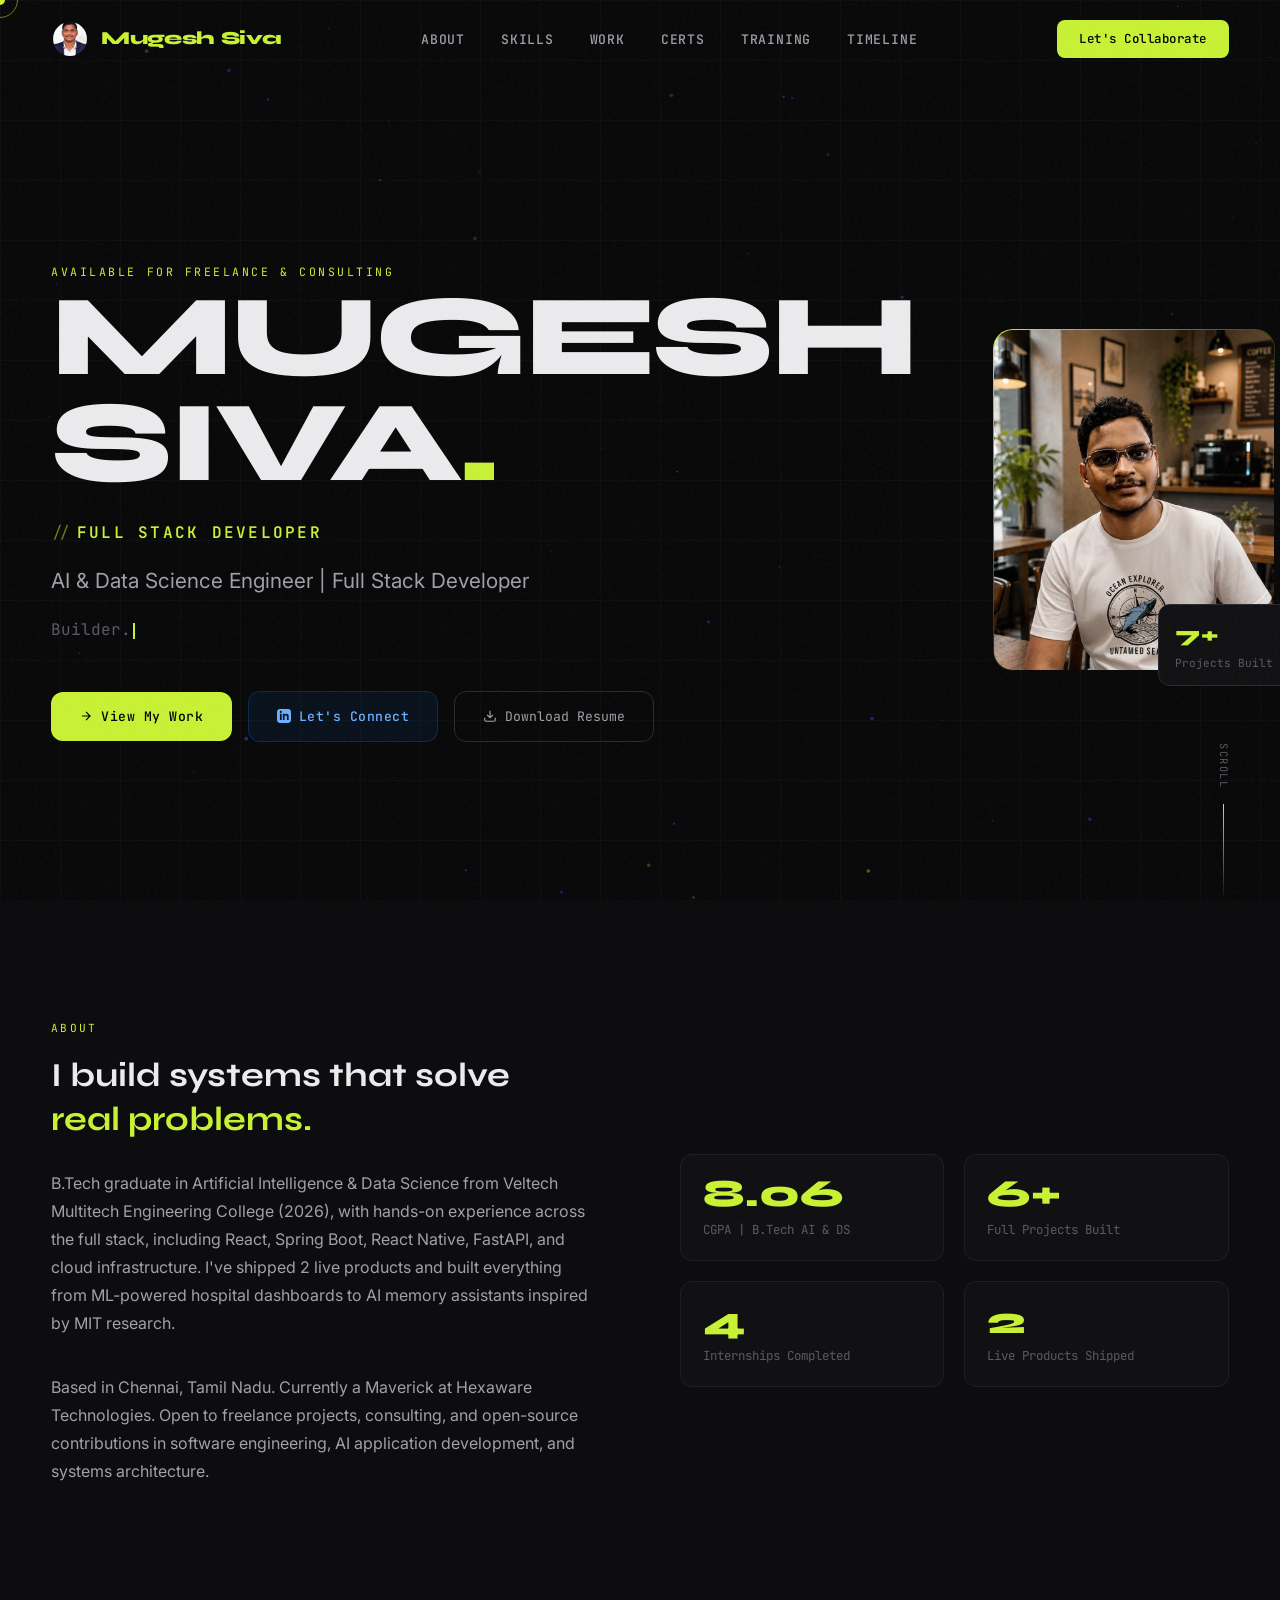
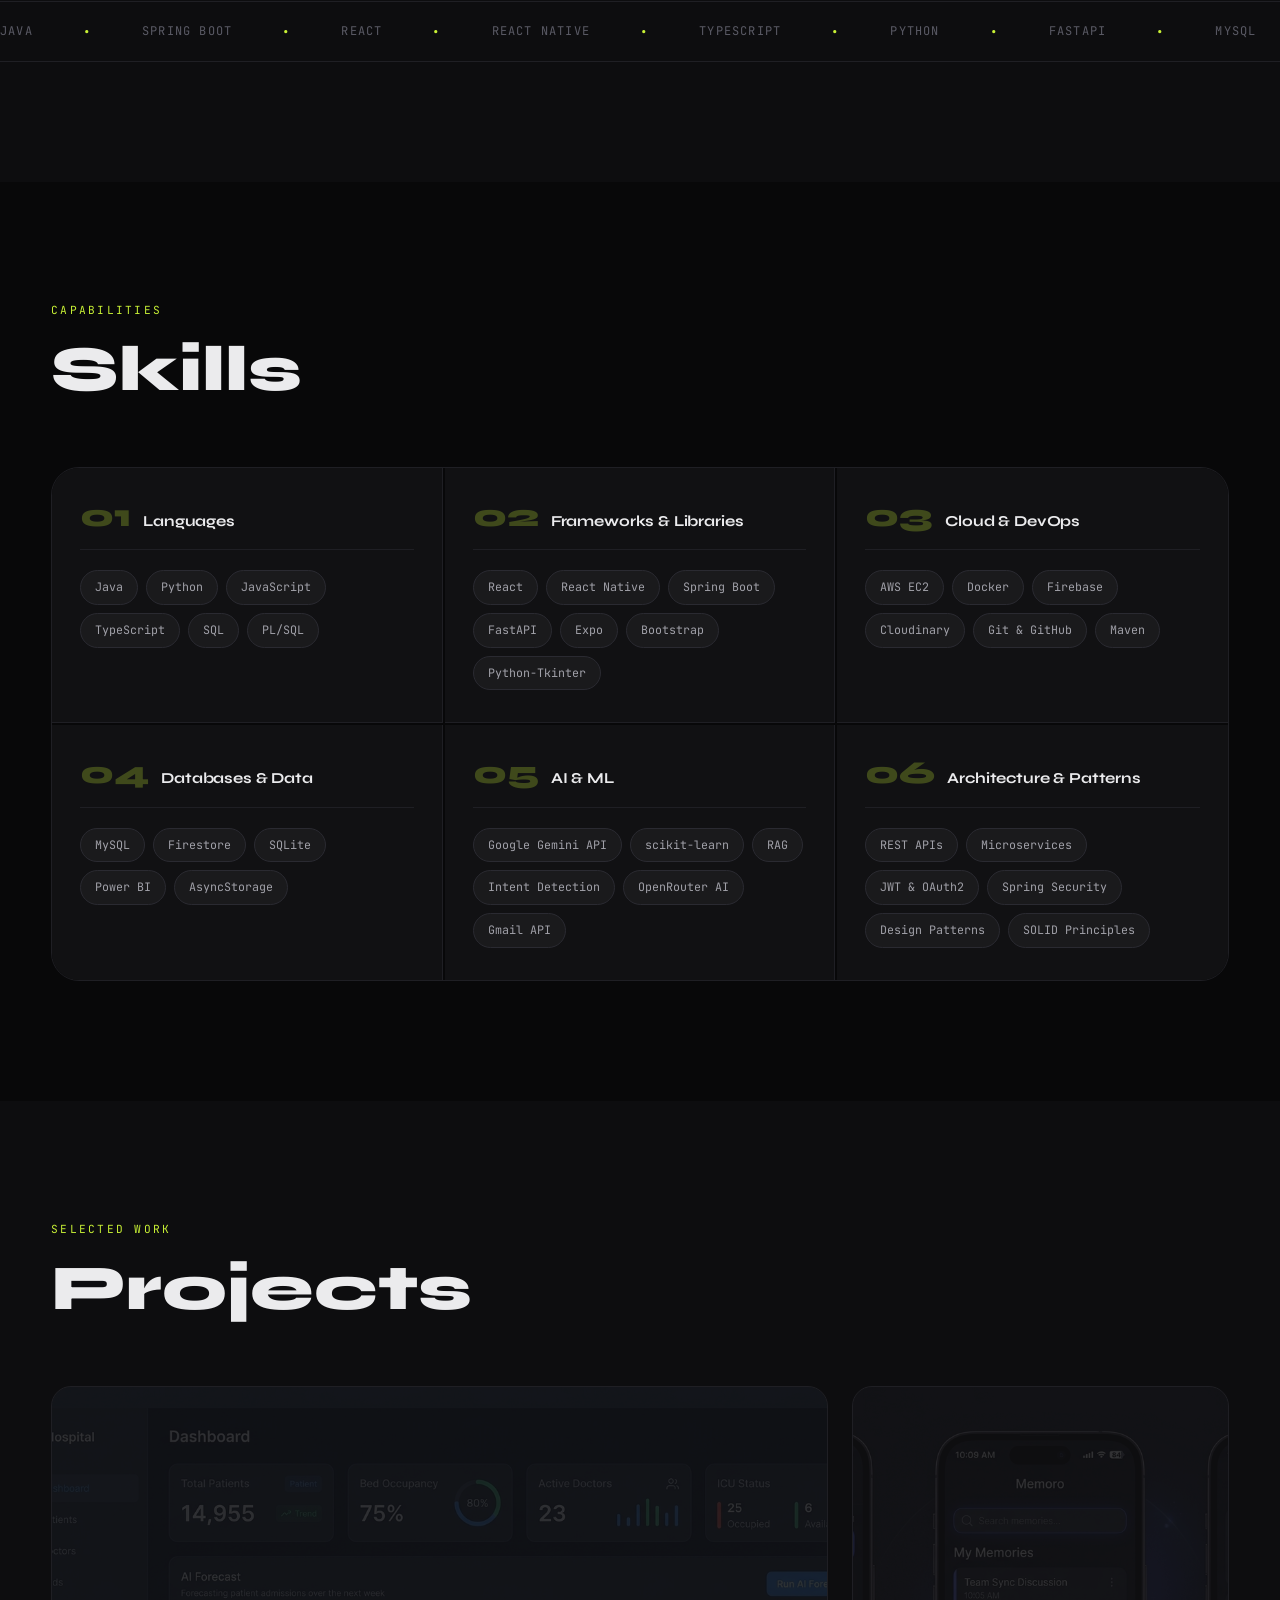
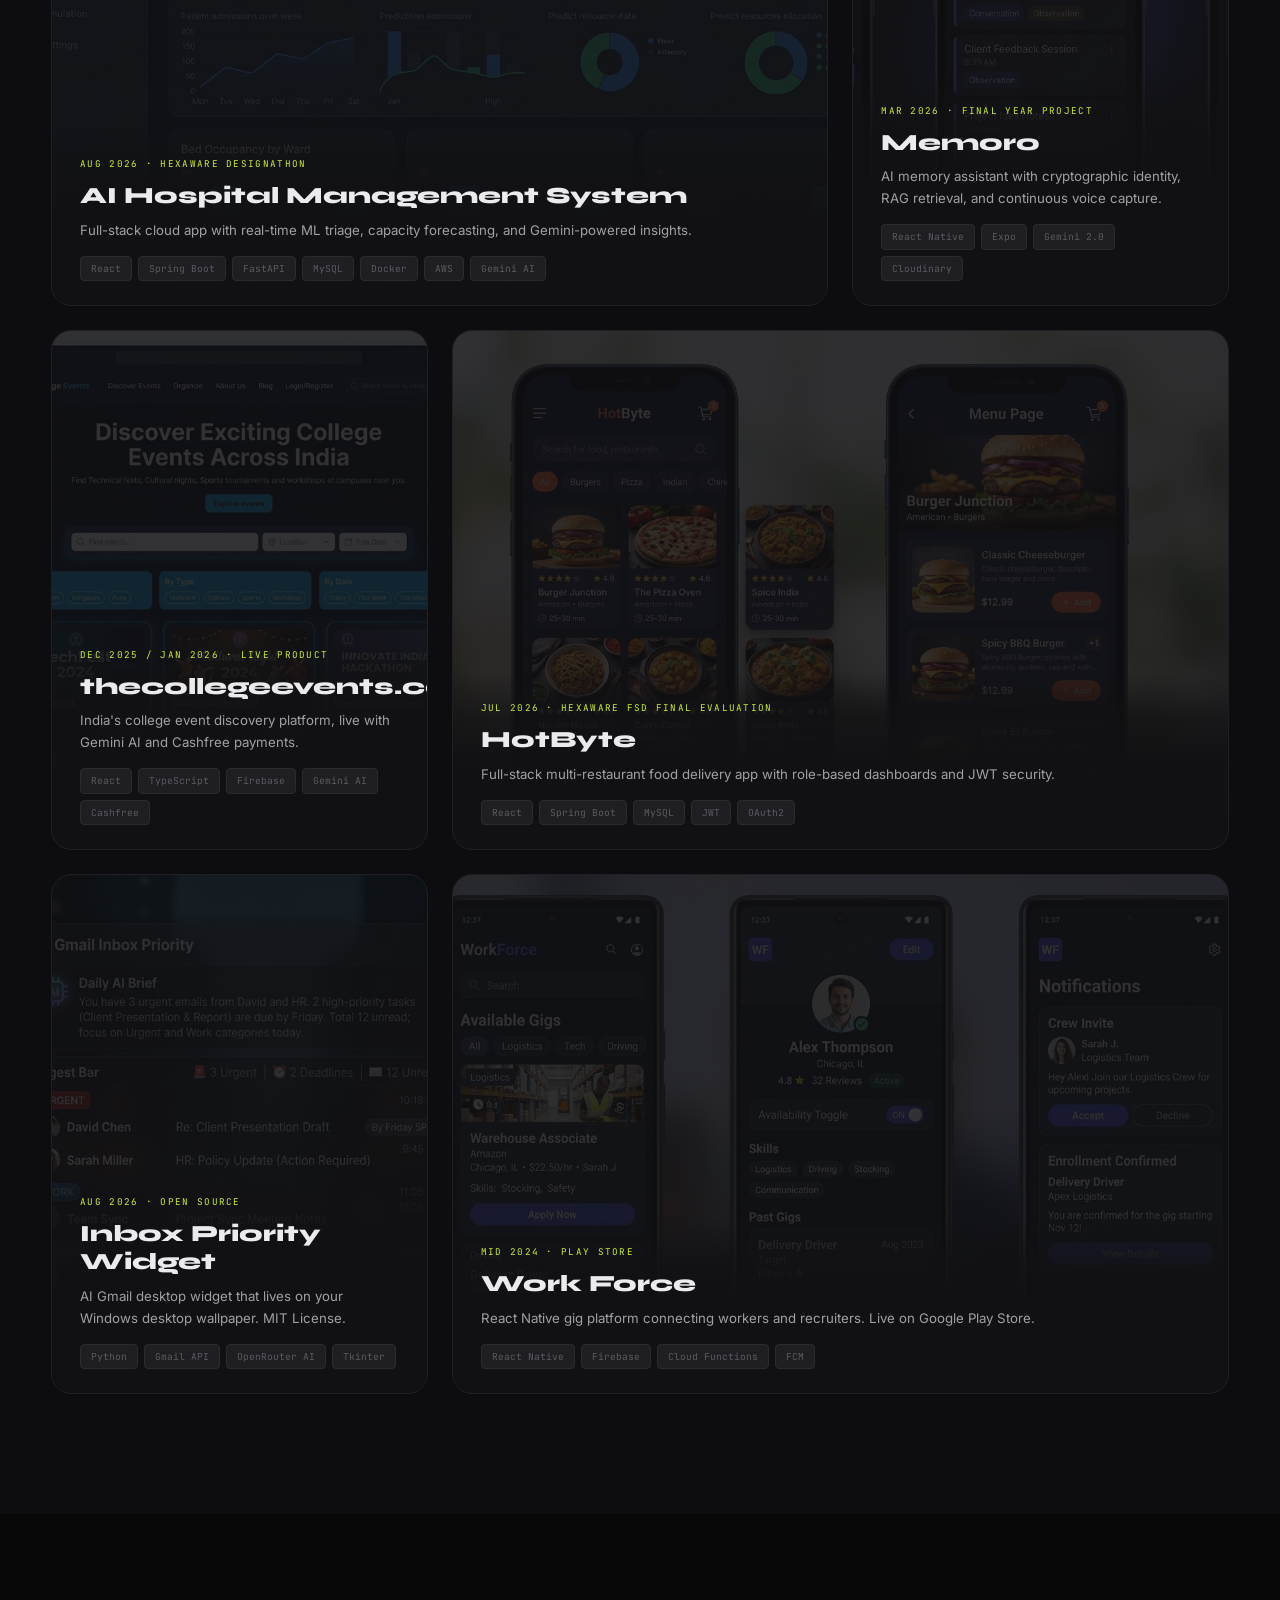
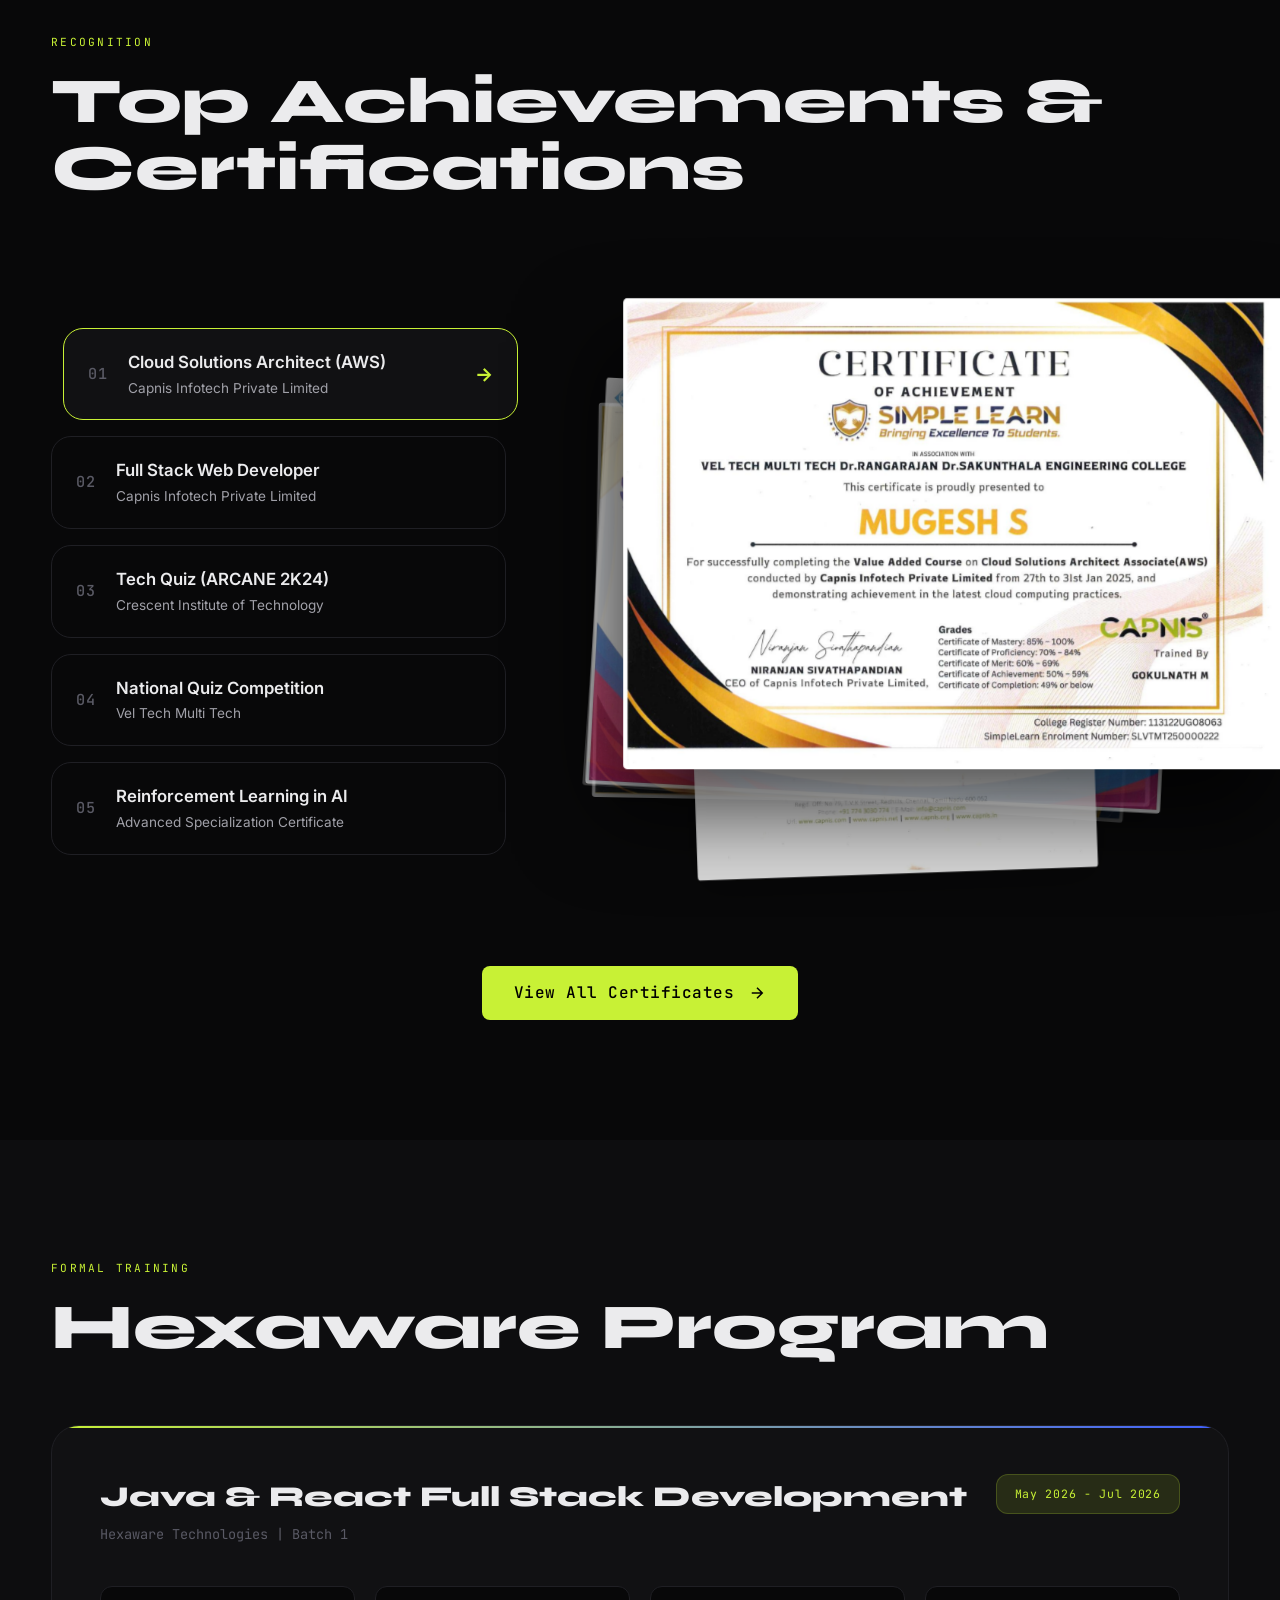
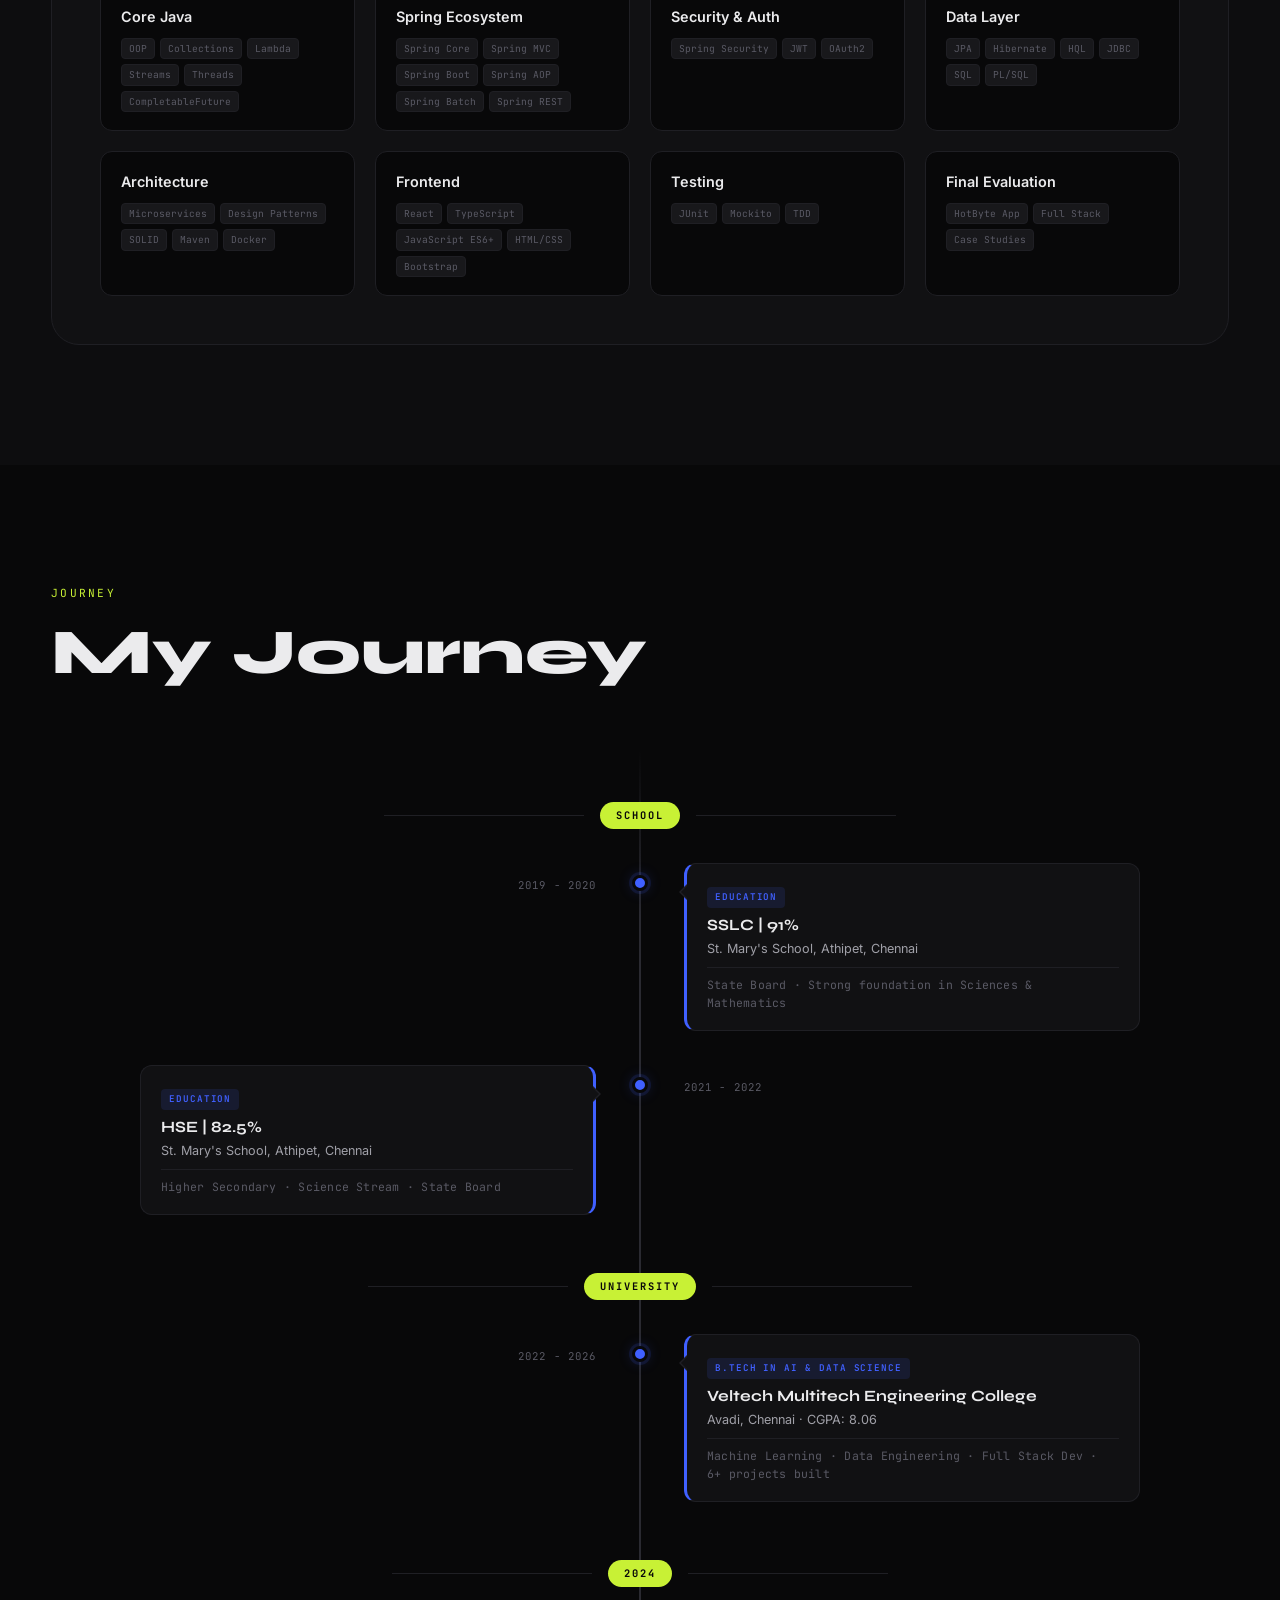
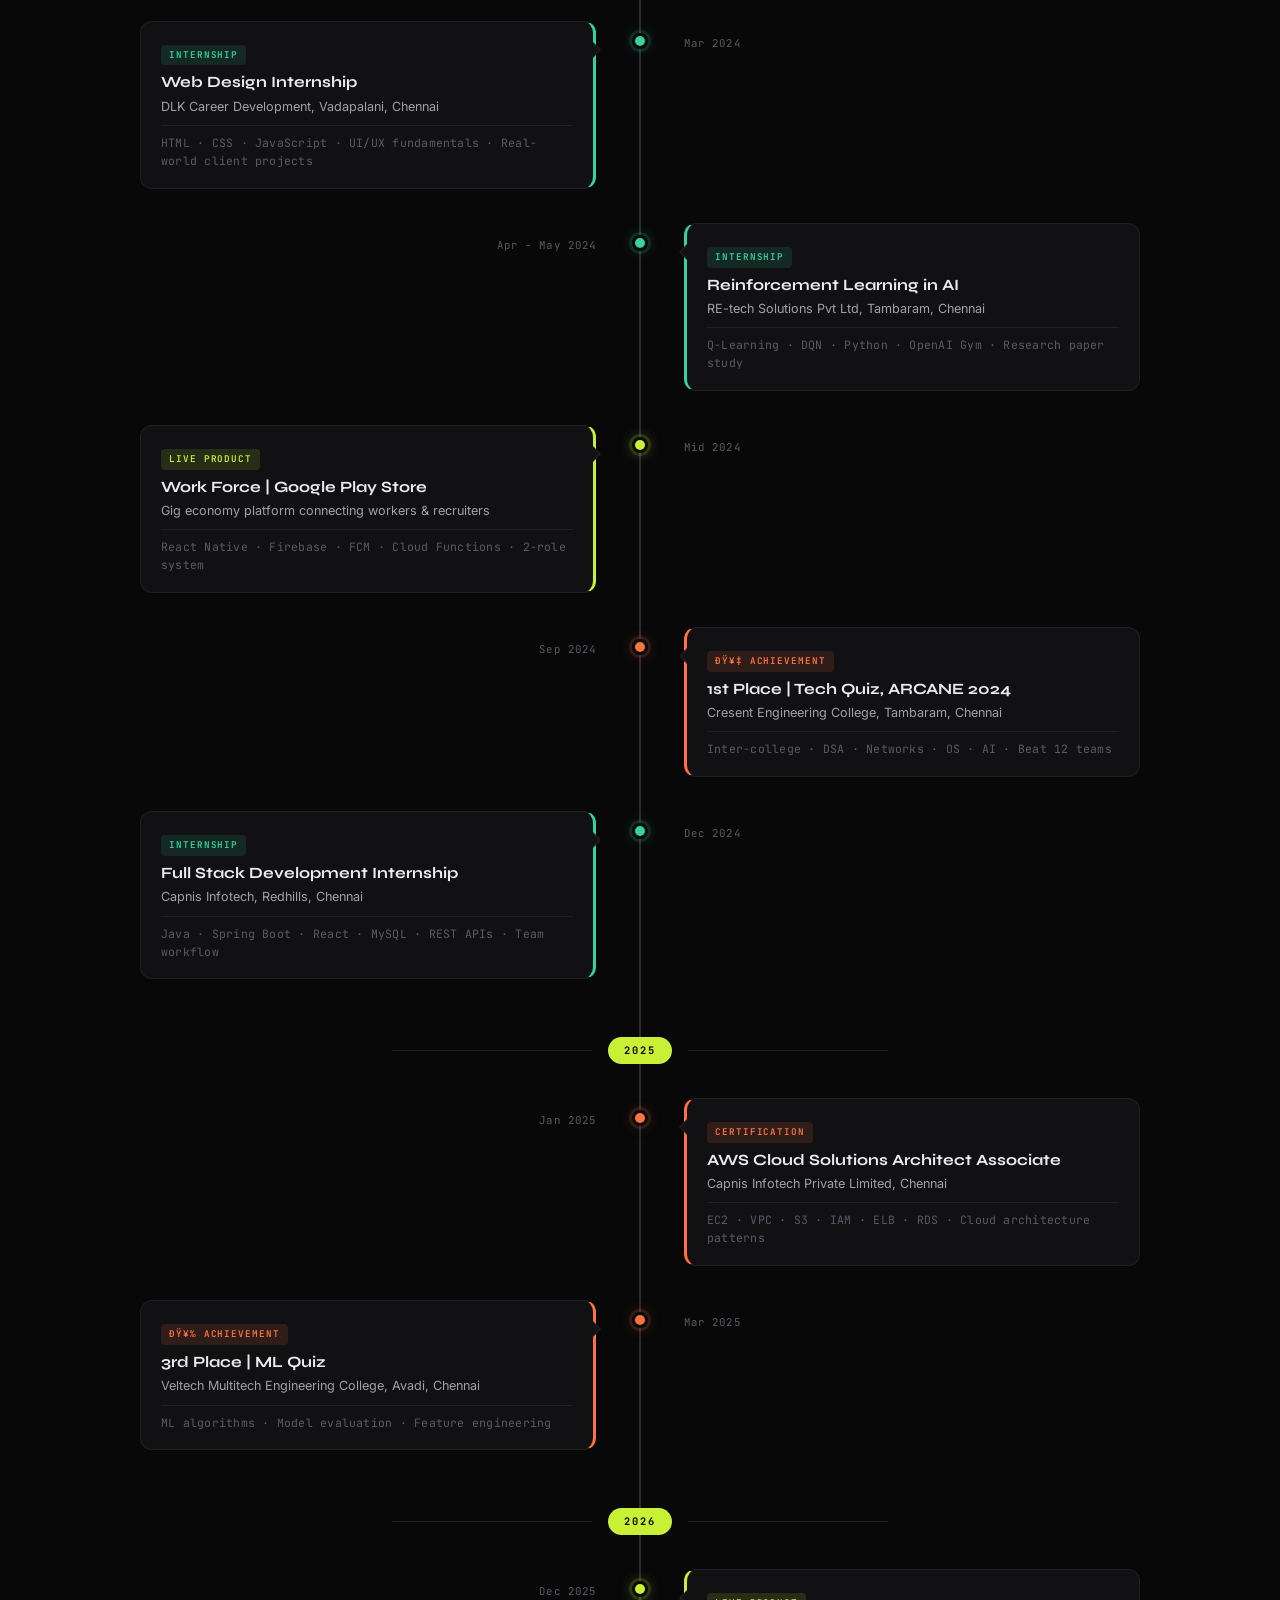
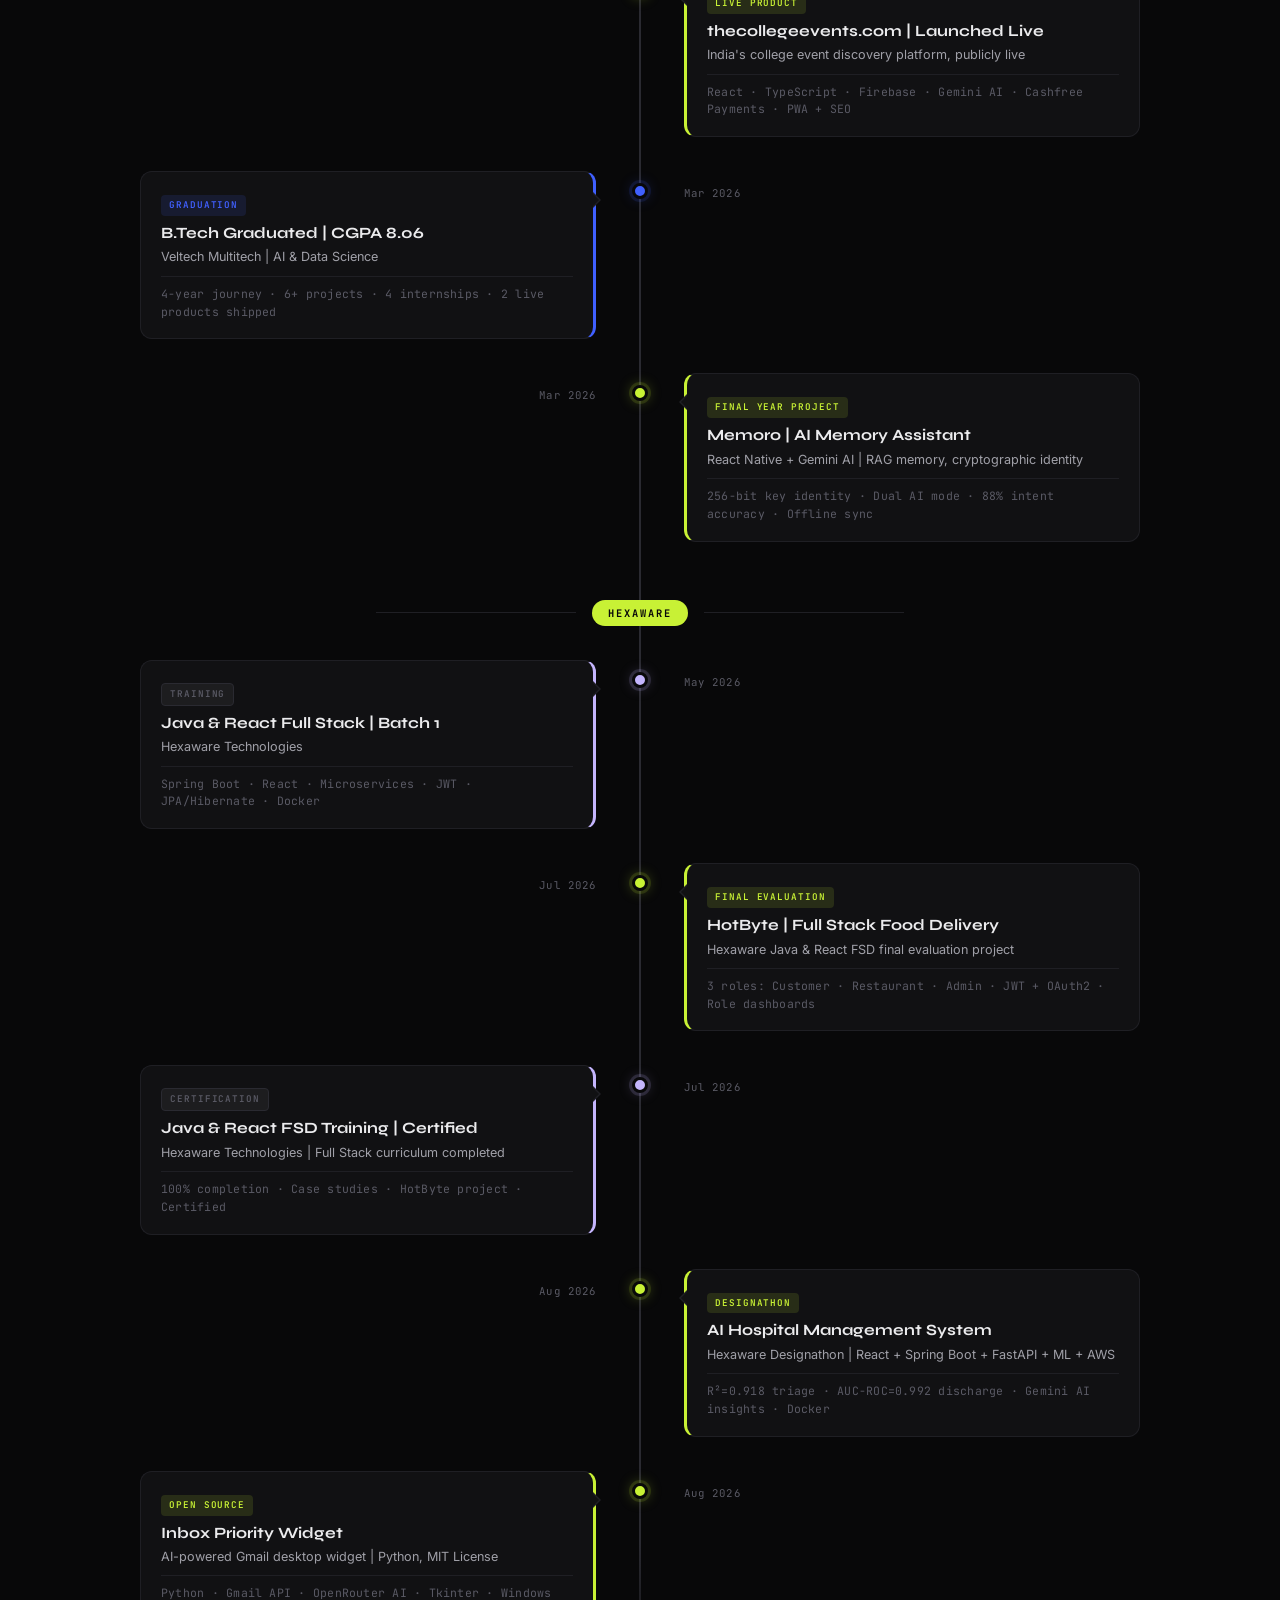
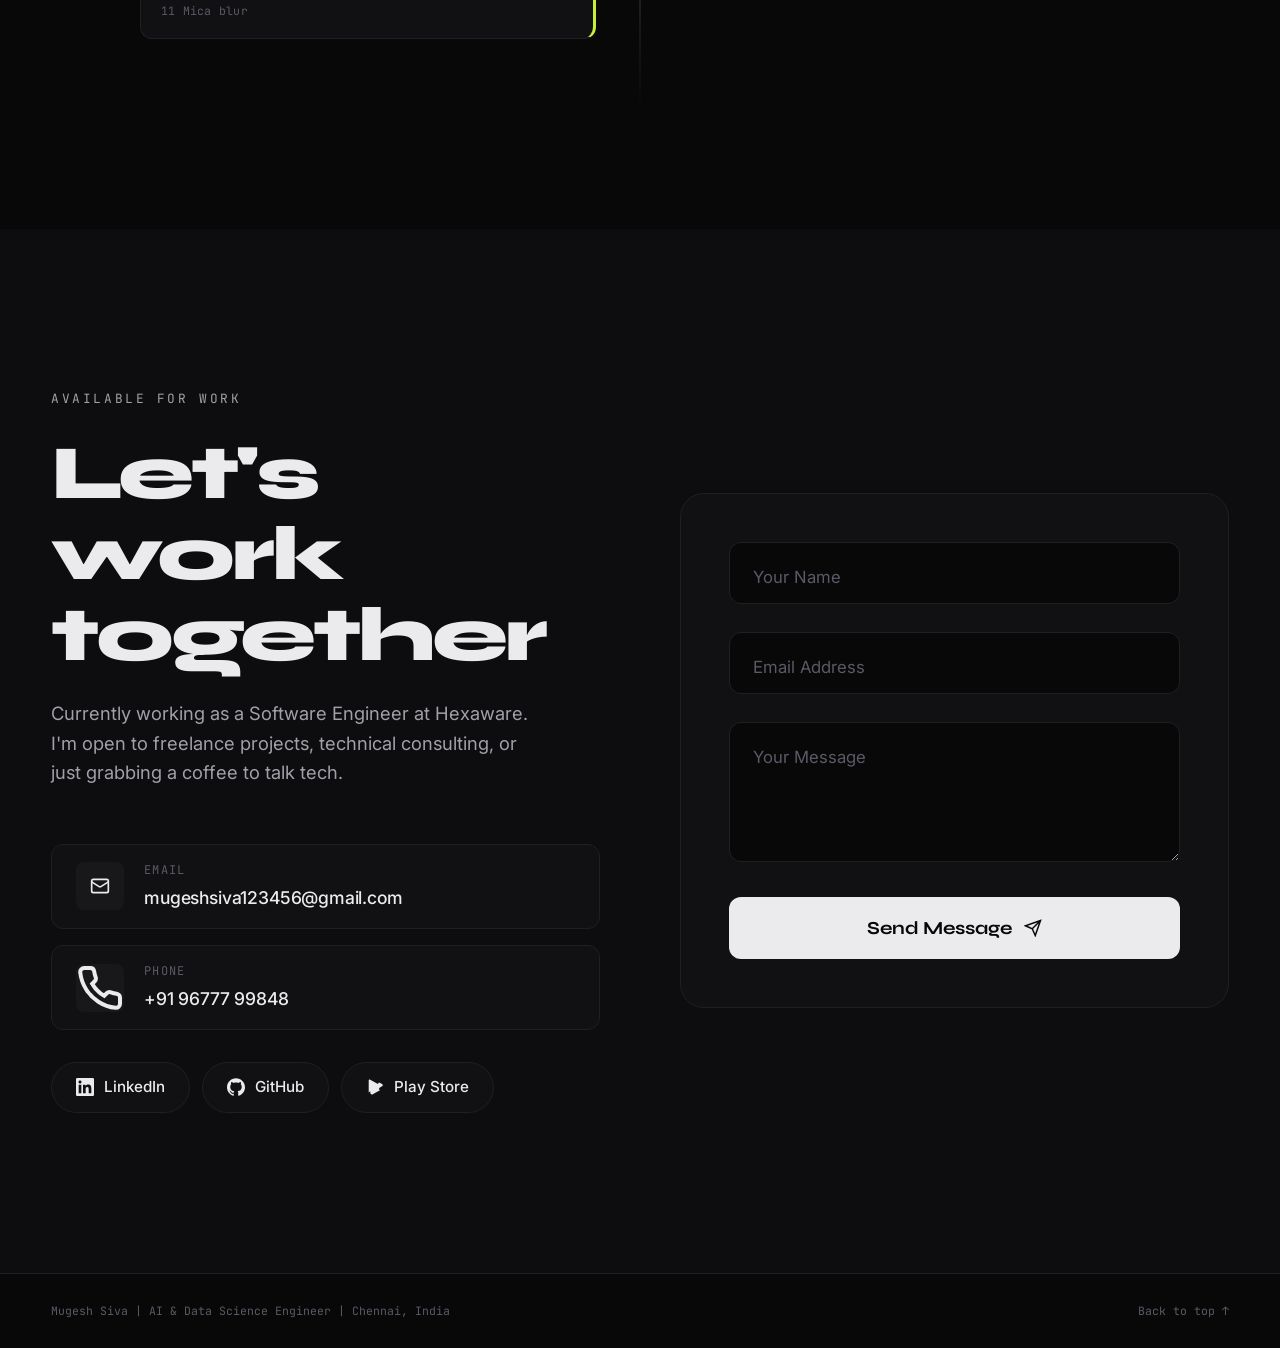
<file: index.html>
﻿<!DOCTYPE html>
<html lang="en">

<head>
  <meta charset="UTF-8" />
  <meta name="viewport" content="width=device-width, initial-scale=1.0" />
  <title>Mugesh Siva | AI & Data Science Engineer</title>
  <meta name="description"
    content="Portfolio of Mugesh Siva | AI & Data Science Engineer. B.Tech graduate building full-stack systems, mobile apps, and AI-powered products." />
  <meta name="author" content="Mugesh Siva" />
  <meta property="og:title" content="Mugesh Siva | AI & Data Science Engineer" />
  <meta property="og:description"
    content="Full-stack engineer and AI builder. 6 projects, ranging from ML-powered hospital systems to live mobile apps." />
  <meta property="og:type" content="website" />
  <link rel="preconnect" href="https://fonts.googleapis.com" />
  <link rel="preconnect" href="https://fonts.gstatic.com" crossorigin />
  <link
    href="https://fonts.googleapis.com/css2?family=Syne:wght@400;600;700;800&family=Inter:wght@300;400;500;600&family=JetBrains+Mono:wght@400;500&display=swap"
    rel="stylesheet" />
  <link rel="stylesheet" href="css/style.css" />
  <style>
    .nav-links a.active {
      color: var(--accent);
    }

    #particle-canvas {
      position: absolute;
      inset: 0;
      z-index: 0;
      pointer-events: none;
    }

    .hero-content {
      position: relative;
      z-index: 1;
    }

    .hero-photo-wrap {
      position: relative;
      z-index: 1;
    }
  </style>
</head>

<body>
  <!-- Scroll Progress Indicator -->
  <div id="scroll-progress"></div>

  <!-- Custom cursor -->
  <div id="cursor"></div>
  <div id="cursor-ring"></div>

  <!-- â”€â”€ NAV â”€â”€â”€â”€â”€â”€â”€â”€â”€â”€â”€â”€â”€â”€â”€â”€â”€â”€â”€â”€â”€â”€â”€â”€â”€â”€â”€â”€â”€â”€â”€â”€â”€â”€â”€â”€â”€â”€â”€â”€â”€â”€â”€â”€â”€â”€â”€â”€â”€â”€â”€â”€ -->
  <nav id="nav">
    <div class="nav-inner">
      <a href="#hero" class="nav-logo profile-logo">
        <img src="assets/navbar-photo.jpeg" alt="Mugesh Siva" class="nav-profile-pic" />
        <span class="nav-profile-name">Mugesh Siva</span>
      </a>
      <div class="nav-links">
        <a href="#about">About</a>
        <a href="#skills">Skills</a>
        <a href="#projects">Work</a>
        <a href="#achievements">Certs</a>
        <a href="#training">Training</a>
        <a href="#timeline">Timeline</a>
      </div>
      <a href="mailto:mugeshsiva123456@gmail.com" data-config-mailto class="nav-cta">Let's Collaborate</a>
      <button class="nav-menu-btn" aria-label="Menu">
        <span></span><span></span><span></span>
      </button>
    </div>
  </nav>

  <!-- â”€â”€ HERO â”€â”€â”€â”€â”€â”€â”€â”€â”€â”€â”€â”€â”€â”€â”€â”€â”€â”€â”€â”€â”€â”€â”€â”€â”€â”€â”€â”€â”€â”€â”€â”€â”€â”€â”€â”€â”€â”€â”€â”€â”€â”€â”€â”€â”€â”€â”€â”€â”€â”€â”€ -->
  <section id="hero" class="grid-bg">
    <canvas id="particle-canvas"></canvas>
    <div class="container">
      <div class="hero-inner">
        <div class="hero-content">
          <span class="hero-tag">Available for freelance & consulting</span>
          <h1 class="hero-name" data-scramble="MUGESH SIVA">MUGESH SIVA<span class="accent-dot">.</span></h1>
          <div class="hero-skill-cycle" id="hero-skill-cycle" aria-live="polite">
            <span class="skill-cycle-prefix">// </span>
            <div class="skill-cycle-window">
              <span class="skill-cycle-text" id="skill-cycle-text">FULL STACK DEVELOPER</span>
            </div>
          </div>
          <p class="hero-role">AI &amp; Data Science Engineer | Full Stack Developer</p>
          <p class="hero-descriptor" id="hero-descriptor"><span></span><span class="cursor-blink"></span></p>
          <div class="hero-actions">
            <a href="#projects" class="btn-primary">
              <svg width="14" height="14" fill="none" stroke="currentColor" stroke-width="2" viewBox="0 0 24 24">
                <path d="M5 12h14M12 5l7 7-7 7" />
              </svg>
              View My Work
            </a>
            <a href="#" data-config-href="linkedin" target="_blank" rel="noopener" class="btn-linkedin">
              <svg width="14" height="14" fill="currentColor" viewBox="0 0 24 24">
                <path
                  d="M19 0h-14c-2.761 0-5 2.239-5 5v14c0 2.761 2.239 5 5 5h14c2.762 0 5-2.239 5-5v-14c0-2.761-2.238-5-5-5zm-11 19h-3v-11h3v11zm-1.5-12.268c-.966 0-1.75-.79-1.75-1.764s.784-1.764 1.75-1.764 1.75.79 1.75 1.764-.783 1.764-1.75 1.764zm13.5 12.268h-3v-5.604c0-3.368-4-3.113-4 0v5.604h-3v-11h3v1.765c1.396-2.586 7-2.777 7 2.476v6.759z" />
              </svg>
              Let's Connect
            </a>
            <a href="assets/Mugesh_Siva_Resume.pdf" download class="btn-secondary">
              <svg width="14" height="14" fill="none" stroke="currentColor" stroke-width="2" viewBox="0 0 24 24">
                <path d="M21 15v4a2 2 0 0 1-2 2H5a2 2 0 0 1-2-2v-4M7 10l5 5 5-5M12 15V3" />
              </svg>
              Download Resume
            </a>
          </div>
        </div>
        <div class="hero-photo-wrap">
          <div class="hero-photo-frame">
            <img src="assets/mugesh.jpg" alt="Mugesh Siva" />
          </div>
          <div class="hero-photo-badge">
            <div class="badge-stat">7+</div>
            <div class="badge-label">Projects Built</div>
          </div>
        </div>
      </div>
    </div>
    <div class="hero-scroll">
      <span>Scroll</span>
      <div class="scroll-line"></div>
    </div>
  </section>

  <!-- â”€â”€ ABOUT â”€â”€â”€â”€â”€â”€â”€â”€â”€â”€â”€â”€â”€â”€â”€â”€â”€â”€â”€â”€â”€â”€â”€â”€â”€â”€â”€â”€â”€â”€â”€â”€â”€â”€â”€â”€â”€â”€â”€â”€â”€â”€â”€â”€â”€â”€â”€â”€â”€â”€ -->
  <section id="about" class="section">
    <div class="container">
      <div class="about-grid">
        <div>
          <span class="section-label reveal">About</span>
          <h2 class="about-statement reveal delay-1">
            I build systems that solve<br />
            <span class="highlight">real problems.</span>
          </h2>
          <p class="about-body reveal delay-2">
            B.Tech graduate in Artificial Intelligence &amp; Data Science from Veltech Multitech Engineering College
            (2026),
            with hands-on experience across the full stack, including React, Spring Boot, React Native, FastAPI, and
            cloud infrastructure.
            I've shipped 2 live products and built everything from ML-powered hospital dashboards to AI memory
            assistants
            inspired by MIT research.
          </p>
          <p class="about-body reveal delay-3">
            Based in Chennai, Tamil Nadu. Currently a Maverick at Hexaware Technologies.
            Open to freelance projects, consulting, and open-source contributions in software engineering, AI
            application development,
            and systems architecture.
          </p>
        </div>
        <div>
          <div class="about-stats reveal delay-2">
            <div class="stat-card">
              <div class="stat-number"><span data-count="8.06" data-suffix="" data-decimal="true">0</span></div>
              <div class="stat-label">CGPA | B.Tech AI &amp; DS</div>
            </div>
            <div class="stat-card">
              <div class="stat-number"><span data-count="6" data-suffix="+">0</span></div>
              <div class="stat-label">Full Projects Built</div>
            </div>
            <div class="stat-card">
              <div class="stat-number"><span data-count="4" data-suffix="">0</span></div>
              <div class="stat-label">Internships Completed</div>
            </div>
            <div class="stat-card">
              <div class="stat-number"><span data-count="2" data-suffix="">0</span></div>
              <div class="stat-label">Live Products Shipped</div>
            </div>
          </div>
        </div>
      </div>
    </div>

    <div class="marquee-wrap reveal" style="margin-top:80px;">
      <div class="marquee-track">
        <span class="marquee-item">Java</span>
        <span class="marquee-item">Spring Boot</span>
        <span class="marquee-item">React</span>
        <span class="marquee-item">React Native</span>
        <span class="marquee-item">TypeScript</span>
        <span class="marquee-item">Python</span>
        <span class="marquee-item">FastAPI</span>
        <span class="marquee-item">MySQL</span>
        <span class="marquee-item">Firebase</span>
        <span class="marquee-item">AWS EC2</span>
        <span class="marquee-item">Docker</span>
        <span class="marquee-item">Gemini AI</span>
        <span class="marquee-item">JWT</span>
        <span class="marquee-item">Spring Security</span>
        <span class="marquee-item">Expo</span>
        <span class="marquee-item">Cloudinary</span>
        <!-- Duplicate for seamless loop -->
        <span class="marquee-item">Java</span>
        <span class="marquee-item">Spring Boot</span>
        <span class="marquee-item">React</span>
        <span class="marquee-item">React Native</span>
        <span class="marquee-item">TypeScript</span>
        <span class="marquee-item">Python</span>
        <span class="marquee-item">FastAPI</span>
        <span class="marquee-item">MySQL</span>
        <span class="marquee-item">Firebase</span>
        <span class="marquee-item">AWS EC2</span>
        <span class="marquee-item">Docker</span>
        <span class="marquee-item">Gemini AI</span>
        <span class="marquee-item">JWT</span>
        <span class="marquee-item">Spring Security</span>
        <span class="marquee-item">Expo</span>
        <span class="marquee-item">Cloudinary</span>
      </div>
    </div>
  </section>

  <!-- â”€â”€ SKILLS â”€â”€â”€â”€â”€â”€â”€â”€â”€â”€â”€â”€â”€â”€â”€â”€â”€â”€â”€â”€â”€â”€â”€â”€â”€â”€â”€â”€â”€â”€â”€â”€â”€â”€â”€â”€â”€â”€â”€â”€â”€â”€â”€â”€â”€â”€â”€â”€â”€â”€ -->
  <section id="skills" class="section">
    <div class="container">
      <span class="section-label reveal">Capabilities</span>
      <h2 class="section-title reveal delay-1">Skills</h2>
      <div class="skills-grid">

        <div class="skills-category reveal">
          <div class="skills-cat-header">
            <div class="skills-cat-icon">01</div>
            <span class="skills-cat-label">Languages</span>
          </div>
          <div class="skills-tags">
            <span class="skill-tag">Java</span>
            <span class="skill-tag">Python</span>
            <span class="skill-tag">JavaScript</span>
            <span class="skill-tag">TypeScript</span>
            <span class="skill-tag">SQL</span>
            <span class="skill-tag">PL/SQL</span>
          </div>
        </div>

        <div class="skills-category reveal delay-1">
          <div class="skills-cat-header">
            <div class="skills-cat-icon">02</div>
            <span class="skills-cat-label">Frameworks &amp; Libraries</span>
          </div>
          <div class="skills-tags">
            <span class="skill-tag">React</span>
            <span class="skill-tag">React Native</span>
            <span class="skill-tag">Spring Boot</span>
            <span class="skill-tag">FastAPI</span>
            <span class="skill-tag">Expo</span>
            <span class="skill-tag">Bootstrap</span>
            <span class="skill-tag">Python-Tkinter</span>
          </div>
        </div>

        <div class="skills-category reveal delay-2">
          <div class="skills-cat-header">
            <div class="skills-cat-icon">03</div>
            <span class="skills-cat-label">Cloud &amp; DevOps</span>
          </div>
          <div class="skills-tags">
            <span class="skill-tag">AWS EC2</span>
            <span class="skill-tag">Docker</span>
            <span class="skill-tag">Firebase</span>
            <span class="skill-tag">Cloudinary</span>
            <span class="skill-tag">Git &amp; GitHub</span>
            <span class="skill-tag">Maven</span>
          </div>
        </div>

        <div class="skills-category reveal delay-3">
          <div class="skills-cat-header">
            <div class="skills-cat-icon">04</div>
            <span class="skills-cat-label">Databases &amp; Data</span>
          </div>
          <div class="skills-tags">
            <span class="skill-tag">MySQL</span>
            <span class="skill-tag">Firestore</span>
            <span class="skill-tag">SQLite</span>
            <span class="skill-tag">Power BI</span>
            <span class="skill-tag">AsyncStorage</span>
          </div>
        </div>

        <div class="skills-category reveal delay-4">
          <div class="skills-cat-header">
            <div class="skills-cat-icon">05</div>
            <span class="skills-cat-label">AI &amp; ML</span>
          </div>
          <div class="skills-tags">
            <span class="skill-tag">Google Gemini API</span>
            <span class="skill-tag">scikit-learn</span>
            <span class="skill-tag">RAG</span>
            <span class="skill-tag">Intent Detection</span>
            <span class="skill-tag">OpenRouter AI</span>
            <span class="skill-tag">Gmail API</span>
          </div>
        </div>

        <div class="skills-category reveal delay-5">
          <div class="skills-cat-header">
            <div class="skills-cat-icon">06</div>
            <span class="skills-cat-label">Architecture &amp; Patterns</span>
          </div>
          <div class="skills-tags">
            <span class="skill-tag">REST APIs</span>
            <span class="skill-tag">Microservices</span>
            <span class="skill-tag">JWT &amp; OAuth2</span>
            <span class="skill-tag">Spring Security</span>
            <span class="skill-tag">Design Patterns</span>
            <span class="skill-tag">SOLID Principles</span>
          </div>
        </div>

      </div>
    </div>
  </section>

  <!-- â”€â”€ PROJECTS â”€â”€â”€â”€â”€â”€â”€â”€â”€â”€â”€â”€â”€â”€â”€â”€â”€â”€â”€â”€â”€â”€â”€â”€â”€â”€â”€â”€â”€â”€â”€â”€â”€â”€â”€â”€â”€â”€â”€â”€â”€â”€â”€â”€â”€â”€â”€â”€ -->
  <section id="projects" class="section">
    <div class="container">
      <span class="section-label reveal">Selected Work</span>
      <h2 class="section-title reveal delay-1">Projects</h2>
      <div class="bento-grid">

        <!-- 1 | Hospital (wide) -->
        <div class="bento-card reveal" onclick="window.location.href='projects/hospital-management.html'">
          <img class="bento-img" src="assets/hospital-preview.jpg" alt="AI Hospital Management System" />
          <div class="bento-footer">
            <span class="bento-tag">Aug 2026 · Hexaware Designathon</span>
            <div class="bento-name">AI Hospital Management System</div>
            <div class="bento-desc">Full-stack cloud app with real-time ML triage, capacity forecasting, and
              Gemini-powered insights.</div>
            <div class="bento-stack">
              <span>React</span><span>Spring
                Boot</span><span>FastAPI</span><span>MySQL</span><span>Docker</span><span>AWS</span><span>Gemini
                AI</span>
            </div>
          </div>
          <div class="bento-overlay">
            <div>
              <div class="overlay-title">AI Hospital Management System</div>
              <div class="overlay-desc">A full-stack cloud hospital system built for the Hexaware Designathon. Features
                3 trained ML models with industry-grade accuracy metrics.</div>
              <ul class="overlay-features">
                <li>Severity model: R² = 0.918 (real-time patient triage from vitals</li>
                <li>Discharge prediction: AUC-ROC = 0.992</li>
                <li>Bed demand forecasting: R² = 0.71</li>
                <li>Gemini AI for operational dashboard insights</li>
                <li>Capacity simulation with Recharts visualisation</li>
                <li>Deployed on AWS EC2 with Docker containers</li>
              </ul>
            </div>
            <div class="overlay-actions">
              <span class="overlay-btn overlay-btn-primary">Explore Project <svg width="14" height="14" fill="none"
                  stroke="currentColor" stroke-width="2" viewBox="0 0 24 24">
                  <path d="M5 12h14M12 5l7 7-7 7" />
                </svg></span>
            </div>
          </div>
        </div>

        <!-- 2 | Memoro -->
        <div class="bento-card reveal delay-1" onclick="window.location.href='projects/memoro.html'">
          <img class="bento-img" src="assets/memoro-preview.jpg" alt="Memoro" />
          <div class="bento-footer">
            <span class="bento-tag">Mar 2026 · Final Year Project</span>
            <div class="bento-name">Memoro</div>
            <div class="bento-desc">AI memory assistant with cryptographic identity, RAG retrieval, and continuous voice
              capture.</div>
            <div class="bento-stack">
              <span>React Native</span><span>Expo</span><span>Gemini 2.0</span><span>Cloudinary</span>
            </div>
          </div>
          <div class="bento-overlay">
            <div>
              <div class="overlay-title">Memoro</div>
              <div class="overlay-desc">A personal AI memory assistant that listens, stores, and recalls everything you
                say. No account needed; uses a 256-bit cryptographic key as identity.</div>
              <ul class="overlay-features">
                <li>Cryptographic key-based identity (no login/account)</li>
                <li>Dual AI mode: Conversational + Deep Memory (RAG)</li>
                <li>Intent detection engine with 88% accuracy</li>
                <li>PIN + biometric authentication with progressive lockout</li>
                <li>Offline mode with automatic cloud sync</li>
              </ul>
            </div>
            <div class="overlay-actions">
              <span class="overlay-btn overlay-btn-primary">Explore Project <svg width="14" height="14" fill="none"
                  stroke="currentColor" stroke-width="2" viewBox="0 0 24 24">
                  <path d="M5 12h14M12 5l7 7-7 7" />
                </svg></span>
            </div>
          </div>
        </div>

        <!-- 3 | thecollegeevents.com -->
        <div class="bento-card reveal delay-2" onclick="window.location.href='projects/college-events.html'">
          <img class="bento-img" src="assets/college-events-preview.jpg" alt="The College Events" />
          <div class="bento-footer">
            <span class="bento-tag">Dec 2025 / Jan 2026 · Live Product</span>
            <div class="bento-name">thecollegeevents.com</div>
            <div class="bento-desc">India's college event discovery platform, live with Gemini AI and Cashfree payments.
            </div>
            <div class="bento-stack">
              <span>React</span><span>TypeScript</span><span>Firebase</span><span>Gemini AI</span><span>Cashfree</span>
            </div>
          </div>
          <div class="bento-overlay">
            <div>
              <div class="overlay-title">thecollegeevents.com</div>
              <div class="overlay-desc">A live platform for discovering inter-college events across India. Colleges
                register, get admin-approved, and promote events with paid listings.</div>
              <ul class="overlay-features">
                <li>Live at thecollegeevents.com</li>
                <li>Multi-role: Students, Colleges, Admin</li>
                <li>Cashfree payment integration for promotions</li>
                <li>Gemini AI event recommendations</li>
                <li>Full SEO + PWA + structured data</li>
              </ul>
            </div>
            <div class="overlay-actions">
              <span class="overlay-btn overlay-btn-primary">Explore Project <svg width="14" height="14" fill="none"
                  stroke="currentColor" stroke-width="2" viewBox="0 0 24 24">
                  <path d="M5 12h14M12 5l7 7-7 7" />
                </svg></span>
              <a href="#" data-config-href="collegeEventsUrl" target="_blank" rel="noopener"
                class="overlay-btn overlay-btn-ghost" onclick="event.stopPropagation()">Live Site</a>
            </div>
          </div>
        </div>

        <!-- 4 | HotByte (wide) -->
        <div class="bento-card reveal" onclick="window.location.href='projects/hotbyte.html'">
          <img class="bento-img" src="assets/hotbyte-preview.jpg" alt="HotByte" />
          <div class="bento-footer">
            <span class="bento-tag">Jul 2026 · Hexaware FSD Final Evaluation</span>
            <div class="bento-name">HotByte</div>
            <div class="bento-desc">Full-stack multi-restaurant food delivery app with role-based dashboards and JWT
              security.</div>
            <div class="bento-stack">
              <span>React</span><span>Spring Boot</span><span>MySQL</span><span>JWT</span><span>OAuth2</span>
            </div>
          </div>
          <div class="bento-overlay">
            <div>
              <div class="overlay-title">HotByte</div>
              <div class="overlay-desc">A full-stack food delivery platform built as the final evaluation project for
                Hexaware's Java + React FSD training. Three distinct roles with dedicated dashboards.</div>
              <ul class="overlay-features">
                <li>Customer: Browse, cart, checkout, order tracking</li>
                <li>Restaurant owner: Menu management, live orders</li>
                <li>Admin: Manage restaurants, users, orders, menus</li>
                <li>JWT + OAuth2 authentication with forgot password flow</li>
                <li>Veg/non-veg + category + sort filters</li>
              </ul>
            </div>
            <div class="overlay-actions">
              <span class="overlay-btn overlay-btn-primary">Explore Project <svg width="14" height="14" fill="none"
                  stroke="currentColor" stroke-width="2" viewBox="0 0 24 24">
                  <path d="M5 12h14M12 5l7 7-7 7" />
                </svg></span>
              <a href="#" data-config-href="githubHotbyte" target="_blank" rel="noopener"
                class="overlay-btn overlay-btn-ghost" onclick="event.stopPropagation()">GitHub</a>
            </div>
          </div>
        </div>

        <!-- 5 | Inbox Widget -->
        <div class="bento-card reveal delay-1" onclick="window.location.href='projects/inbox-widget.html'">
          <img class="bento-img" src="assets/email-widget-preview.jpg" alt="Inbox Priority Widget" />
          <div class="bento-footer">
            <span class="bento-tag">Aug 2026 · Open Source</span>
            <div class="bento-name">Inbox Priority Widget</div>
            <div class="bento-desc">AI Gmail desktop widget that lives on your Windows desktop wallpaper. MIT License.
            </div>
            <div class="bento-stack">
              <span>Python</span><span>Gmail API</span><span>OpenRouter AI</span><span>Tkinter</span>
            </div>
          </div>
          <div class="bento-overlay">
            <div>
              <div class="overlay-title">Inbox Priority Widget</div>
              <div class="overlay-desc">A borderless desktop panel that reads and classifies your Gmail with AI, shows a
                daily brief, detects deadlines, and drafts replies | all without ever opening Gmail.</div>
              <ul class="overlay-features">
                <li>Multi-account Gmail polling (read-only, by design)</li>
                <li>AI classification: Urgent, Work, Personal, Newsletter</li>
                <li>Classification caching to optimize free-tier API keys last longer</li>
                <li>Deadline detection and AI draft replies on demand</li>
                <li>Windows 11 Mica/Acrylic glass blur, desktop-embedded</li>
              </ul>
            </div>
            <div class="overlay-actions">
              <span class="overlay-btn overlay-btn-primary">Explore Project <svg width="14" height="14" fill="none"
                  stroke="currentColor" stroke-width="2" viewBox="0 0 24 24">
                  <path d="M5 12h14M12 5l7 7-7 7" />
                </svg></span>
            </div>
          </div>
        </div>

        <!-- 6 | Work Force -->
        <div class="bento-card reveal delay-2" onclick="window.location.href='projects/workforce.html'">
          <img class="bento-img" src="assets/workforce-preview.jpg" alt="Work Force" />
          <div class="bento-footer">
            <span class="bento-tag">Mid 2024 · Play Store</span>
            <div class="bento-name">Work Force</div>
            <div class="bento-desc">React Native gig platform connecting workers and recruiters. Live on Google Play
              Store.</div>
            <div class="bento-stack">
              <span>React Native</span><span>Firebase</span><span>Cloud Functions</span><span>FCM</span>
            </div>
          </div>
          <div class="bento-overlay">
            <div>
              <div class="overlay-title">Work Force</div>
              <div class="overlay-desc">A gig economy platform connecting workers with recruiters, published on the
                Google Play Store. Real-time job listings and crew invite system.</div>
              <ul class="overlay-features">
                <li>Live on Google Play Store</li>
                <li>Real-time gig listings and enrollment</li>
                <li>Crew invite system with notifications (FCM)</li>
                <li>Role-based profiles | Worker and Recruiter</li>
                <li>Firebase Auth, Firestore, Cloud Functions, Storage</li>
              </ul>
            </div>
            <div class="overlay-actions">
              <span class="overlay-btn overlay-btn-primary">Explore Project <svg width="14" height="14" fill="none"
                  stroke="currentColor" stroke-width="2" viewBox="0 0 24 24">
                  <path d="M5 12h14M12 5l7 7-7 7" />
                </svg></span>
              <a href="#" data-config-href="playStoreUrl" target="_blank" rel="noopener"
                class="overlay-btn overlay-btn-ghost" onclick="event.stopPropagation()">Play Store</a>
            </div>
          </div>
        </div>

      </div>
    </div>
  </section>

  <!-- â”€â”€ ACHIEVEMENTS â”€â”€â”€â”€â”€â”€â”€â”€â”€â”€â”€â”€â”€â”€â”€â”€â”€â”€â”€â”€â”€â”€â”€â”€â”€â”€â”€â”€â”€â”€â”€â”€â”€â”€â”€â”€â”€â”€â”€â”€â”€â”€â”€â”€ -->
  <section id="achievements" class="section">
    <div class="container">
      <span class="section-label reveal">Recognition</span>
      <h2 class="section-title reveal delay-1">Top Achievements & Certifications</h2>

      <div class="achievements-split">
        <div class="achievements-list">
          <div class="achievement-item active reveal" data-cert="0">
            <div class="achievement-index">01</div>
            <div class="achievement-info">
              <h3 class="achievement-title">Cloud Solutions Architect (AWS)</h3>
              <p class="achievement-sub">Capnis Infotech Private Limited</p>
            </div>
            <div class="achievement-arrow">→</div>
          </div>
          <div class="achievement-item reveal delay-1" data-cert="1">
            <div class="achievement-index">02</div>
            <div class="achievement-info">
              <h3 class="achievement-title">Full Stack Web Developer</h3>
              <p class="achievement-sub">Capnis Infotech Private Limited</p>
            </div>
            <div class="achievement-arrow">→</div>
          </div>
          <div class="achievement-item reveal delay-2" data-cert="2">
            <div class="achievement-index">03</div>
            <div class="achievement-info">
              <h3 class="achievement-title">Tech Quiz (ARCANE 2K24)</h3>
              <p class="achievement-sub">Crescent Institute of Technology</p>
            </div>
            <div class="achievement-arrow">→</div>
          </div>
          <div class="achievement-item reveal delay-3" data-cert="3">
            <div class="achievement-index">04</div>
            <div class="achievement-info">
              <h3 class="achievement-title">National Quiz Competition</h3>
              <p class="achievement-sub">Vel Tech Multi Tech</p>
            </div>
            <div class="achievement-arrow">→</div>
          </div>
          <div class="achievement-item reveal delay-4" data-cert="4">
            <div class="achievement-index">05</div>
            <div class="achievement-info">
              <h3 class="achievement-title">Reinforcement Learning in AI</h3>
              <p class="achievement-sub">Advanced Specialization Certificate</p>
            </div>
            <div class="achievement-arrow">→</div>
          </div>
        </div>

        <div class="certificates-raw-stack reveal delay-2">
          <img src="assets/certificates/cert1.jpg" class="raw-cert-img active" data-cert="0" alt="AWS Certificate">
          <img src="assets/certificates/cert2.jpg" class="raw-cert-img" data-cert="1" alt="Capnis Intern Certificate">
          <img src="assets/certificates/cert3.jpg" class="raw-cert-img" data-cert="2" alt="Tech Quiz Certificate">
          <img src="assets/certificates/cert4.jpg" class="raw-cert-img" data-cert="3" alt="ML Quiz Certificate">
          <img src="assets/certificates/cert5.jpg" class="raw-cert-img" data-cert="4"
            alt="Reinforcement Learning Certificate">
        </div>
      </div>
      <div style="text-align: center; margin-top: 50px;">
        <a href="certificates.html" class="overlay-btn overlay-btn-primary"
          style="padding: 14px 32px; font-size: 1rem; text-decoration: none; display: inline-flex; border-radius: 8px;">
          View All Certificates
          <svg width="18" height="18" fill="none" stroke="currentColor" stroke-width="2" viewBox="0 0 24 24"
            style="margin-left: 8px;">
            <path d="M5 12h14M12 5l7 7-7 7" />
          </svg>
        </a>
      </div>
    </div>
  </section>

  <!-- â”€â”€ TRAINING â”€â”€â”€â”€â”€â”€â”€â”€â”€â”€â”€â”€â”€â”€â”€â”€â”€â”€â”€â”€â”€â”€â”€â”€â”€â”€â”€â”€â”€â”€â”€â”€â”€â”€â”€â”€â”€â”€â”€â”€â”€â”€â”€â”€â”€â”€â”€â”€â”€ -->
  <section id="training" class="section">
    <div class="container">
      <span class="section-label reveal">Formal Training</span>
      <h2 class="section-title reveal delay-1">Hexaware Program</h2>
      <div class="training-card reveal delay-2">
        <div class="training-header">
          <div>
            <div class="training-title">Java &amp; React Full Stack Development</div>
            <div class="training-meta">Hexaware Technologies | Batch 1</div>
          </div>
          <div class="training-period">May 2026 - Jul 2026</div>
        </div>
        <div class="training-modules">
          <div class="training-module">
            <div class="module-name">Core Java</div>
            <div class="module-tags">
              <span class="module-tag">OOP</span><span class="module-tag">Collections</span>
              <span class="module-tag">Lambda</span><span class="module-tag">Streams</span>
              <span class="module-tag">Threads</span><span class="module-tag">CompletableFuture</span>
            </div>
          </div>
          <div class="training-module">
            <div class="module-name">Spring Ecosystem</div>
            <div class="module-tags">
              <span class="module-tag">Spring Core</span><span class="module-tag">Spring MVC</span>
              <span class="module-tag">Spring Boot</span><span class="module-tag">Spring AOP</span>
              <span class="module-tag">Spring Batch</span><span class="module-tag">Spring REST</span>
            </div>
          </div>
          <div class="training-module">
            <div class="module-name">Security &amp; Auth</div>
            <div class="module-tags">
              <span class="module-tag">Spring Security</span><span class="module-tag">JWT</span>
              <span class="module-tag">OAuth2</span>
            </div>
          </div>
          <div class="training-module">
            <div class="module-name">Data Layer</div>
            <div class="module-tags">
              <span class="module-tag">JPA</span><span class="module-tag">Hibernate</span>
              <span class="module-tag">HQL</span><span class="module-tag">JDBC</span>
              <span class="module-tag">SQL</span><span class="module-tag">PL/SQL</span>
            </div>
          </div>
          <div class="training-module">
            <div class="module-name">Architecture</div>
            <div class="module-tags">
              <span class="module-tag">Microservices</span><span class="module-tag">Design Patterns</span>
              <span class="module-tag">SOLID</span><span class="module-tag">Maven</span>
              <span class="module-tag">Docker</span>
            </div>
          </div>
          <div class="training-module">
            <div class="module-name">Frontend</div>
            <div class="module-tags">
              <span class="module-tag">React</span><span class="module-tag">TypeScript</span>
              <span class="module-tag">JavaScript ES6+</span><span class="module-tag">HTML/CSS</span>
              <span class="module-tag">Bootstrap</span>
            </div>
          </div>
          <div class="training-module">
            <div class="module-name">Testing</div>
            <div class="module-tags">
              <span class="module-tag">JUnit</span><span class="module-tag">Mockito</span>
              <span class="module-tag">TDD</span>
            </div>
          </div>
          <div class="training-module">
            <div class="module-name">Final Evaluation</div>
            <div class="module-tags">
              <span class="module-tag">HotByte App</span><span class="module-tag">Full Stack</span>
              <span class="module-tag">Case Studies</span>
            </div>
          </div>
        </div>
      </div>
    </div>
  </section>

  <!-- â”€â”€ TIMELINE â”€â”€â”€â”€â”€â”€â”€â”€â”€â”€â”€â”€â”€â”€â”€â”€â”€â”€â”€â”€â”€â”€â”€â”€â”€â”€â”€â”€â”€â”€â”€â”€â”€â”€â”€â”€â”€â”€â”€â”€â”€â”€â”€â”€â”€â”€â”€â”€ -->
  <section id="timeline" class="section">
    <div class="container">
      <span class="section-label reveal">Journey</span>
      <h2 class="section-title reveal delay-1">My Journey</h2>
      <div class="timeline-wrap">
        <div class="ti-track"></div>
        <div class="ti-track-fill"></div>

        <!-- â”€â”€ 2019-2022: Education â”€â”€â”€ -->
        <div class="ti-year reveal"><span class="ti-year-badge">School</span></div>

        <!-- SSLC | RIGHT -->
        <div class="ti type-edu reveal">
          <div class="ti-meta">
            <div class="ti-date">2019 - 2020</div>
          </div>
          <div class="ti-spine">
            <div class="ti-dot type-edu"></div>
          </div>
          <div class="ti-card">
            <div class="ti-card-inner">
              <span class="ti-badge badge-edu">Education</span>
              <div class="ti-title">SSLC | 91%</div>
              <div class="ti-sub">St. Mary's School, Athipet, Chennai</div>
              <div class="ti-tech">State Board · Strong foundation in Sciences &amp; Mathematics</div>
            </div>
          </div>
        </div>

        <!-- HSE | LEFT (flip) -->
        <div class="ti ti-flip type-edu reveal delay-1">
          <div class="ti-card">
            <div class="ti-card-inner">
              <span class="ti-badge badge-edu">Education</span>
              <div class="ti-title">HSE | 82.5%</div>
              <div class="ti-sub">St. Mary's School, Athipet, Chennai</div>
              <div class="ti-tech">Higher Secondary · Science Stream · State Board</div>
            </div>
          </div>
          <div class="ti-spine">
            <div class="ti-dot type-edu"></div>
          </div>
          <div class="ti-meta">
            <div class="ti-date">2021 - 2022</div>
          </div>
        </div>

        <!-- â”€â”€ University â”€â”€â”€ -->
        <div class="ti-year reveal"><span class="ti-year-badge">University</span></div>

        <!-- B.Tech | RIGHT -->
        <div class="ti type-edu reveal">
          <div class="ti-meta">
            <div class="ti-date">2022 - 2026</div>
          </div>
          <div class="ti-spine">
            <div class="ti-dot type-edu"></div>
          </div>
          <div class="ti-card">
            <div class="ti-card-inner">
              <span class="ti-badge badge-edu">B.Tech in AI &amp; Data Science</span>
              <div class="ti-title">Veltech Multitech Engineering College</div>
              <div class="ti-sub">Avadi, Chennai · CGPA: 8.06</div>
              <div class="ti-tech">Machine Learning · Data Engineering · Full Stack Dev · 6+ projects built</div>
            </div>
          </div>
        </div>

        <!-- â”€â”€ 2024: Internships â”€â”€â”€ -->
        <div class="ti-year reveal"><span class="ti-year-badge">2024</span></div>

        <!-- Web Design | LEFT (flip) -->
        <div class="ti ti-flip type-intern reveal">
          <div class="ti-card">
            <div class="ti-card-inner">
              <span class="ti-badge badge-intern">Internship</span>
              <div class="ti-title">Web Design Internship</div>
              <div class="ti-sub">DLK Career Development, Vadapalani, Chennai</div>
              <div class="ti-tech">HTML · CSS · JavaScript · UI/UX fundamentals · Real-world client projects</div>
            </div>
          </div>
          <div class="ti-spine">
            <div class="ti-dot type-intern"></div>
          </div>
          <div class="ti-meta">
            <div class="ti-date">Mar 2024</div>
          </div>
        </div>

        <!-- RL Internship | RIGHT -->
        <div class="ti type-intern reveal delay-1">
          <div class="ti-meta">
            <div class="ti-date">Apr - May 2024</div>
          </div>
          <div class="ti-spine">
            <div class="ti-dot type-intern"></div>
          </div>
          <div class="ti-card">
            <div class="ti-card-inner">
              <span class="ti-badge badge-intern">Internship</span>
              <div class="ti-title">Reinforcement Learning in AI</div>
              <div class="ti-sub">RE-tech Solutions Pvt Ltd, Tambaram, Chennai</div>
              <div class="ti-tech">Q-Learning · DQN · Python · OpenAI Gym · Research paper study</div>
            </div>
          </div>
        </div>

        <!-- Work Force | LEFT (flip) -->
        <div class="ti ti-flip type-project reveal delay-2">
          <div class="ti-card">
            <div class="ti-card-inner">
              <span class="ti-badge badge-project">Live Product</span>
              <div class="ti-title">Work Force | Google Play Store</div>
              <div class="ti-sub">Gig economy platform connecting workers &amp; recruiters</div>
              <div class="ti-tech">React Native · Firebase · FCM · Cloud Functions · 2-role system</div>
            </div>
          </div>
          <div class="ti-spine">
            <div class="ti-dot type-project"></div>
          </div>
          <div class="ti-meta">
            <div class="ti-date">Mid 2024</div>
          </div>
        </div>

        <!-- 1st Place | RIGHT -->
        <div class="ti type-achieve reveal">
          <div class="ti-meta">
            <div class="ti-date">Sep 2024</div>
          </div>
          <div class="ti-spine">
            <div class="ti-dot type-achieve"></div>
          </div>
          <div class="ti-card">
            <div class="ti-card-inner">
              <span class="ti-badge badge-achieve">ðŸ¥‡ Achievement</span>
              <div class="ti-title">1st Place | Tech Quiz, ARCANE 2024</div>
              <div class="ti-sub">Cresent Engineering College, Tambaram, Chennai</div>
              <div class="ti-tech">Inter-college · DSA · Networks · OS · AI · Beat 12 teams</div>
            </div>
          </div>
        </div>

        <!-- Full Stack Internship | LEFT (flip) -->
        <div class="ti ti-flip type-intern reveal delay-1">
          <div class="ti-card">
            <div class="ti-card-inner">
              <span class="ti-badge badge-intern">Internship</span>
              <div class="ti-title">Full Stack Development Internship</div>
              <div class="ti-sub">Capnis Infotech, Redhills, Chennai</div>
              <div class="ti-tech">Java · Spring Boot · React · MySQL · REST APIs · Team workflow</div>
            </div>
          </div>
          <div class="ti-spine">
            <div class="ti-dot type-intern"></div>
          </div>
          <div class="ti-meta">
            <div class="ti-date">Dec 2024</div>
          </div>
        </div>

        <!-- â”€â”€ 2025 â”€â”€â”€ -->
        <div class="ti-year reveal"><span class="ti-year-badge">2025</span></div>

        <!-- AWS Cert | RIGHT -->
        <div class="ti type-achieve reveal">
          <div class="ti-meta">
            <div class="ti-date">Jan 2025</div>
          </div>
          <div class="ti-spine">
            <div class="ti-dot type-achieve"></div>
          </div>
          <div class="ti-card">
            <div class="ti-card-inner">
              <span class="ti-badge badge-achieve">Certification</span>
              <div class="ti-title">AWS Cloud Solutions Architect Associate</div>
              <div class="ti-sub">Capnis Infotech Private Limited, Chennai</div>
              <div class="ti-tech">EC2 · VPC · S3 · IAM · ELB · RDS · Cloud architecture patterns</div>
            </div>
          </div>
        </div>

        <!-- ML Quiz | LEFT (flip) -->
        <div class="ti ti-flip type-achieve reveal delay-1">
          <div class="ti-card">
            <div class="ti-card-inner">
              <span class="ti-badge badge-achieve">ðŸ¥‰ Achievement</span>
              <div class="ti-title">3rd Place | ML Quiz</div>
              <div class="ti-sub">Veltech Multitech Engineering College, Avadi, Chennai</div>
              <div class="ti-tech">ML algorithms · Model evaluation · Feature engineering</div>
            </div>
          </div>
          <div class="ti-spine">
            <div class="ti-dot type-achieve"></div>
          </div>
          <div class="ti-meta">
            <div class="ti-date">Mar 2025</div>
          </div>
        </div>

        <!-- â”€â”€ 2026 â”€â”€â”€ -->
        <div class="ti-year reveal"><span class="ti-year-badge">2026</span></div>

        <!-- College Events | RIGHT -->
        <div class="ti type-project reveal">
          <div class="ti-meta">
            <div class="ti-date">Dec 2025</div>
          </div>
          <div class="ti-spine">
            <div class="ti-dot type-project"></div>
          </div>
          <div class="ti-card">
            <div class="ti-card-inner">
              <span class="ti-badge badge-project">Live Product</span>
              <div class="ti-title">thecollegeevents.com | Launched Live</div>
              <div class="ti-sub">India's college event discovery platform, publicly live</div>
              <div class="ti-tech">React · TypeScript · Firebase · Gemini AI · Cashfree Payments · PWA + SEO</div>
            </div>
          </div>
        </div>

        <!-- Graduated | LEFT (flip) -->
        <div class="ti ti-flip type-edu reveal delay-1">
          <div class="ti-card">
            <div class="ti-card-inner">
              <span class="ti-badge badge-edu">Graduation</span>
              <div class="ti-title">B.Tech Graduated | CGPA 8.06</div>
              <div class="ti-sub">Veltech Multitech | AI &amp; Data Science</div>
              <div class="ti-tech">4-year journey · 6+ projects · 4 internships · 2 live products shipped</div>
            </div>
          </div>
          <div class="ti-spine">
            <div class="ti-dot type-edu"></div>
          </div>
          <div class="ti-meta">
            <div class="ti-date">Mar 2026</div>
          </div>
        </div>

        <!-- Memoro | RIGHT -->
        <div class="ti type-project reveal delay-2">
          <div class="ti-meta">
            <div class="ti-date">Mar 2026</div>
          </div>
          <div class="ti-spine">
            <div class="ti-dot type-project"></div>
          </div>
          <div class="ti-card">
            <div class="ti-card-inner">
              <span class="ti-badge badge-project">Final Year Project</span>
              <div class="ti-title">Memoro | AI Memory Assistant</div>
              <div class="ti-sub">React Native + Gemini AI | RAG memory, cryptographic identity</div>
              <div class="ti-tech">256-bit key identity · Dual AI mode · 88% intent accuracy · Offline sync</div>
            </div>
          </div>
        </div>

        <!-- â”€â”€ Hexaware â”€â”€â”€ -->
        <div class="ti-year reveal"><span class="ti-year-badge">Hexaware</span></div>

        <!-- Hexaware Training | LEFT (flip) -->
        <div class="ti ti-flip type-train reveal">
          <div class="ti-card">
            <div class="ti-card-inner">
              <span class="ti-badge badge-train">Training</span>
              <div class="ti-title">Java &amp; React Full Stack | Batch 1</div>
              <div class="ti-sub">Hexaware Technologies</div>
              <div class="ti-tech">Spring Boot · React · Microservices · JWT · JPA/Hibernate · Docker</div>
            </div>
          </div>
          <div class="ti-spine">
            <div class="ti-dot type-train"></div>
          </div>
          <div class="ti-meta">
            <div class="ti-date">May 2026</div>
          </div>
        </div>

        <!-- HotByte | RIGHT -->
        <div class="ti type-project reveal delay-1">
          <div class="ti-meta">
            <div class="ti-date">Jul 2026</div>
          </div>
          <div class="ti-spine">
            <div class="ti-dot type-project"></div>
          </div>
          <div class="ti-card">
            <div class="ti-card-inner">
              <span class="ti-badge badge-project">Final Evaluation</span>
              <div class="ti-title">HotByte | Full Stack Food Delivery</div>
              <div class="ti-sub">Hexaware Java &amp; React FSD final evaluation project</div>
              <div class="ti-tech">3 roles: Customer · Restaurant · Admin · JWT + OAuth2 · Role dashboards</div>
            </div>
          </div>
        </div>

        <!-- Hexaware Cert | LEFT (flip) -->
        <div class="ti ti-flip type-train reveal delay-2">
          <div class="ti-card">
            <div class="ti-card-inner">
              <span class="ti-badge badge-train">Certification</span>
              <div class="ti-title">Java &amp; React FSD Training | Certified</div>
              <div class="ti-sub">Hexaware Technologies | Full Stack curriculum completed</div>
              <div class="ti-tech">100% completion · Case studies · HotByte project · Certified</div>
            </div>
          </div>
          <div class="ti-spine">
            <div class="ti-dot type-train"></div>
          </div>
          <div class="ti-meta">
            <div class="ti-date">Jul 2026</div>
          </div>
        </div>

        <!-- AI Hospital | RIGHT -->
        <div class="ti type-project reveal">
          <div class="ti-meta">
            <div class="ti-date">Aug 2026</div>
          </div>
          <div class="ti-spine">
            <div class="ti-dot type-project"></div>
          </div>
          <div class="ti-card">
            <div class="ti-card-inner">
              <span class="ti-badge badge-project">Designathon</span>
              <div class="ti-title">AI Hospital Management System</div>
              <div class="ti-sub">Hexaware Designathon | React + Spring Boot + FastAPI + ML + AWS</div>
              <div class="ti-tech">R²=0.918 triage · AUC-ROC=0.992 discharge · Gemini AI insights · Docker</div>
            </div>
          </div>
        </div>

        <!-- Inbox Widget | LEFT (flip) -->
        <div class="ti ti-flip type-project reveal delay-1">
          <div class="ti-card">
            <div class="ti-card-inner">
              <span class="ti-badge badge-project">Open Source</span>
              <div class="ti-title">Inbox Priority Widget</div>
              <div class="ti-sub">AI-powered Gmail desktop widget | Python, MIT License</div>
              <div class="ti-tech">Python · Gmail API · OpenRouter AI · Tkinter · Windows 11 Mica blur</div>
            </div>
          </div>
          <div class="ti-spine">
            <div class="ti-dot type-project"></div>
          </div>
          <div class="ti-meta">
            <div class="ti-date">Aug 2026</div>
          </div>
        </div>

      </div>
    </div>
  </section>


  <!-- â”€â”€ PROJECTS â”€â”€â”€â”€â”€â”€â”€â”€â”€â”€â”€â”€â”€â”€â”€â”€â”€â”€â”€â”€â”€â”€â”€â”€â”€â”€â”€â”€â”€â”€â”€â”€â”€â”€â”€â”€â”€â”€â”€â”€â”€â”€â”€â”€â”€â”€â”€â”€ -->
  <!-- â”€â”€ CONTACT â”€â”€â”€â”€â”€â”€â”€â”€â”€â”€â”€â”€â”€â”€â”€â”€â”€â”€â”€â”€â”€â”€â”€â”€â”€â”€â”€â”€â”€â”€â”€â”€â”€â”€â”€â”€â”€â”€â”€â”€â”€â”€â”€â”€â”€â”€â”€â”€â”€ -->
  <section id="contact" class="section">
    <div class="container contact-container">
      <div class="contact-left reveal">
        <p class="contact-eyebrow">Available for work</p>
        <h2 class="contact-title">Let's work together</h2>
        <p class="contact-sub">
          Currently working as a Software Engineer at Hexaware.<br />
          I'm open to freelance projects, technical consulting, or just grabbing a coffee to talk tech.
        </p>

        <div class="contact-info-grid">
          <a href="#" data-config-mailto class="contact-card">
            <div class="contact-card-icon">
              <svg width="20" height="20" fill="none" stroke="currentColor" stroke-width="2" viewBox="0 0 24 24">
                <rect x="2" y="4" width="20" height="16" rx="2" />
                <path d="m22 7-8.97 5.7a1.94 1.94 0 0 1-2.06 0L2 7" />
              </svg>
            </div>
            <div class="contact-card-content">
              <span class="contact-card-label">Email</span>
              <span class="contact-card-value" data-config="email">mugeshsiva123456@gmail.com</span>
            </div>
          </a>

          <a href="#" data-config-tel class="contact-card">
            <div class="contact-card-icon">
              <svg fill="none" stroke="currentColor" stroke-width="2" viewBox="0 0 24 24">
                <path
                  d="M22 16.92v3a2 2 0 0 1-2.18 2 19.79 19.79 0 0 1-8.63-3.07 19.5 19.5 0 0 1-6-6 19.79 19.79 0 0 1-3.07-8.67A2 2 0 0 1 4.11 2h3a2 2 0 0 1 2 1.72c.127.96.361 1.903.7 2.81a2 2 0 0 1-.45 2.11L8.09 9.91a16 16 0 0 0 6 6l1.27-1.27a2 2 0 0 1 2.11-.45c.907.339 1.85.573 2.81.7A2 2 0 0 1 22 16.92z" />
              </svg>
            </div>
            <div class="contact-card-content">
              <span class="contact-card-label">Phone</span>
              <span class="contact-card-value" data-config="phoneDisplay">+91 96777 99848</span>
            </div>
          </a>
        </div>

        <div class="social-pills">
          <a href="#" data-config-href="linkedin" target="_blank" rel="noopener" class="social-pill">
            <svg viewBox="0 0 24 24" fill="currentColor">
              <path
                d="M20.447 20.452h-3.554v-5.569c0-1.328-.027-3.037-1.852-3.037-1.853 0-2.136 1.445-2.136 2.939v5.667H9.351V9h3.414v1.561h.046c.477-.9 1.637-1.85 3.37-1.85 3.601 0 4.267 2.37 4.267 5.455v6.286zM5.337 7.433c-1.144 0-2.063-.926-2.063-2.065 0-1.138.92-2.063 2.063-2.063 1.14 0 2.064.925 2.064 2.063 0 1.139-.925 2.065-2.064 2.065zm1.782 13.019H3.555V9h3.564v11.452zM22.225 0H1.771C.792 0 0 .774 0 1.729v20.542C0 23.227.792 24 1.771 24h20.451C23.2 24 24 23.227 24 22.271V1.729C24 .774 23.2 0 22.222 0h.003z" />
            </svg>
            LinkedIn
          </a>
          <a href="#" data-config-href="github" target="_blank" rel="noopener" class="social-pill">
            <svg viewBox="0 0 24 24" fill="currentColor">
              <path
                d="M12 .297c-6.63 0-12 5.373-12 12 0 5.303 3.438 9.8 8.205 11.385.6.113.82-.258.82-.577 0-.285-.01-1.04-.015-2.04-3.338.724-4.042-1.61-4.042-1.61C4.422 18.07 3.633 17.7 3.633 17.7c-1.087-.744.084-.729.084-.729 1.205.084 1.838 1.236 1.838 1.236 1.07 1.835 2.809 1.305 3.495.998.108-.776.417-1.305.76-1.605-2.665-.3-5.466-1.332-5.466-5.93 0-1.31.465-2.38 1.235-3.22-.135-.303-.54-1.523.105-3.176 0 0 1.005-.322 3.3 1.23.96-.267 1.98-.399 3-.405 1.02.006 2.04.138 3 .405 2.28-1.552 3.285-1.23 3.285-1.23.645 1.653.24 2.873.12 3.176.765.84 1.23 1.91 1.23 3.22 0 4.61-2.805 5.625-5.475 5.92.42.36.81 1.096.81 2.22 0 1.606-.015 2.896-.015 3.286 0 .315.21.69.825.57C20.565 22.092 24 17.592 24 12.297c0-6.627-5.373-12-12-12" />
            </svg>
            GitHub
          </a>
          <a href="#" data-config-href="playStoreUrl" target="_blank" rel="noopener" class="social-pill">
            <svg viewBox="0 0 24 24" fill="currentColor">
              <path
                d="M17.523 15.341l-4.707-4.707 4.707-4.707 3.86 2.22c1.378.794 1.378 2.083 0 2.877l-3.86 2.317zm-11.837.93l6.452-6.453 6.452 6.453-9.593 5.518c-.808.465-1.745.222-2.33-.51l-.98-1.008zm-2.093-1.636V3.364c0-.756.61-1.365 1.365-1.365.253 0 .504.07.72.2l10.154 5.84-5.612 5.612-6.627 5.612z" />
            </svg>
            Play Store
          </a>
        </div>
      </div>

      <div class="contact-right reveal delay-2">
        <div class="form-wrapper">
          <form action="https://formsubmit.co/mugeshsiva123456@gmail.com" method="POST" class="contact-form">
            <input type="hidden" name="_subject" value="New Portfolio Contact!">
            <input type="hidden" name="_next" value="https://mugesh-siva.github.io/portfolio/index.html">

            <div class="form-group">
              <input type="text" name="name" id="name" required placeholder=" " class="form-input">
              <label for="name" class="form-label">Your Name</label>
            </div>
            <div class="form-group">
              <input type="email" name="email" id="email" required placeholder=" " class="form-input">
              <label for="email" class="form-label">Email Address</label>
            </div>
            <div class="form-group">
              <textarea name="message" id="message" required placeholder=" "
                class="form-input form-textarea"></textarea>
              <label for="message" class="form-label">Your Message</label>
            </div>
            <button type="submit" class="form-submit-btn">
              <span>Send Message</span>
              <svg width="18" height="18" fill="none" stroke="currentColor" stroke-width="2" viewBox="0 0 24 24">
                <path d="M22 2L11 13M22 2l-7 20-4-9-9-4 20-7z" />
              </svg>
            </button>
          </form>
        </div>
      </div>
    </div>
  </section>

  <!-- â”€â”€ FOOTER â”€â”€â”€â”€â”€â”€â”€â”€â”€â”€â”€â”€â”€â”€â”€â”€â”€â”€â”€â”€â”€â”€â”€â”€â”€â”€â”€â”€â”€â”€â”€â”€â”€â”€â”€â”€â”€â”€â”€â”€â”€â”€â”€â”€â”€â”€â”€â”€â”€â”€ -->
  <footer>
    <div class="footer-inner">
      <p class="footer-copy">Mugesh Siva | AI &amp; Data Science Engineer | Chennai, India</p>
      <a href="#hero" class="footer-back">Back to top &uarr;</a>
    </div>
  </footer>

  <script src="js/config.js"></script>
  <script src="js/particles.js"></script>
  <script src="js/main.js"></script>
</body>

</html>
</file>
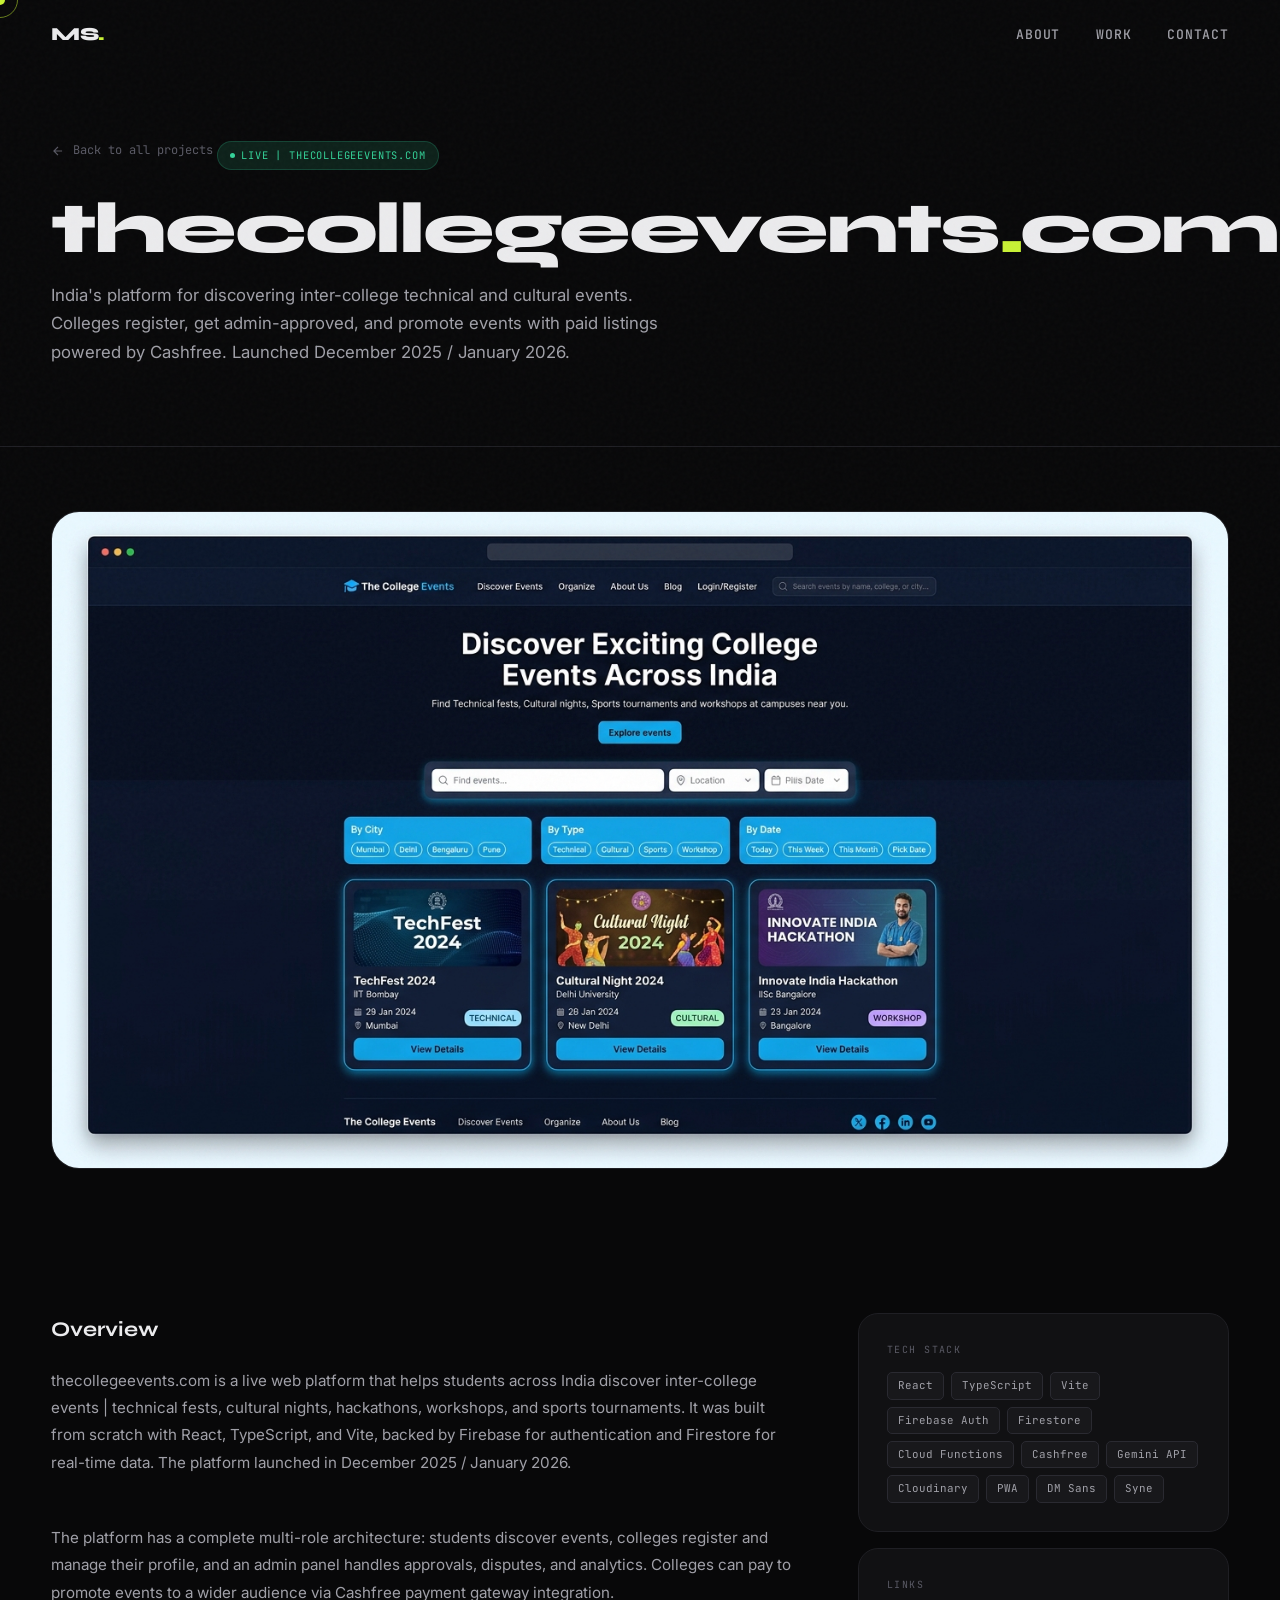
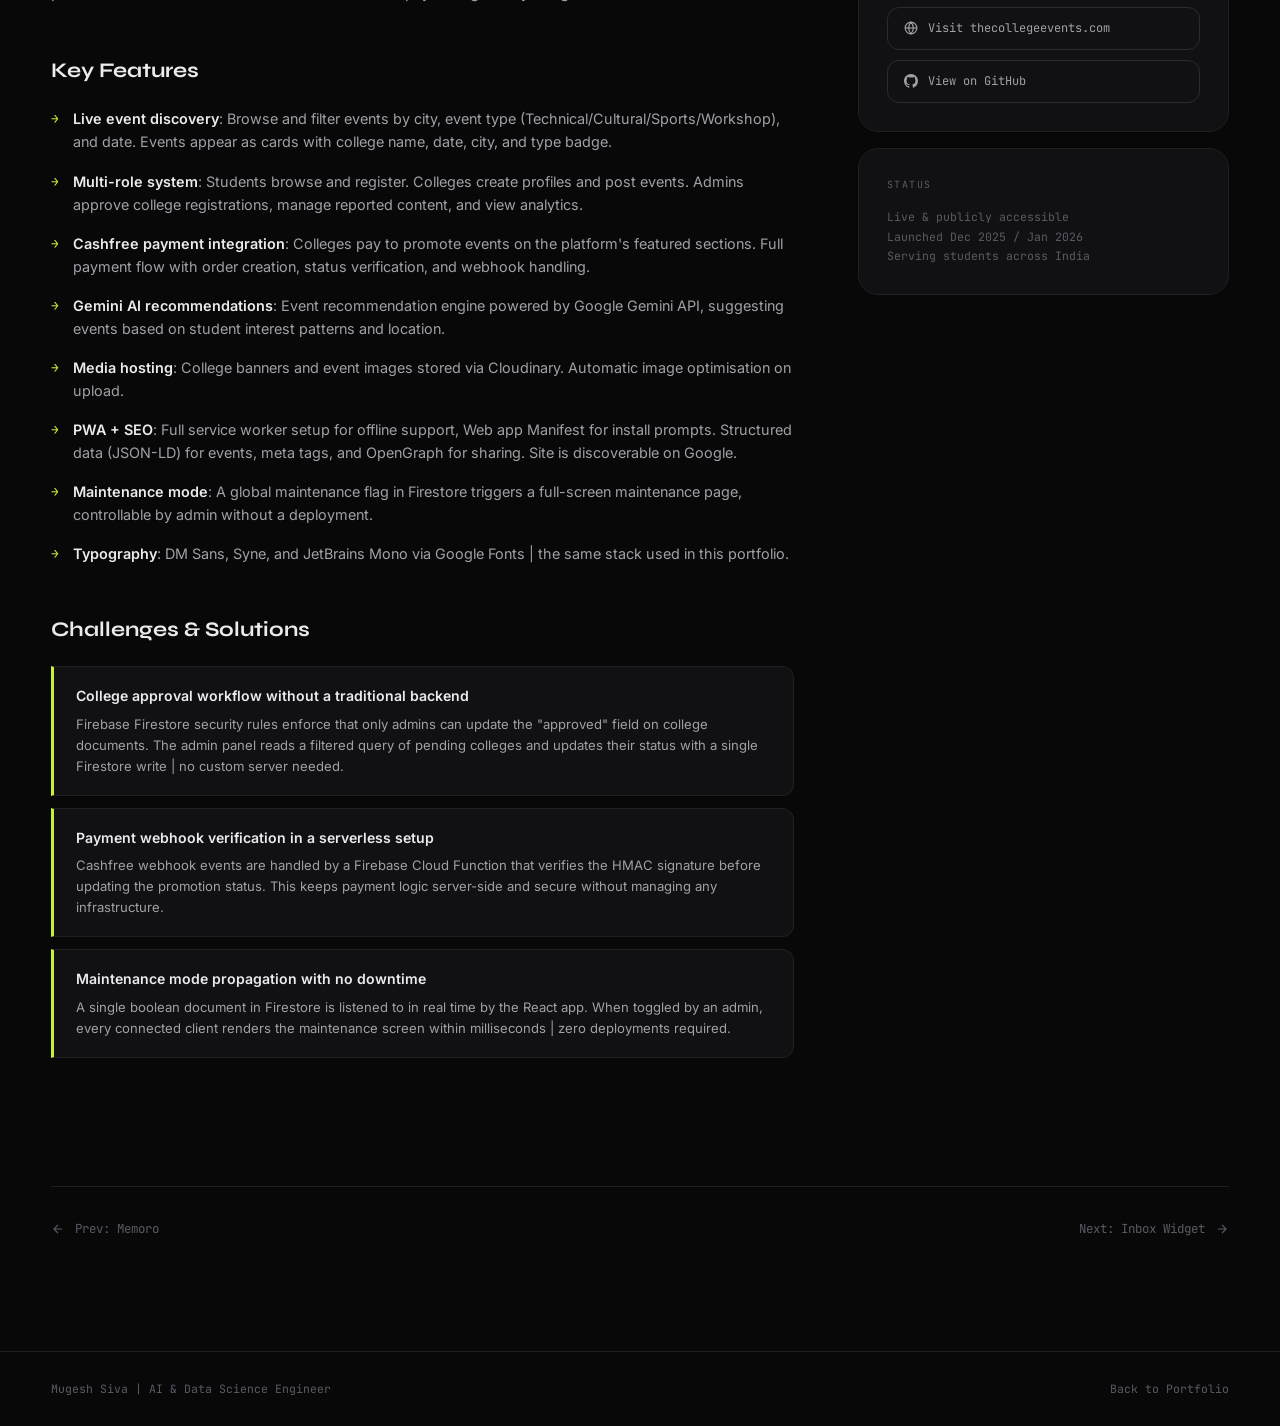
<file: projects/college-events.html>
<!DOCTYPE html>
<html lang="en">
<head>
  <meta charset="UTF-8" /><meta name="viewport" content="width=device-width, initial-scale=1.0" />
  <title>thecollegeevents.com | Mugesh Siva</title>
  <meta name="description" content="India's college event discovery platform. Live at thecollegeevents.com. React + TypeScript + Firebase + Gemini AI + Cashfree payments. Launched Dec 2025 / Jan 2026." />
  <link rel="preconnect" href="https://fonts.googleapis.com" /><link rel="preconnect" href="https://fonts.gstatic.com" crossorigin />
  <link href="https://fonts.googleapis.com/css2?family=Syne:wght@400;600;700;800&family=Inter:wght@300;400;500;600&family=JetBrains+Mono:wght@400;500&display=swap" rel="stylesheet" />
  <link rel="stylesheet" href="../css/style.css" />
</head>
<body class="project-page">
<div id="scroll-progress"></div>
<div id="cursor"></div><div id="cursor-ring"></div>

<nav id="nav">
  <div class="nav-inner">
    <a href="../index.html" class="nav-logo">MS<span>.</span></a>
    <div class="nav-links"><a href="../index.html#about">About</a><a href="../index.html#projects">Work</a><a href="../index.html#contact">Contact</a></div>
    <button class="nav-menu-btn" aria-label="Menu"><span></span><span></span><span></span></button>
  </div>
</nav>

<div class="project-hero">
  <div class="container">
    <a href="../index.html#projects" class="project-hero-back"><svg fill="none" stroke="currentColor" stroke-width="2" viewBox="0 0 24 24"><path d="M19 12H5M12 5l-7 7 7 7"/></svg>Back to all projects</a>
    <div class="project-status status-live"><span class="status-dot"></span>Live | thecollegeevents.com</div>
    <h1 class="project-page-title">thecollegeevents<span style="color:var(--accent)">.</span>com</h1>
    <p class="project-page-sub">India's platform for discovering inter-college technical and cultural events. Colleges register, get admin-approved, and promote events with paid listings powered by Cashfree. Launched December 2025 / January 2026.</p>
  </div>
</div>

<div class="container">
  <div class="project-preview reveal"><img src="../assets/college-events-preview.jpg" alt="thecollegeevents.com platform" /></div>
</div>

<div class="project-body">
  <div class="container">
    <div class="project-grid">
      <div>
        <h2 class="project-section-title reveal">Overview</h2>
        <p class="project-overview reveal delay-1">thecollegeevents.com is a live web platform that helps students across India discover inter-college events | technical fests, cultural nights, hackathons, workshops, and sports tournaments. It was built from scratch with React, TypeScript, and Vite, backed by Firebase for authentication and Firestore for real-time data. The platform launched in December 2025 / January 2026.</p>
        <p class="project-overview reveal delay-2">The platform has a complete multi-role architecture: students discover events, colleges register and manage their profile, and an admin panel handles approvals, disputes, and analytics. Colleges can pay to promote events to a wider audience via Cashfree payment gateway integration.</p>

        <h2 class="project-section-title reveal">Key Features</h2>
        <div class="project-features reveal delay-1">
          <div class="project-feature-item"><span class="feature-arrow">→</span><p class="feature-text"><strong>Live event discovery</strong>: Browse and filter events by city, event type (Technical/Cultural/Sports/Workshop), and date. Events appear as cards with college name, date, city, and type badge.</p></div>
          <div class="project-feature-item"><span class="feature-arrow">→</span><p class="feature-text"><strong>Multi-role system</strong>: Students browse and register. Colleges create profiles and post events. Admins approve college registrations, manage reported content, and view analytics.</p></div>
          <div class="project-feature-item"><span class="feature-arrow">→</span><p class="feature-text"><strong>Cashfree payment integration</strong>: Colleges pay to promote events on the platform's featured sections. Full payment flow with order creation, status verification, and webhook handling.</p></div>
          <div class="project-feature-item"><span class="feature-arrow">→</span><p class="feature-text"><strong>Gemini AI recommendations</strong>: Event recommendation engine powered by Google Gemini API, suggesting events based on student interest patterns and location.</p></div>
          <div class="project-feature-item"><span class="feature-arrow">→</span><p class="feature-text"><strong>Media hosting</strong>: College banners and event images stored via Cloudinary. Automatic image optimisation on upload.</p></div>
          <div class="project-feature-item"><span class="feature-arrow">→</span><p class="feature-text"><strong>PWA + SEO</strong>: Full service worker setup for offline support, Web app Manifest for install prompts. Structured data (JSON-LD) for events, meta tags, and OpenGraph for sharing. Site is discoverable on Google.</p></div>
          <div class="project-feature-item"><span class="feature-arrow">→</span><p class="feature-text"><strong>Maintenance mode</strong>: A global maintenance flag in Firestore triggers a full-screen maintenance page, controllable by admin without a deployment.</p></div>
          <div class="project-feature-item"><span class="feature-arrow">→</span><p class="feature-text"><strong>Typography</strong>: DM Sans, Syne, and JetBrains Mono via Google Fonts | the same stack used in this portfolio.</p></div>
        </div>

        <h2 class="project-section-title reveal">Challenges &amp; Solutions</h2>
        <div class="project-challenges reveal delay-1">
          <div class="challenge-item">
            <div class="challenge-problem">College approval workflow without a traditional backend</div>
            <div class="challenge-solution">Firebase Firestore security rules enforce that only admins can update the "approved" field on college documents. The admin panel reads a filtered query of pending colleges and updates their status with a single Firestore write | no custom server needed.</div>
          </div>
          <div class="challenge-item">
            <div class="challenge-problem">Payment webhook verification in a serverless setup</div>
            <div class="challenge-solution">Cashfree webhook events are handled by a Firebase Cloud Function that verifies the HMAC signature before updating the promotion status. This keeps payment logic server-side and secure without managing any infrastructure.</div>
          </div>
          <div class="challenge-item">
            <div class="challenge-problem">Maintenance mode propagation with no downtime</div>
            <div class="challenge-solution">A single boolean document in Firestore is listened to in real time by the React app. When toggled by an admin, every connected client renders the maintenance screen within milliseconds | zero deployments required.</div>
          </div>
        </div>
      </div>

      <div class="project-sidebar">
        <div class="sidebar-card reveal">
          <span class="sidebar-label">Tech Stack</span>
          <div class="sidebar-tags">
            <span class="sidebar-tag">React</span><span class="sidebar-tag">TypeScript</span>
            <span class="sidebar-tag">Vite</span><span class="sidebar-tag">Firebase Auth</span>
            <span class="sidebar-tag">Firestore</span><span class="sidebar-tag">Cloud Functions</span>
            <span class="sidebar-tag">Cashfree</span><span class="sidebar-tag">Gemini API</span>
            <span class="sidebar-tag">Cloudinary</span><span class="sidebar-tag">PWA</span>
            <span class="sidebar-tag">DM Sans</span><span class="sidebar-tag">Syne</span>
          </div>
        </div>
        <div class="sidebar-card reveal delay-1">
          <span class="sidebar-label">Links</span>
          <div class="sidebar-links">
            <a href="#" data-config-href="collegeEventsUrl" target="_blank" rel="noopener" class="sidebar-link">
              <svg fill="none" stroke="currentColor" stroke-width="2" viewBox="0 0 24 24"><circle cx="12" cy="12" r="10"/><line x1="2" y1="12" x2="22" y2="12"/><path d="M12 2a15.3 15.3 0 0 1 4 10 15.3 15.3 0 0 1-4 10 15.3 15.3 0 0 1-4-10 15.3 15.3 0 0 1 4-10z"/></svg>
              Visit thecollegeevents.com
            </a>
            <a href="#" data-config-href="githubCollegeEvents" target="_blank" rel="noopener" class="sidebar-link">
              <svg fill="currentColor" viewBox="0 0 24 24"><path d="M12 0C5.374 0 0 5.373 0 12c0 5.302 3.438 9.8 8.207 11.387.599.111.793-.261.793-.577v-2.234c-3.338.726-4.033-1.416-4.033-1.416-.546-1.387-1.333-1.756-1.333-1.756-1.089-.745.083-.729.083-.729 1.205.084 1.839 1.237 1.839 1.237 1.07 1.834 2.807 1.304 3.492.997.107-.775.418-1.305.762-1.604-2.665-.305-5.467-1.334-5.467-5.931 0-1.311.469-2.381 1.236-3.221-.124-.303-.535-1.524.117-3.176 0 0 1.008-.322 3.301 1.23A11.509 11.509 0 0 1 12 5.803c1.02.005 2.047.138 3.006.404 2.291-1.552 3.297-1.23 3.297-1.23.653 1.653.242 2.874.118 3.176.77.84 1.235 1.911 1.235 3.221 0 4.609-2.807 5.624-5.479 5.921.43.372.823 1.102.823 2.222v3.293c0 .319.192.694.801.576C20.566 21.797 24 17.3 24 12c0-6.627-5.373-12-12-12z"/></svg>
              View on GitHub
            </a>
          </div>
        </div>
        <div class="sidebar-card reveal delay-2">
          <span class="sidebar-label">Status</span>
          <div style="font-family:var(--font-mono);font-size:0.72rem;color:var(--text-3);line-height:1.7;">Live &amp; publicly accessible<br/>Launched Dec 2025 / Jan 2026<br/>Serving students across India</div>
        </div>
      </div>
    </div>
    <div class="project-nav-links reveal">
      <a href="memoro.html" class="project-nav-link"><svg width="14" height="14" fill="none" stroke="currentColor" stroke-width="2" viewBox="0 0 24 24"><path d="M19 12H5M12 5l-7 7 7 7"/></svg>Prev: Memoro</a>
      <a href="inbox-widget.html" class="project-nav-link">Next: Inbox Widget<svg width="14" height="14" fill="none" stroke="currentColor" stroke-width="2" viewBox="0 0 24 24"><path d="M5 12h14M12 5l7 7-7 7"/></svg></a>
    </div>
  </div>
</div>

<footer><div class="footer-inner"><p class="footer-copy">Mugesh Siva | AI &amp; Data Science Engineer</p><a href="../index.html" class="footer-back">Back to Portfolio</a></div></footer>
<script src="../js/config.js"></script>
<script src="../js/main.js"></script>
</body>
</html>
</file>
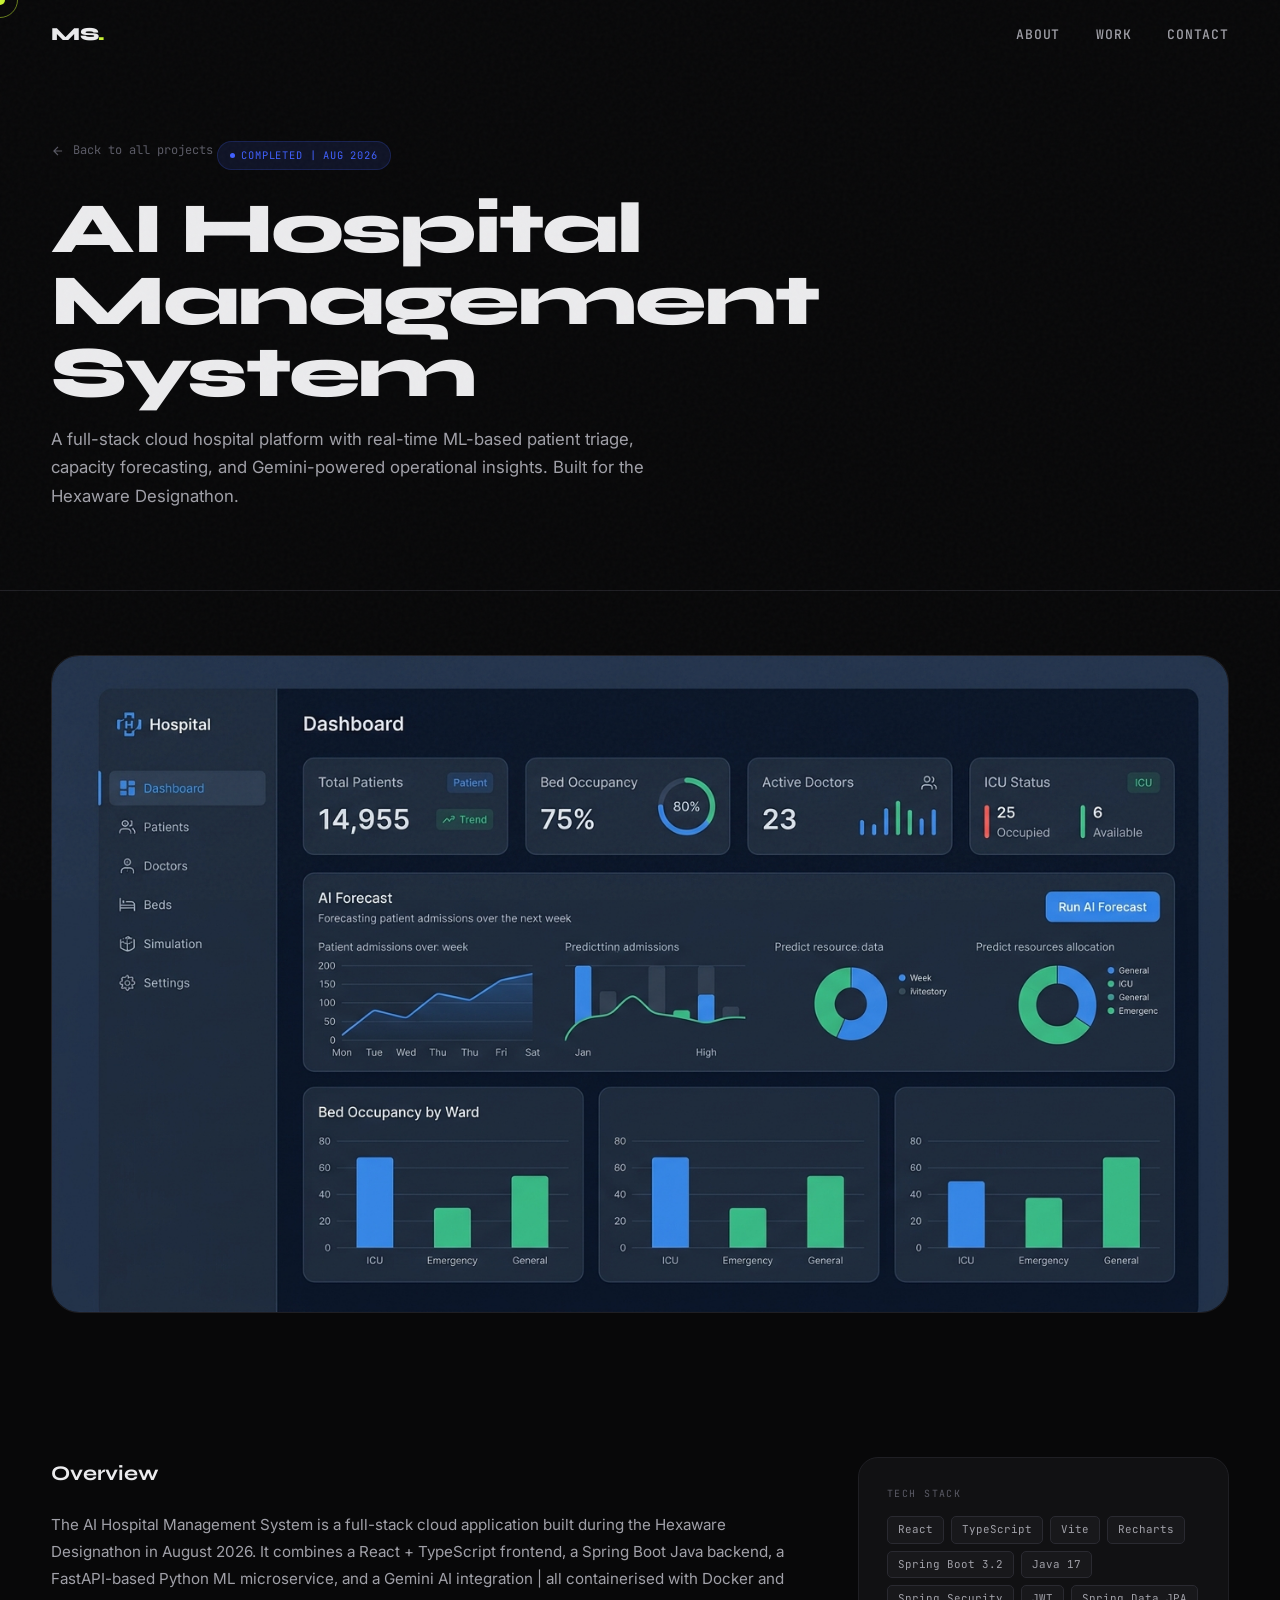
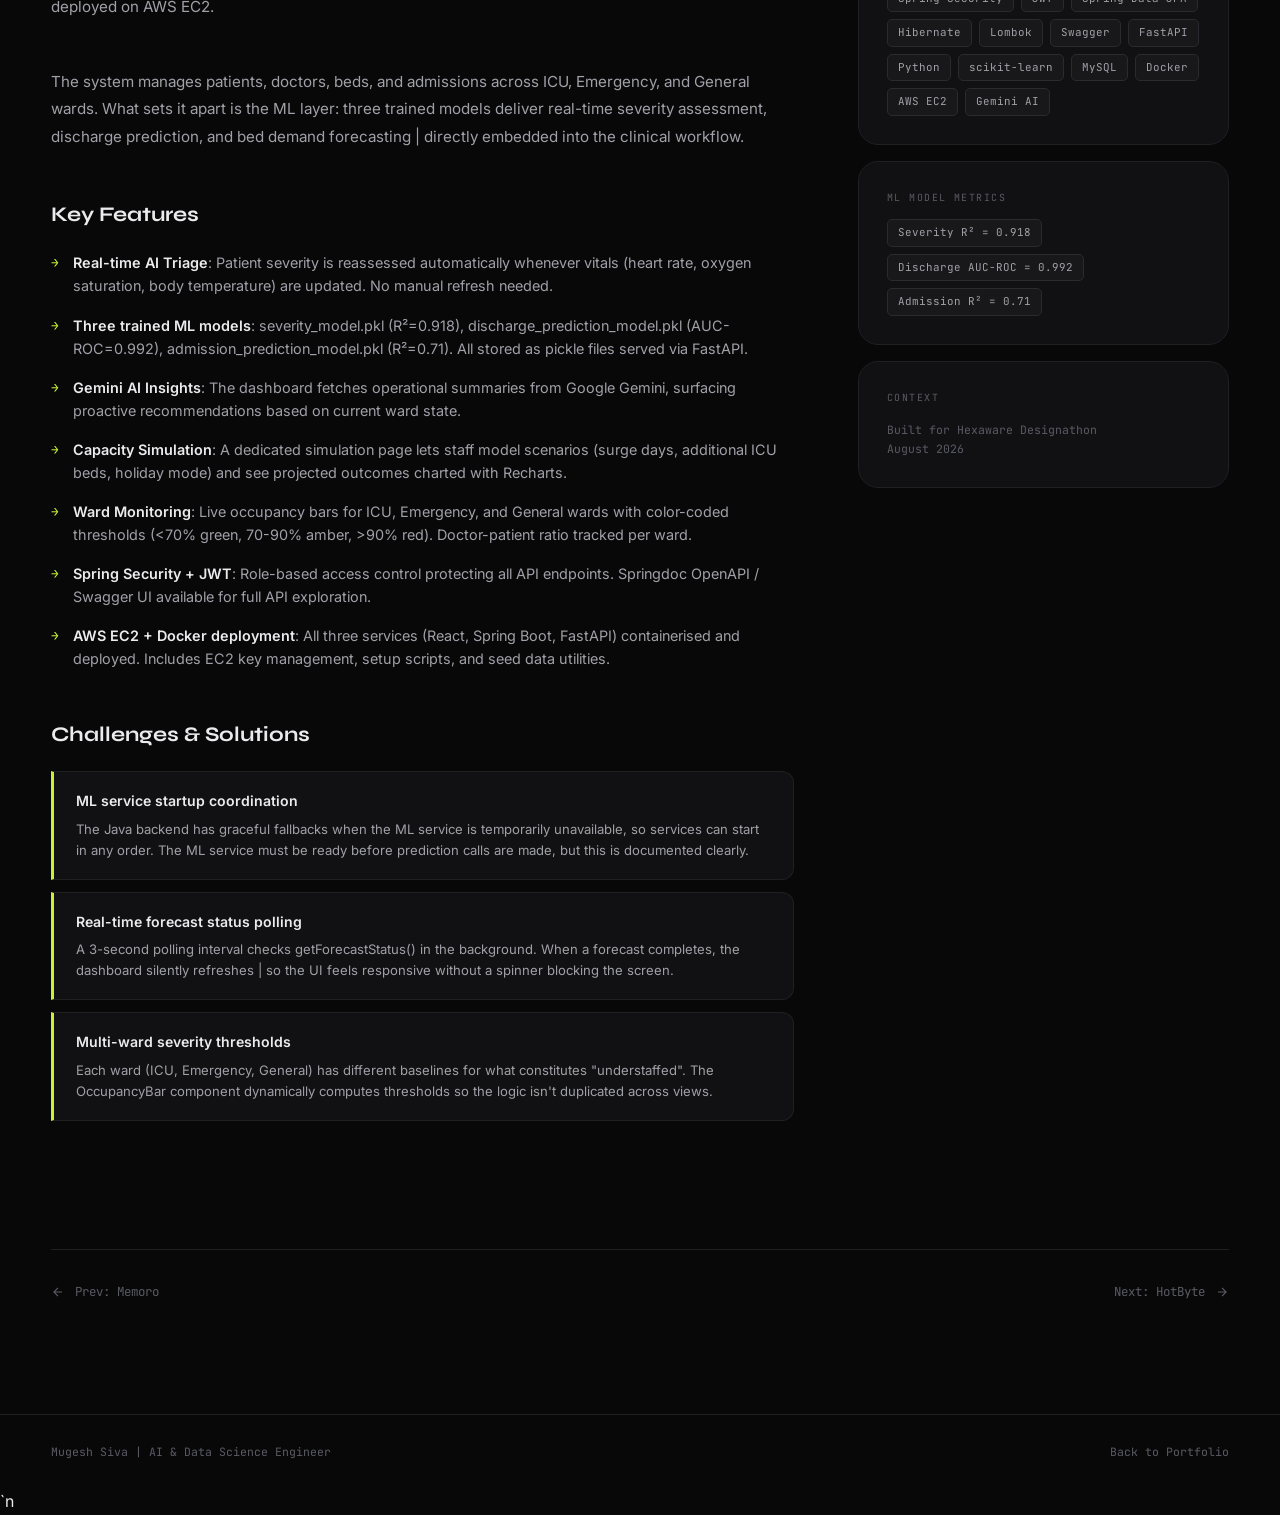
<file: projects/hospital-management.html>
<!DOCTYPE html>
<html lang="en">
<head>
  <meta charset="UTF-8" /><meta name="viewport" content="width=device-width, initial-scale=1.0" />
  <title>AI Hospital Management System | Mugesh Siva</title>
  <meta name="description" content="Full-stack cloud hospital system with ML triage, capacity forecasting, and Gemini AI insights. Built for Hexaware Designathon, Aug 2026." />
  <link rel="preconnect" href="https://fonts.googleapis.com" />
  <link rel="preconnect" href="https://fonts.gstatic.com" crossorigin />
  <link href="https://fonts.googleapis.com/css2?family=Syne:wght@400;600;700;800&family=Inter:wght@300;400;500;600&family=JetBrains+Mono:wght@400;500&display=swap" rel="stylesheet" />
  <link rel="stylesheet" href="../css/style.css" />
</head>
<body class="project-page">
<div id="scroll-progress"></div>
<div id="cursor"></div><div id="cursor-ring"></div>

<nav id="nav">
  <div class="nav-inner">
    <a href="../index.html" class="nav-logo">MS<span>.</span></a>
    <div class="nav-links">
      <a href="../index.html#about">About</a>
      <a href="../index.html#projects">Work</a>
      <a href="../index.html#contact">Contact</a>
    </div>
    <button class="nav-menu-btn" aria-label="Menu"><span></span><span></span><span></span></button>
  </div>
</nav>

<div class="project-hero">
  <div class="container">
    <a href="../index.html#projects" class="project-hero-back">
      <svg fill="none" stroke="currentColor" stroke-width="2" viewBox="0 0 24 24"><path d="M19 12H5M12 5l-7 7 7 7"/></svg>
      Back to all projects
    </a>
    <div class="project-status status-done"><span class="status-dot"></span>Completed | Aug 2026</div>
    <h1 class="project-page-title">AI Hospital<br/>Management System</h1>
    <p class="project-page-sub">A full-stack cloud hospital platform with real-time ML-based patient triage, capacity forecasting, and Gemini-powered operational insights. Built for the Hexaware Designathon.</p>
  </div>
</div>

<div class="container">
  <div class="project-preview reveal">
    <img src="../assets/hospital-preview.jpg" alt="AI Hospital Management System Dashboard" />
  </div>
</div>

<div class="project-body">
  <div class="container">
    <div class="project-grid">
      <div>
        <h2 class="project-section-title reveal">Overview</h2>
        <p class="project-overview reveal delay-1">
          The AI Hospital Management System is a full-stack cloud application built during the Hexaware Designathon in August 2026. It combines a React + TypeScript frontend, a Spring Boot Java backend, a FastAPI-based Python ML microservice, and a Gemini AI integration | all containerised with Docker and deployed on AWS EC2.
        </p>
        <p class="project-overview reveal delay-2">
          The system manages patients, doctors, beds, and admissions across ICU, Emergency, and General wards. What sets it apart is the ML layer: three trained models deliver real-time severity assessment, discharge prediction, and bed demand forecasting | directly embedded into the clinical workflow.
        </p>

        <h2 class="project-section-title reveal">Key Features</h2>
        <div class="project-features reveal delay-1">
          <div class="project-feature-item">
            <span class="feature-arrow">→</span>
            <p class="feature-text"><strong>Real-time AI Triage</strong>: Patient severity is reassessed automatically whenever vitals (heart rate, oxygen saturation, body temperature) are updated. No manual refresh needed.</p>
          </div>
          <div class="project-feature-item">
            <span class="feature-arrow">→</span>
            <p class="feature-text"><strong>Three trained ML models</strong>: severity_model.pkl (R²=0.918), discharge_prediction_model.pkl (AUC-ROC=0.992), admission_prediction_model.pkl (R²=0.71). All stored as pickle files served via FastAPI.</p>
          </div>
          <div class="project-feature-item">
            <span class="feature-arrow">→</span>
            <p class="feature-text"><strong>Gemini AI Insights</strong>: The dashboard fetches operational summaries from Google Gemini, surfacing proactive recommendations based on current ward state.</p>
          </div>
          <div class="project-feature-item">
            <span class="feature-arrow">→</span>
            <p class="feature-text"><strong>Capacity Simulation</strong>: A dedicated simulation page lets staff model scenarios (surge days, additional ICU beds, holiday mode) and see projected outcomes charted with Recharts.</p>
          </div>
          <div class="project-feature-item">
            <span class="feature-arrow">→</span>
            <p class="feature-text"><strong>Ward Monitoring</strong>: Live occupancy bars for ICU, Emergency, and General wards with color-coded thresholds (&lt;70% green, 70-90% amber, &gt;90% red). Doctor-patient ratio tracked per ward.</p>
          </div>
          <div class="project-feature-item">
            <span class="feature-arrow">→</span>
            <p class="feature-text"><strong>Spring Security + JWT</strong>: Role-based access control protecting all API endpoints. Springdoc OpenAPI / Swagger UI available for full API exploration.</p>
          </div>
          <div class="project-feature-item">
            <span class="feature-arrow">→</span>
            <p class="feature-text"><strong>AWS EC2 + Docker deployment</strong>: All three services (React, Spring Boot, FastAPI) containerised and deployed. Includes EC2 key management, setup scripts, and seed data utilities.</p>
          </div>
        </div>

        <h2 class="project-section-title reveal">Challenges &amp; Solutions</h2>
        <div class="project-challenges reveal delay-1">
          <div class="challenge-item">
            <div class="challenge-problem">ML service startup coordination</div>
            <div class="challenge-solution">The Java backend has graceful fallbacks when the ML service is temporarily unavailable, so services can start in any order. The ML service must be ready before prediction calls are made, but this is documented clearly.</div>
          </div>
          <div class="challenge-item">
            <div class="challenge-problem">Real-time forecast status polling</div>
            <div class="challenge-solution">A 3-second polling interval checks getForecastStatus() in the background. When a forecast completes, the dashboard silently refreshes | so the UI feels responsive without a spinner blocking the screen.</div>
          </div>
          <div class="challenge-item">
            <div class="challenge-problem">Multi-ward severity thresholds</div>
            <div class="challenge-solution">Each ward (ICU, Emergency, General) has different baselines for what constitutes "understaffed". The OccupancyBar component dynamically computes thresholds so the logic isn't duplicated across views.</div>
          </div>
        </div>
      </div>

      <div class="project-sidebar">
        <div class="sidebar-card reveal">
          <span class="sidebar-label">Tech Stack</span>
          <div class="sidebar-tags">
            <span class="sidebar-tag">React</span><span class="sidebar-tag">TypeScript</span>
            <span class="sidebar-tag">Vite</span><span class="sidebar-tag">Recharts</span>
            <span class="sidebar-tag">Spring Boot 3.2</span><span class="sidebar-tag">Java 17</span>
            <span class="sidebar-tag">Spring Security</span><span class="sidebar-tag">JWT</span>
            <span class="sidebar-tag">Spring Data JPA</span><span class="sidebar-tag">Hibernate</span>
            <span class="sidebar-tag">Lombok</span><span class="sidebar-tag">Swagger</span>
            <span class="sidebar-tag">FastAPI</span><span class="sidebar-tag">Python</span>
            <span class="sidebar-tag">scikit-learn</span><span class="sidebar-tag">MySQL</span>
            <span class="sidebar-tag">Docker</span><span class="sidebar-tag">AWS EC2</span>
            <span class="sidebar-tag">Gemini AI</span>
          </div>
        </div>
        <div class="sidebar-card reveal delay-1">
          <span class="sidebar-label">ML Model Metrics</span>
          <div class="sidebar-tags">
            <span class="sidebar-tag">Severity R² = 0.918</span>
            <span class="sidebar-tag">Discharge AUC-ROC = 0.992</span>
            <span class="sidebar-tag">Admission R² = 0.71</span>
          </div>
        </div>
        <div class="sidebar-card reveal delay-2">
          <span class="sidebar-label">Context</span>
          <div style="font-family:var(--font-mono);font-size:0.72rem;color:var(--text-3);line-height:1.7;">
            Built for Hexaware Designathon<br/>August 2026
          </div>
        </div>
      </div>
    </div>

    <div class="project-nav-links reveal">
      <a href="memoro.html" class="project-nav-link">
        <svg width="14" height="14" fill="none" stroke="currentColor" stroke-width="2" viewBox="0 0 24 24"><path d="M19 12H5M12 5l-7 7 7 7"/></svg>
        Prev: Memoro
      </a>
      <a href="hotbyte.html" class="project-nav-link">
        Next: HotByte
        <svg width="14" height="14" fill="none" stroke="currentColor" stroke-width="2" viewBox="0 0 24 24"><path d="M5 12h14M12 5l7 7-7 7"/></svg>
      </a>
    </div>
  </div>
</div>

<footer><div class="footer-inner"><p class="footer-copy">Mugesh Siva | AI &amp; Data Science Engineer</p><a href="../index.html" class="footer-back">Back to Portfolio</a></div></footer>
<script src="../js/config.js"></script>`n<script src="../js/main.js"></script>
</body>
</html>
</file>
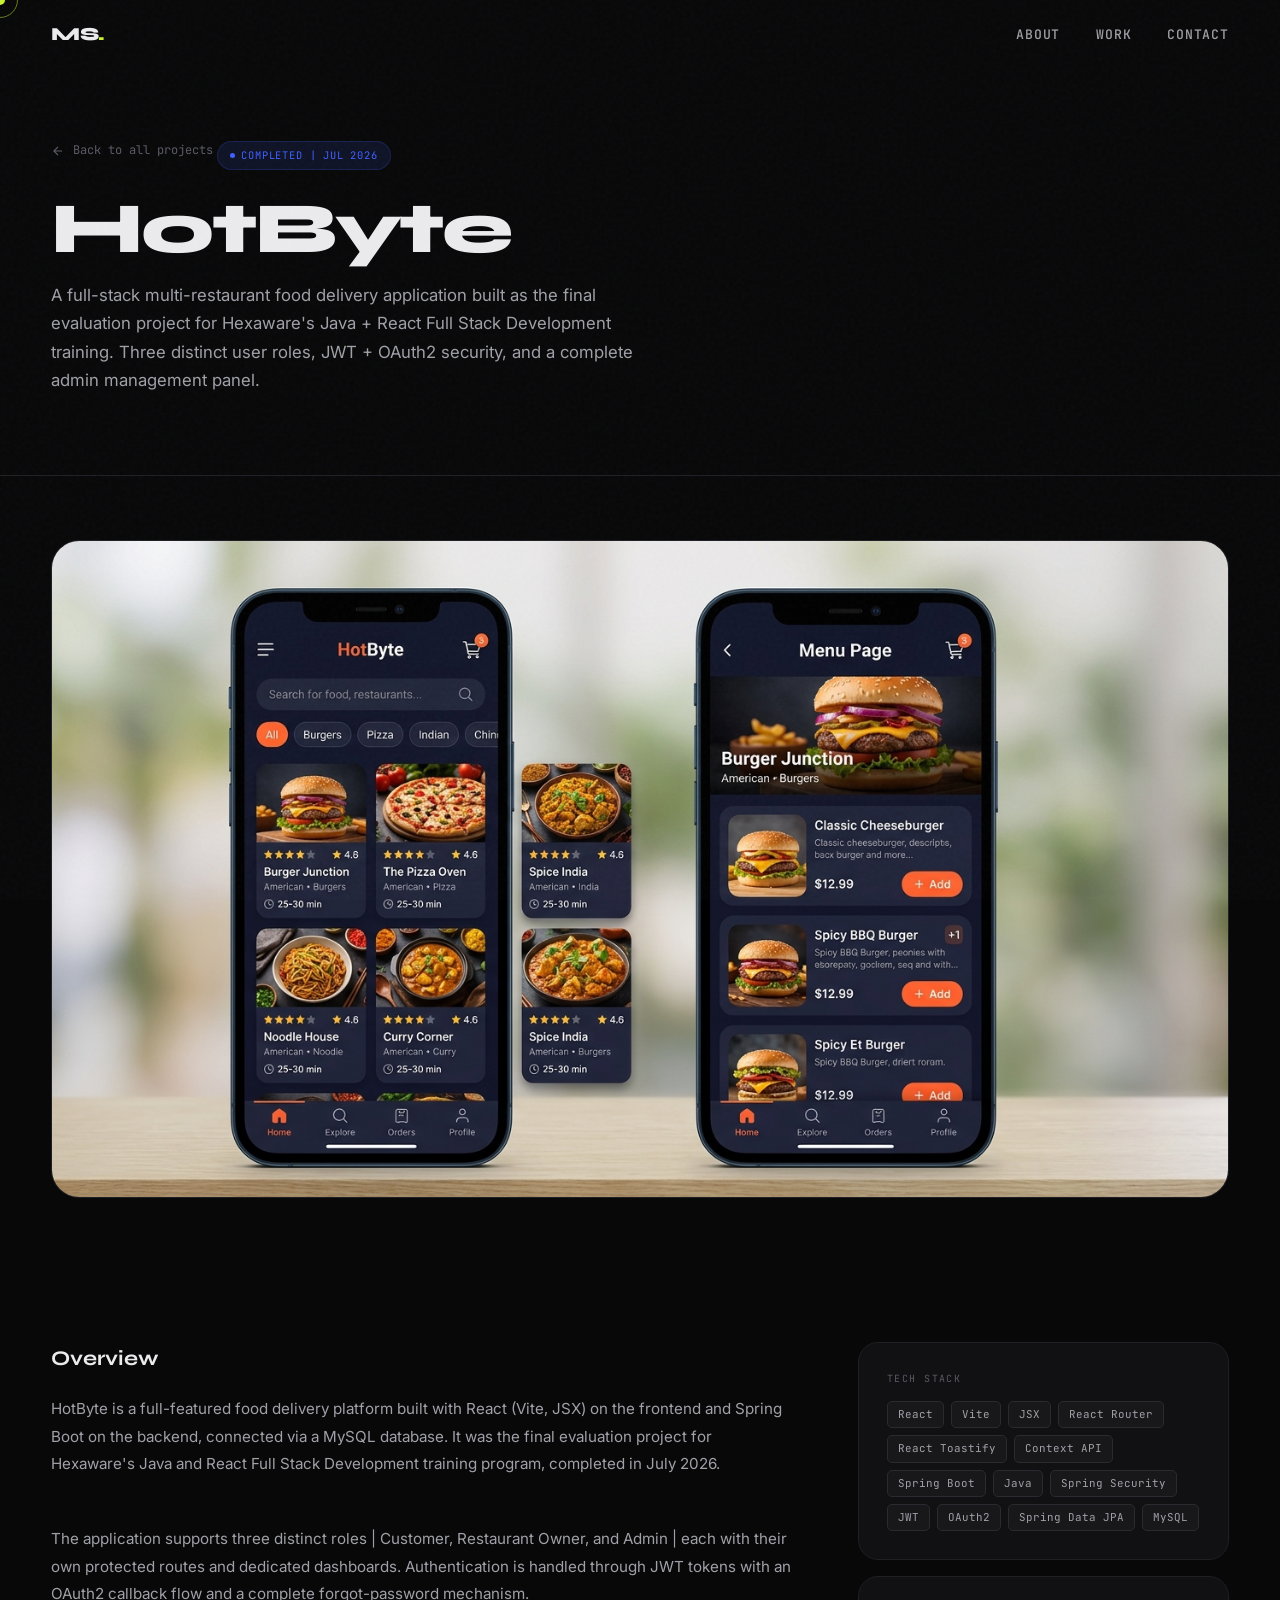
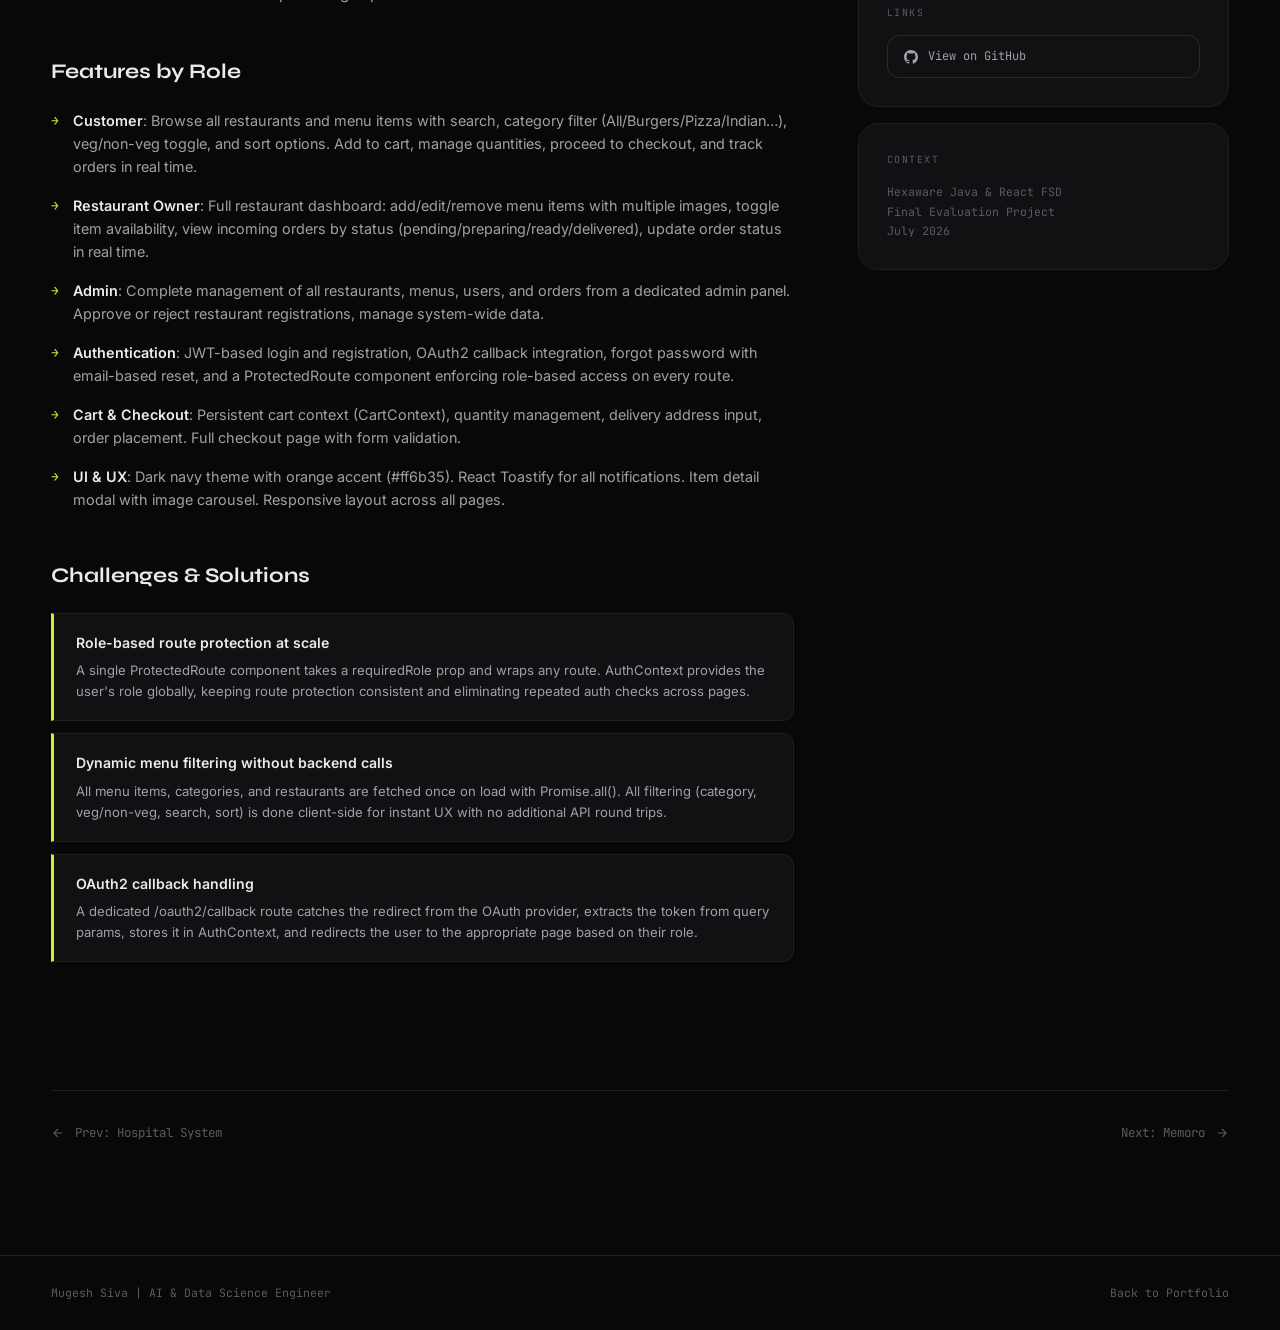
<file: projects/hotbyte.html>
<!DOCTYPE html>
<html lang="en">
<head>
  <meta charset="UTF-8" /><meta name="viewport" content="width=device-width, initial-scale=1.0" />
  <title>HotByte | Mugesh Siva</title>
  <meta name="description" content="Full-stack multi-restaurant food delivery app with role-based dashboards, JWT auth, and OAuth2. Final evaluation project for Hexaware Java + React FSD, Jul 2026." />
  <link rel="preconnect" href="https://fonts.googleapis.com" /><link rel="preconnect" href="https://fonts.gstatic.com" crossorigin />
  <link href="https://fonts.googleapis.com/css2?family=Syne:wght@400;600;700;800&family=Inter:wght@300;400;500;600&family=JetBrains+Mono:wght@400;500&display=swap" rel="stylesheet" />
  <link rel="stylesheet" href="../css/style.css" />
</head>
<body class="project-page">
<div id="scroll-progress"></div>
<div id="cursor"></div><div id="cursor-ring"></div>

<nav id="nav">
  <div class="nav-inner">
    <a href="../index.html" class="nav-logo">MS<span>.</span></a>
    <div class="nav-links"><a href="../index.html#about">About</a><a href="../index.html#projects">Work</a><a href="../index.html#contact">Contact</a></div>
    <button class="nav-menu-btn" aria-label="Menu"><span></span><span></span><span></span></button>
  </div>
</nav>

<div class="project-hero">
  <div class="container">
    <a href="../index.html#projects" class="project-hero-back"><svg fill="none" stroke="currentColor" stroke-width="2" viewBox="0 0 24 24"><path d="M19 12H5M12 5l-7 7 7 7"/></svg>Back to all projects</a>
    <div class="project-status status-done"><span class="status-dot"></span>Completed | Jul 2026</div>
    <h1 class="project-page-title">HotByte</h1>
    <p class="project-page-sub">A full-stack multi-restaurant food delivery application built as the final evaluation project for Hexaware's Java + React Full Stack Development training. Three distinct user roles, JWT + OAuth2 security, and a complete admin management panel.</p>
  </div>
</div>

<div class="container">
  <div class="project-preview reveal"><img src="../assets/hotbyte-preview.jpg" alt="HotByte Food Delivery App" /></div>
</div>

<div class="project-body">
  <div class="container">
    <div class="project-grid">
      <div>
        <h2 class="project-section-title reveal">Overview</h2>
        <p class="project-overview reveal delay-1">HotByte is a full-featured food delivery platform built with React (Vite, JSX) on the frontend and Spring Boot on the backend, connected via a MySQL database. It was the final evaluation project for Hexaware's Java and React Full Stack Development training program, completed in July 2026.</p>
        <p class="project-overview reveal delay-2">The application supports three distinct roles | Customer, Restaurant Owner, and Admin | each with their own protected routes and dedicated dashboards. Authentication is handled through JWT tokens with an OAuth2 callback flow and a complete forgot-password mechanism.</p>

        <h2 class="project-section-title reveal">Features by Role</h2>
        <div class="project-features reveal delay-1">
          <div class="project-feature-item"><span class="feature-arrow">→</span><p class="feature-text"><strong>Customer</strong>: Browse all restaurants and menu items with search, category filter (All/Burgers/Pizza/Indian…), veg/non-veg toggle, and sort options. Add to cart, manage quantities, proceed to checkout, and track orders in real time.</p></div>
          <div class="project-feature-item"><span class="feature-arrow">→</span><p class="feature-text"><strong>Restaurant Owner</strong>: Full restaurant dashboard: add/edit/remove menu items with multiple images, toggle item availability, view incoming orders by status (pending/preparing/ready/delivered), update order status in real time.</p></div>
          <div class="project-feature-item"><span class="feature-arrow">→</span><p class="feature-text"><strong>Admin</strong>: Complete management of all restaurants, menus, users, and orders from a dedicated admin panel. Approve or reject restaurant registrations, manage system-wide data.</p></div>
          <div class="project-feature-item"><span class="feature-arrow">→</span><p class="feature-text"><strong>Authentication</strong>: JWT-based login and registration, OAuth2 callback integration, forgot password with email-based reset, and a ProtectedRoute component enforcing role-based access on every route.</p></div>
          <div class="project-feature-item"><span class="feature-arrow">→</span><p class="feature-text"><strong>Cart &amp; Checkout</strong>: Persistent cart context (CartContext), quantity management, delivery address input, order placement. Full checkout page with form validation.</p></div>
          <div class="project-feature-item"><span class="feature-arrow">→</span><p class="feature-text"><strong>UI &amp; UX</strong>: Dark navy theme with orange accent (#ff6b35). React Toastify for all notifications. Item detail modal with image carousel. Responsive layout across all pages.</p></div>
        </div>

        <h2 class="project-section-title reveal">Challenges &amp; Solutions</h2>
        <div class="project-challenges reveal delay-1">
          <div class="challenge-item">
            <div class="challenge-problem">Role-based route protection at scale</div>
            <div class="challenge-solution">A single ProtectedRoute component takes a requiredRole prop and wraps any route. AuthContext provides the user's role globally, keeping route protection consistent and eliminating repeated auth checks across pages.</div>
          </div>
          <div class="challenge-item">
            <div class="challenge-problem">Dynamic menu filtering without backend calls</div>
            <div class="challenge-solution">All menu items, categories, and restaurants are fetched once on load with Promise.all(). All filtering (category, veg/non-veg, search, sort) is done client-side for instant UX with no additional API round trips.</div>
          </div>
          <div class="challenge-item">
            <div class="challenge-problem">OAuth2 callback handling</div>
            <div class="challenge-solution">A dedicated /oauth2/callback route catches the redirect from the OAuth provider, extracts the token from query params, stores it in AuthContext, and redirects the user to the appropriate page based on their role.</div>
          </div>
        </div>
      </div>

      <div class="project-sidebar">
        <div class="sidebar-card reveal">
          <span class="sidebar-label">Tech Stack</span>
          <div class="sidebar-tags">
            <span class="sidebar-tag">React</span><span class="sidebar-tag">Vite</span>
            <span class="sidebar-tag">JSX</span><span class="sidebar-tag">React Router</span>
            <span class="sidebar-tag">React Toastify</span><span class="sidebar-tag">Context API</span>
            <span class="sidebar-tag">Spring Boot</span><span class="sidebar-tag">Java</span>
            <span class="sidebar-tag">Spring Security</span><span class="sidebar-tag">JWT</span>
            <span class="sidebar-tag">OAuth2</span><span class="sidebar-tag">Spring Data JPA</span>
            <span class="sidebar-tag">MySQL</span>
          </div>
        </div>
        <div class="sidebar-card reveal delay-1">
          <span class="sidebar-label">Links</span>
          <div class="sidebar-links">
            <a href="#" data-config-href="githubHotbyte" target="_blank" rel="noopener" class="sidebar-link">
              <svg fill="currentColor" viewBox="0 0 24 24"><path d="M12 0C5.374 0 0 5.373 0 12c0 5.302 3.438 9.8 8.207 11.387.599.111.793-.261.793-.577v-2.234c-3.338.726-4.033-1.416-4.033-1.416-.546-1.387-1.333-1.756-1.333-1.756-1.089-.745.083-.729.083-.729 1.205.084 1.839 1.237 1.839 1.237 1.07 1.834 2.807 1.304 3.492.997.107-.775.418-1.305.762-1.604-2.665-.305-5.467-1.334-5.467-5.931 0-1.311.469-2.381 1.236-3.221-.124-.303-.535-1.524.117-3.176 0 0 1.008-.322 3.301 1.23A11.509 11.509 0 0 1 12 5.803c1.02.005 2.047.138 3.006.404 2.291-1.552 3.297-1.23 3.297-1.23.653 1.653.242 2.874.118 3.176.77.84 1.235 1.911 1.235 3.221 0 4.609-2.807 5.624-5.479 5.921.43.372.823 1.102.823 2.222v3.293c0 .319.192.694.801.576C20.566 21.797 24 17.3 24 12c0-6.627-5.373-12-12-12z"/></svg>
              View on GitHub
            </a>
          </div>
        </div>
        <div class="sidebar-card reveal delay-2">
          <span class="sidebar-label">Context</span>
          <div style="font-family:var(--font-mono);font-size:0.72rem;color:var(--text-3);line-height:1.7;">Hexaware Java &amp; React FSD<br/>Final Evaluation Project<br/>July 2026</div>
        </div>
      </div>
    </div>
    <div class="project-nav-links reveal">
      <a href="hospital-management.html" class="project-nav-link"><svg width="14" height="14" fill="none" stroke="currentColor" stroke-width="2" viewBox="0 0 24 24"><path d="M19 12H5M12 5l-7 7 7 7"/></svg>Prev: Hospital System</a>
      <a href="memoro.html" class="project-nav-link">Next: Memoro<svg width="14" height="14" fill="none" stroke="currentColor" stroke-width="2" viewBox="0 0 24 24"><path d="M5 12h14M12 5l7 7-7 7"/></svg></a>
    </div>
  </div>
</div>

<footer><div class="footer-inner"><p class="footer-copy">Mugesh Siva | AI &amp; Data Science Engineer</p><a href="../index.html" class="footer-back">Back to Portfolio</a></div></footer>
<script src="../js/config.js"></script>
<script src="../js/main.js"></script>
</body>
</html>
</file>
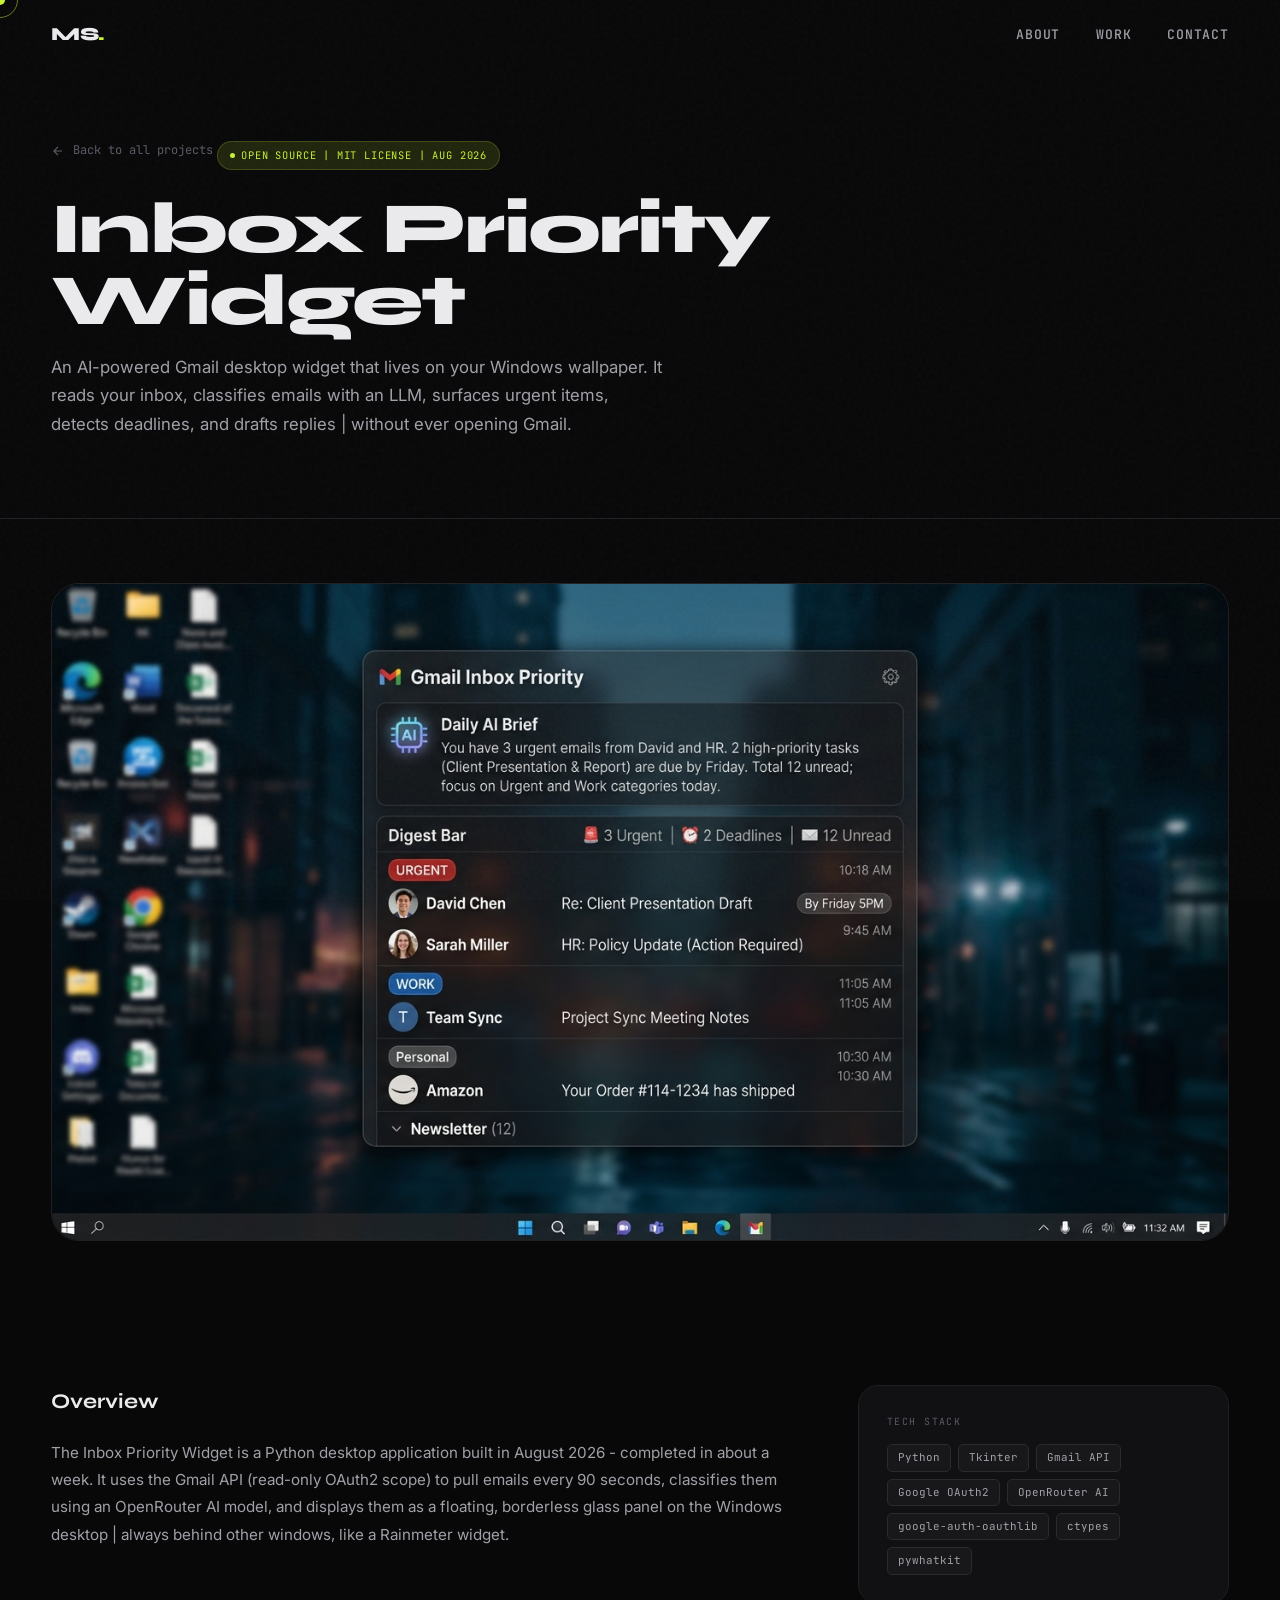
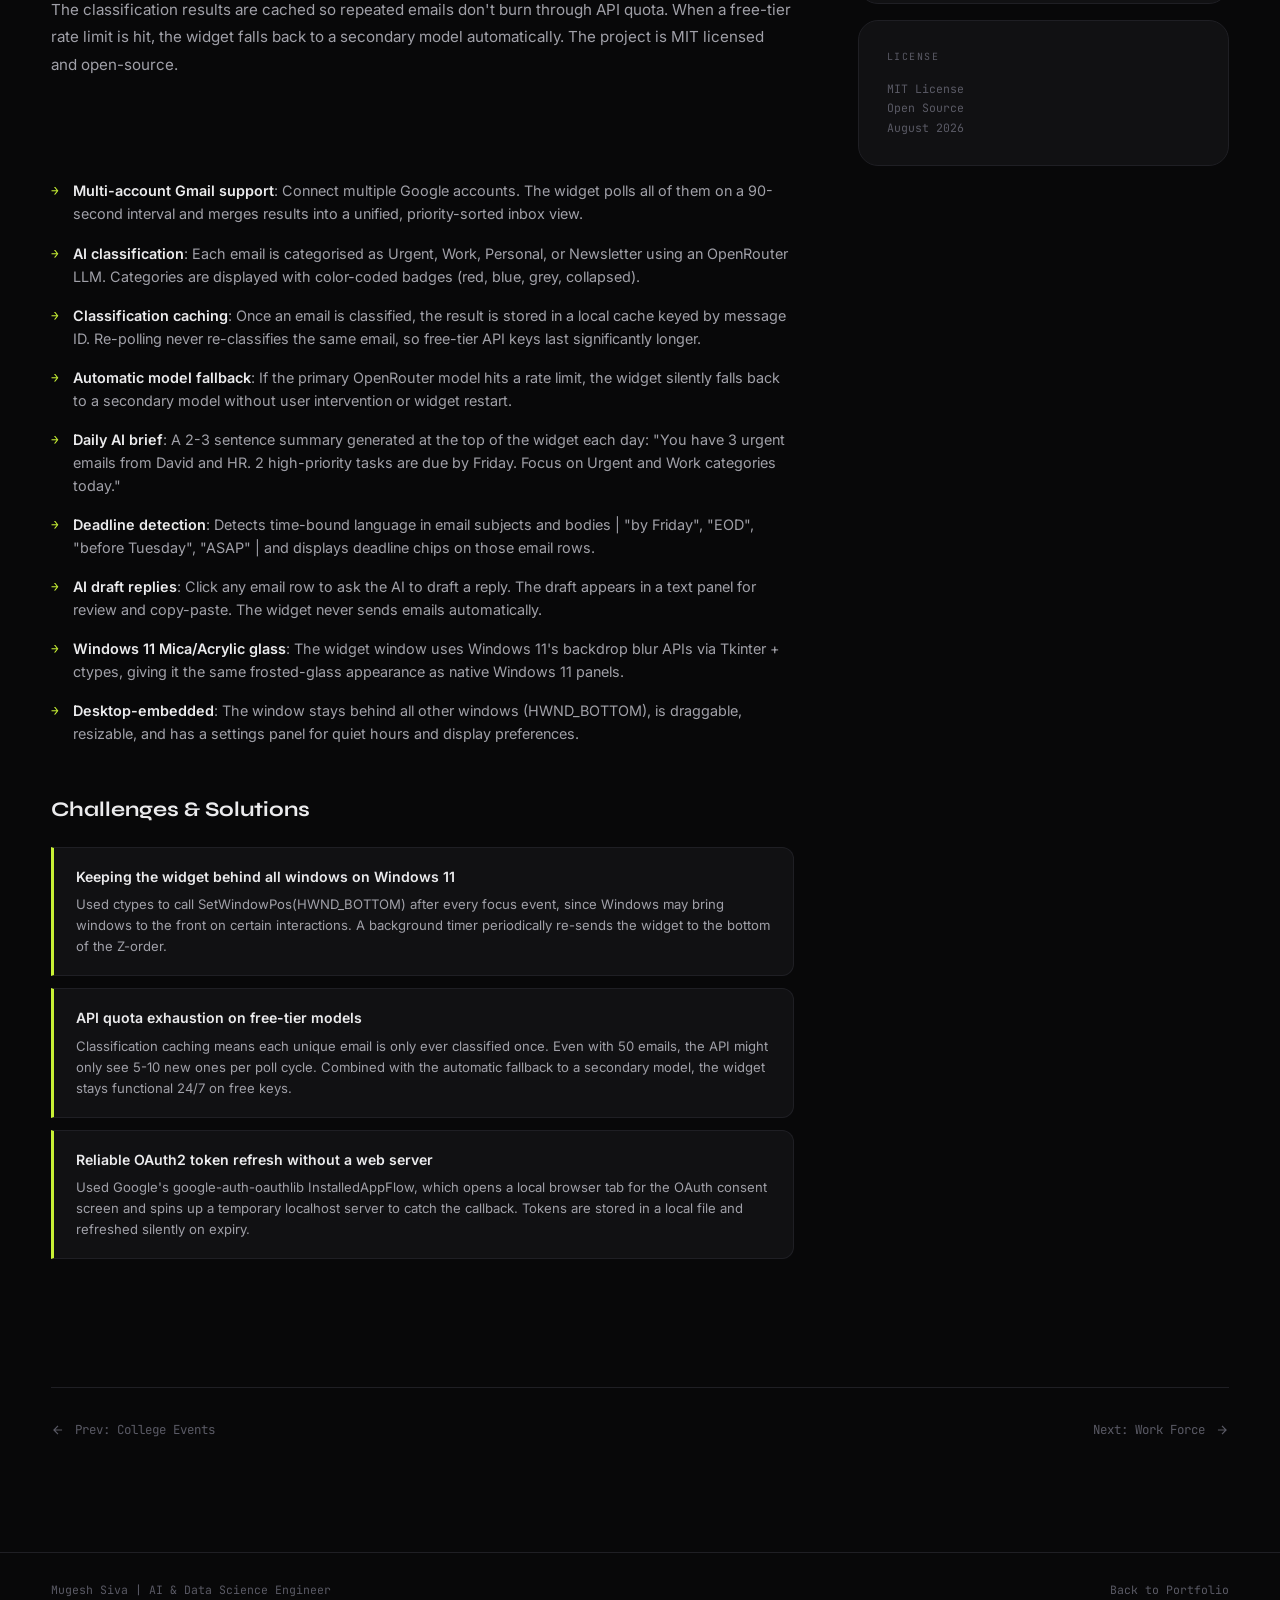
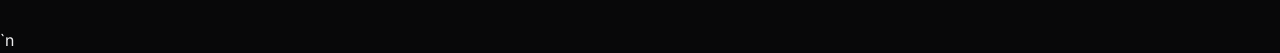
<file: projects/inbox-widget.html>
<!DOCTYPE html>
<html lang="en">
<head>
  <meta charset="UTF-8" /><meta name="viewport" content="width=device-width, initial-scale=1.0" />
  <title>Inbox Priority Widget | Mugesh Siva</title>
  <meta name="description" content="Open-source AI Gmail desktop widget. Classifies emails with AI, detects deadlines, shows a daily brief, and drafts replies | all without opening Gmail. Python, MIT License, Aug 2026." />
  <link rel="preconnect" href="https://fonts.googleapis.com" /><link rel="preconnect" href="https://fonts.gstatic.com" crossorigin />
  <link href="https://fonts.googleapis.com/css2?family=Syne:wght@400;600;700;800&family=Inter:wght@300;400;500;600&family=JetBrains+Mono:wght@400;500&display=swap" rel="stylesheet" />
  <link rel="stylesheet" href="../css/style.css" />
</head>
<body class="project-page">
<div id="scroll-progress"></div>
<div id="cursor"></div><div id="cursor-ring"></div>

<nav id="nav">
  <div class="nav-inner">
    <a href="../index.html" class="nav-logo">MS<span>.</span></a>
    <div class="nav-links"><a href="../index.html#about">About</a><a href="../index.html#projects">Work</a><a href="../index.html#contact">Contact</a></div>
    <button class="nav-menu-btn" aria-label="Menu"><span></span><span></span><span></span></button>
  </div>
</nav>

<div class="project-hero">
  <div class="container">
    <a href="../index.html#projects" class="project-hero-back"><svg fill="none" stroke="currentColor" stroke-width="2" viewBox="0 0 24 24"><path d="M19 12H5M12 5l-7 7 7 7"/></svg>Back to all projects</a>
    <div class="project-status status-oss"><span class="status-dot"></span>Open Source | MIT License | Aug 2026</div>
    <h1 class="project-page-title">Inbox Priority<br/>Widget</h1>
    <p class="project-page-sub">An AI-powered Gmail desktop widget that lives on your Windows wallpaper. It reads your inbox, classifies emails with an LLM, surfaces urgent items, detects deadlines, and drafts replies | without ever opening Gmail.</p>
  </div>
</div>

<div class="container">
  <div class="project-preview reveal"><img src="../assets/email-widget-preview.jpg" alt="Inbox Priority Widget on Windows desktop" /></div>
</div>

<div class="project-body">
  <div class="container">
    <div class="project-grid">
      <div>
        <h2 class="project-section-title reveal">Overview</h2>
        <p class="project-overview reveal delay-1">The Inbox Priority Widget is a Python desktop application built in August 2026 - completed in about a week. It uses the Gmail API (read-only OAuth2 scope) to pull emails every 90 seconds, classifies them using an OpenRouter AI model, and displays them as a floating, borderless glass panel on the Windows desktop | always behind other windows, like a Rainmeter widget.</p>
        <p class="project-overview reveal delay-2">The classification results are cached so repeated emails don't burn through API quota. When a free-tier rate limit is hit, the widget falls back to a secondary model automatically. The project is MIT licensed and open-source.</p>

        <h2 class="project-section-title reveal">Key Features</h2>
        <div class="project-features reveal delay-1">
          <div class="project-feature-item"><span class="feature-arrow">→</span><p class="feature-text"><strong>Multi-account Gmail support</strong>: Connect multiple Google accounts. The widget polls all of them on a 90-second interval and merges results into a unified, priority-sorted inbox view.</p></div>
          <div class="project-feature-item"><span class="feature-arrow">→</span><p class="feature-text"><strong>AI classification</strong>: Each email is categorised as Urgent, Work, Personal, or Newsletter using an OpenRouter LLM. Categories are displayed with color-coded badges (red, blue, grey, collapsed).</p></div>
          <div class="project-feature-item"><span class="feature-arrow">→</span><p class="feature-text"><strong>Classification caching</strong>: Once an email is classified, the result is stored in a local cache keyed by message ID. Re-polling never re-classifies the same email, so free-tier API keys last significantly longer.</p></div>
          <div class="project-feature-item"><span class="feature-arrow">→</span><p class="feature-text"><strong>Automatic model fallback</strong>: If the primary OpenRouter model hits a rate limit, the widget silently falls back to a secondary model without user intervention or widget restart.</p></div>
          <div class="project-feature-item"><span class="feature-arrow">→</span><p class="feature-text"><strong>Daily AI brief</strong>: A 2-3 sentence summary generated at the top of the widget each day: "You have 3 urgent emails from David and HR. 2 high-priority tasks are due by Friday. Focus on Urgent and Work categories today."</p></div>
          <div class="project-feature-item"><span class="feature-arrow">→</span><p class="feature-text"><strong>Deadline detection</strong>: Detects time-bound language in email subjects and bodies | "by Friday", "EOD", "before Tuesday", "ASAP" | and displays deadline chips on those email rows.</p></div>
          <div class="project-feature-item"><span class="feature-arrow">→</span><p class="feature-text"><strong>AI draft replies</strong>: Click any email row to ask the AI to draft a reply. The draft appears in a text panel for review and copy-paste. The widget never sends emails automatically.</p></div>
          <div class="project-feature-item"><span class="feature-arrow">→</span><p class="feature-text"><strong>Windows 11 Mica/Acrylic glass</strong>: The widget window uses Windows 11's backdrop blur APIs via Tkinter + ctypes, giving it the same frosted-glass appearance as native Windows 11 panels.</p></div>
          <div class="project-feature-item"><span class="feature-arrow">→</span><p class="feature-text"><strong>Desktop-embedded</strong>: The window stays behind all other windows (HWND_BOTTOM), is draggable, resizable, and has a settings panel for quiet hours and display preferences.</p></div>
        </div>

        <h2 class="project-section-title reveal">Challenges &amp; Solutions</h2>
        <div class="project-challenges reveal delay-1">
          <div class="challenge-item">
            <div class="challenge-problem">Keeping the widget behind all windows on Windows 11</div>
            <div class="challenge-solution">Used ctypes to call SetWindowPos(HWND_BOTTOM) after every focus event, since Windows may bring windows to the front on certain interactions. A background timer periodically re-sends the widget to the bottom of the Z-order.</div>
          </div>
          <div class="challenge-item">
            <div class="challenge-problem">API quota exhaustion on free-tier models</div>
            <div class="challenge-solution">Classification caching means each unique email is only ever classified once. Even with 50 emails, the API might only see 5-10 new ones per poll cycle. Combined with the automatic fallback to a secondary model, the widget stays functional 24/7 on free keys.</div>
          </div>
          <div class="challenge-item">
            <div class="challenge-problem">Reliable OAuth2 token refresh without a web server</div>
            <div class="challenge-solution">Used Google's google-auth-oauthlib InstalledAppFlow, which opens a local browser tab for the OAuth consent screen and spins up a temporary localhost server to catch the callback. Tokens are stored in a local file and refreshed silently on expiry.</div>
          </div>
        </div>
      </div>

      <div class="project-sidebar">
        <div class="sidebar-card reveal">
          <span class="sidebar-label">Tech Stack</span>
          <div class="sidebar-tags">
            <span class="sidebar-tag">Python</span><span class="sidebar-tag">Tkinter</span>
            <span class="sidebar-tag">Gmail API</span><span class="sidebar-tag">Google OAuth2</span>
            <span class="sidebar-tag">OpenRouter AI</span><span class="sidebar-tag">google-auth-oauthlib</span>
            <span class="sidebar-tag">ctypes</span><span class="sidebar-tag">pywhatkit</span>
          </div>
        </div>
        <div class="sidebar-card reveal delay-1">
          <span class="sidebar-label">License</span>
          <div style="font-family:var(--font-mono);font-size:0.72rem;color:var(--text-3);line-height:1.7;">MIT License<br/>Open Source<br/>August 2026</div>
        </div>
      </div>
    </div>
    <div class="project-nav-links reveal">
      <a href="college-events.html" class="project-nav-link"><svg width="14" height="14" fill="none" stroke="currentColor" stroke-width="2" viewBox="0 0 24 24"><path d="M19 12H5M12 5l-7 7 7 7"/></svg>Prev: College Events</a>
      <a href="workforce.html" class="project-nav-link">Next: Work Force<svg width="14" height="14" fill="none" stroke="currentColor" stroke-width="2" viewBox="0 0 24 24"><path d="M5 12h14M12 5l7 7-7 7"/></svg></a>
    </div>
  </div>
</div>

<footer><div class="footer-inner"><p class="footer-copy">Mugesh Siva | AI &amp; Data Science Engineer</p><a href="../index.html" class="footer-back">Back to Portfolio</a></div></footer>
<script src="../js/config.js"></script>`n<script src="../js/main.js"></script>
</body>
</html>
</file>
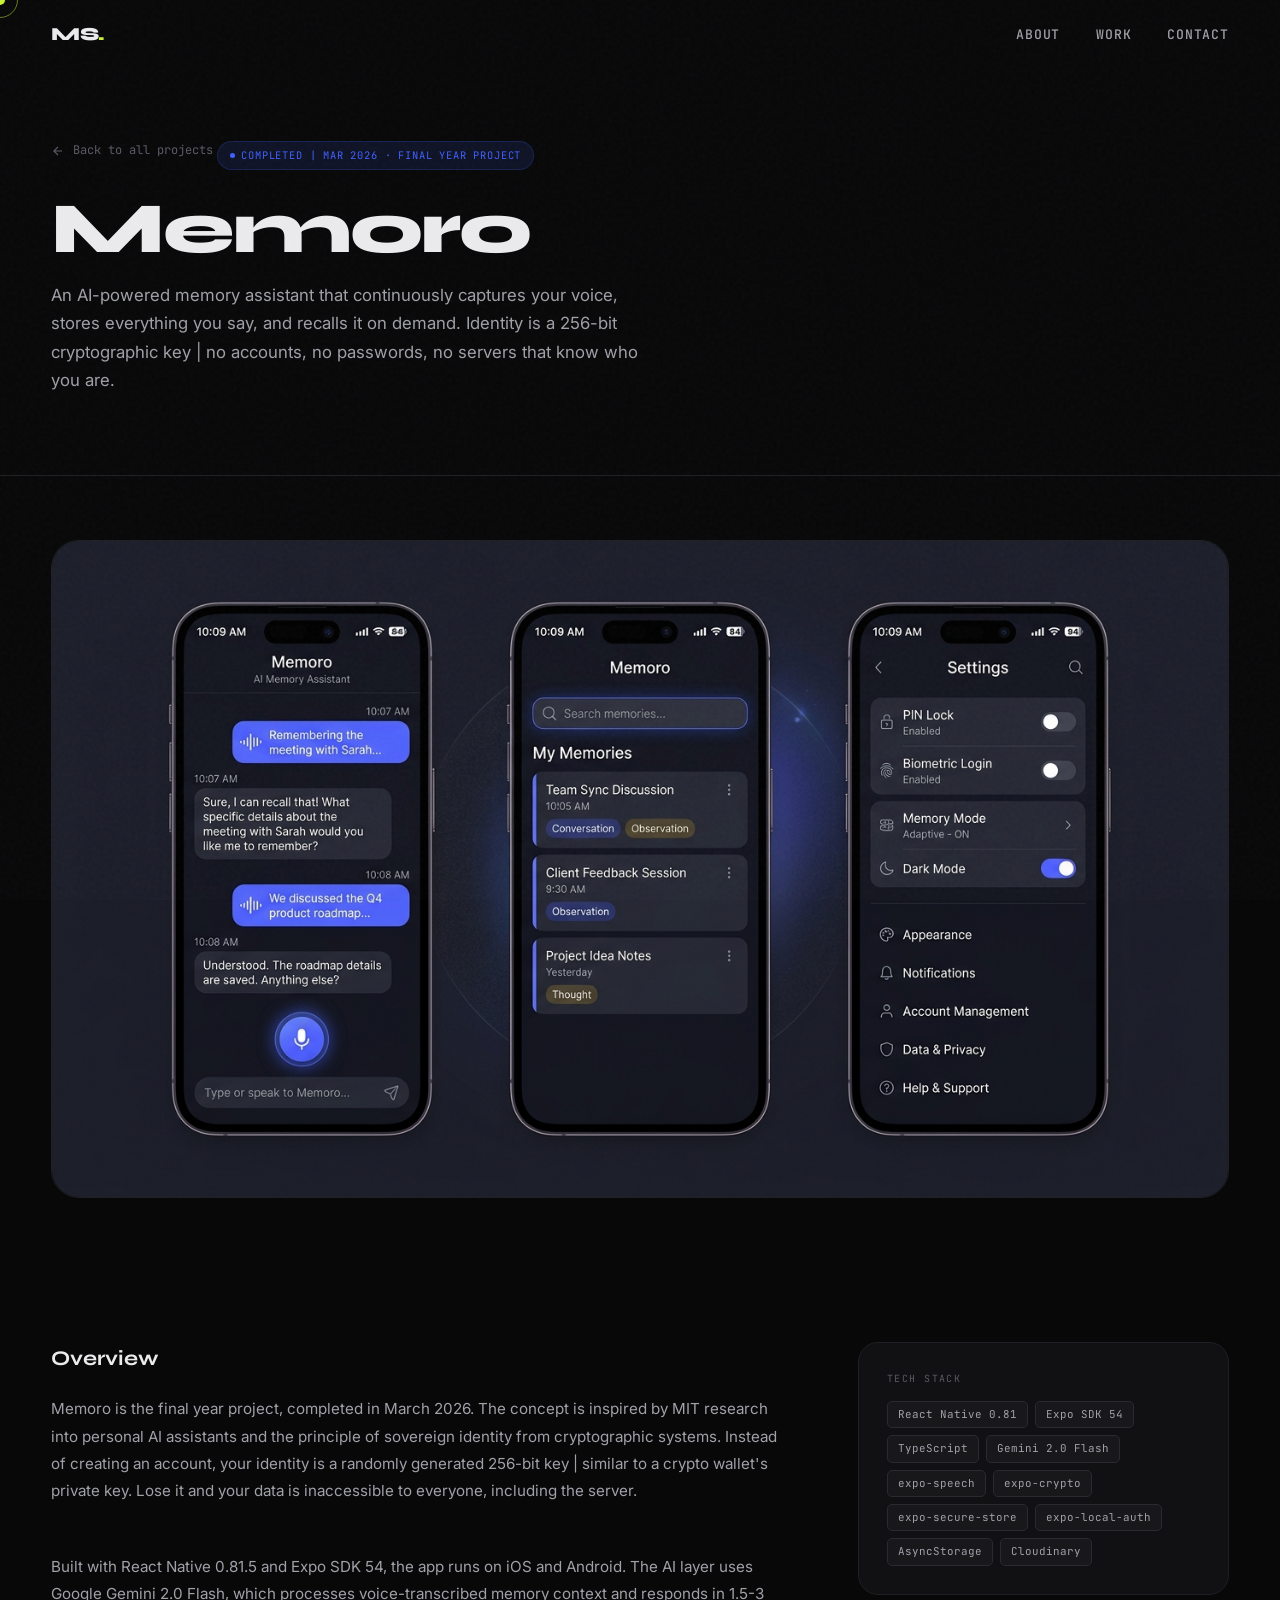
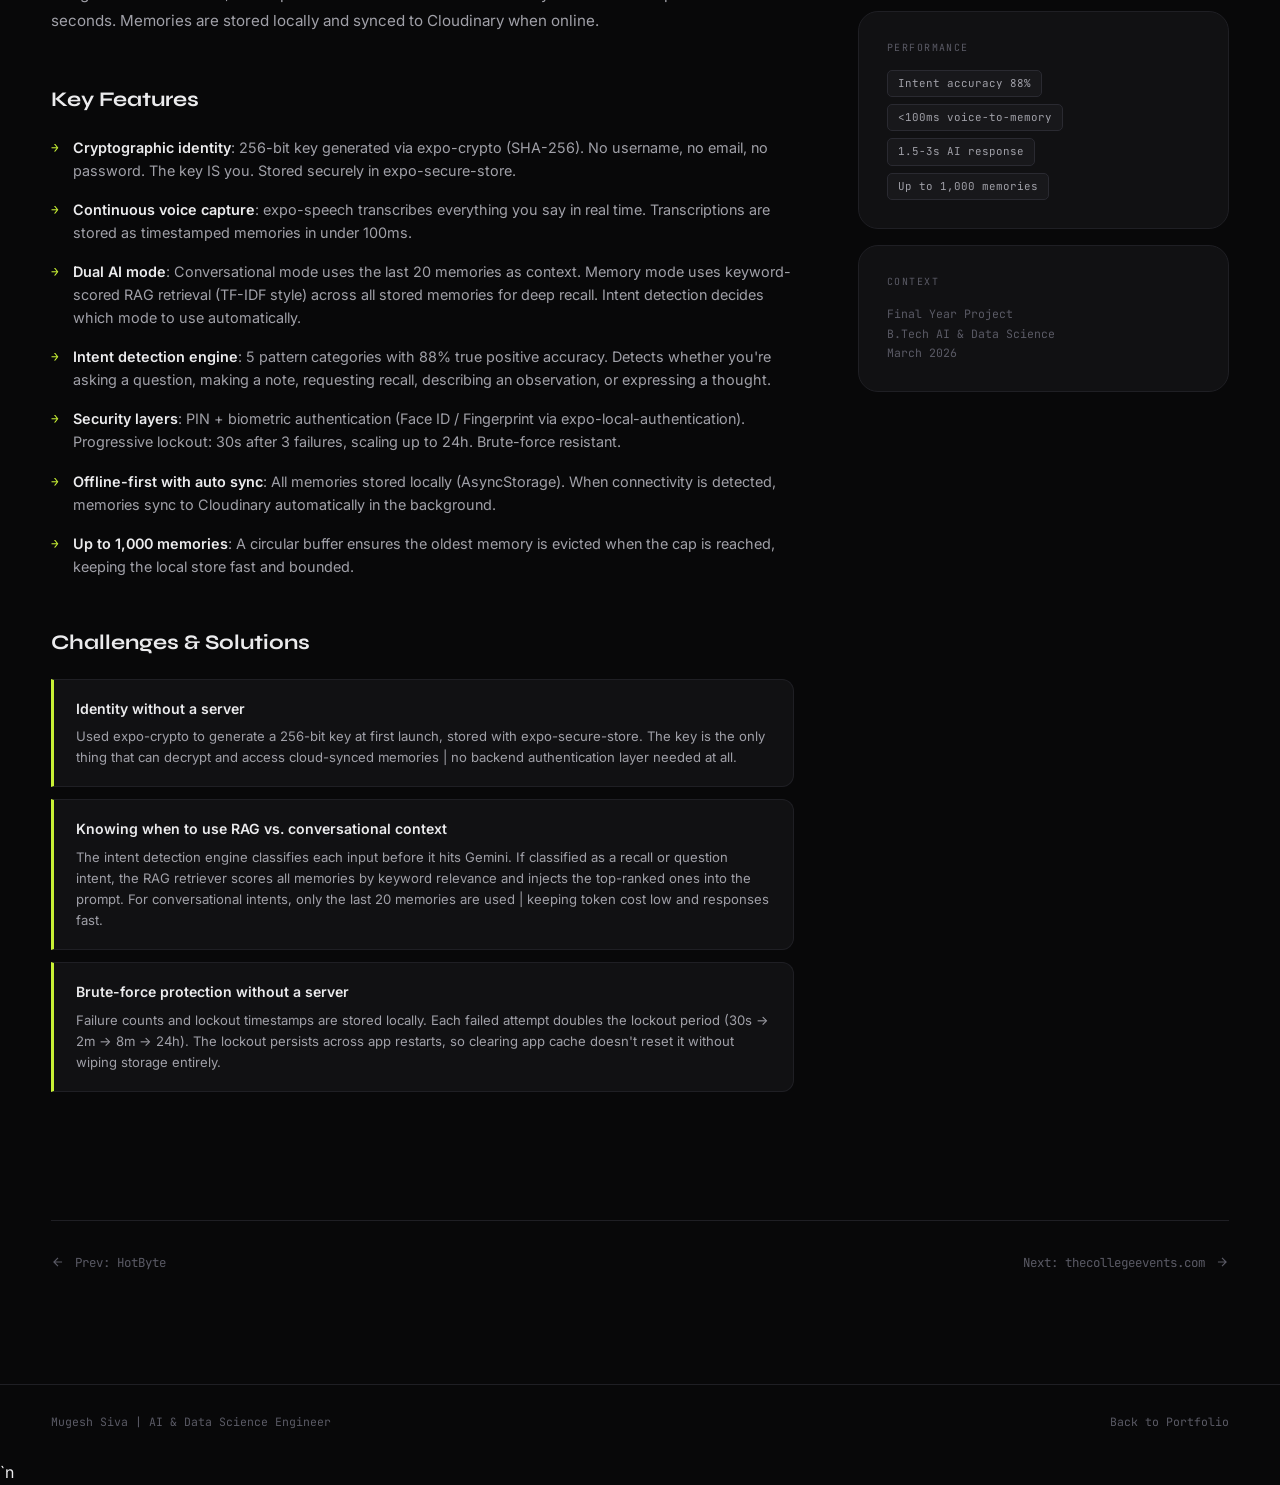
<file: projects/memoro.html>
<!DOCTYPE html>
<html lang="en">
<head>
  <meta charset="UTF-8" /><meta name="viewport" content="width=device-width, initial-scale=1.0" />
  <title>Memoro | Mugesh Siva</title>
  <meta name="description" content="AI memory assistant with cryptographic key identity, RAG retrieval, and continuous voice capture. Built with React Native and Gemini 2.0 Flash. Final year project, Mar 2026." />
  <link rel="preconnect" href="https://fonts.googleapis.com" /><link rel="preconnect" href="https://fonts.gstatic.com" crossorigin />
  <link href="https://fonts.googleapis.com/css2?family=Syne:wght@400;600;700;800&family=Inter:wght@300;400;500;600&family=JetBrains+Mono:wght@400;500&display=swap" rel="stylesheet" />
  <link rel="stylesheet" href="../css/style.css" />
</head>
<body class="project-page">
<div id="scroll-progress"></div>
<div id="cursor"></div><div id="cursor-ring"></div>

<nav id="nav">
  <div class="nav-inner">
    <a href="../index.html" class="nav-logo">MS<span>.</span></a>
    <div class="nav-links"><a href="../index.html#about">About</a><a href="../index.html#projects">Work</a><a href="../index.html#contact">Contact</a></div>
    <button class="nav-menu-btn" aria-label="Menu"><span></span><span></span><span></span></button>
  </div>
</nav>

<div class="project-hero">
  <div class="container">
    <a href="../index.html#projects" class="project-hero-back"><svg fill="none" stroke="currentColor" stroke-width="2" viewBox="0 0 24 24"><path d="M19 12H5M12 5l-7 7 7 7"/></svg>Back to all projects</a>
    <div class="project-status status-done"><span class="status-dot"></span>Completed | Mar 2026 &middot; Final Year Project</div>
    <h1 class="project-page-title">Memoro</h1>
    <p class="project-page-sub">An AI-powered memory assistant that continuously captures your voice, stores everything you say, and recalls it on demand. Identity is a 256-bit cryptographic key | no accounts, no passwords, no servers that know who you are.</p>
  </div>
</div>

<div class="container">
  <div class="project-preview reveal"><img src="../assets/memoro-preview.jpg" alt="Memoro AI Memory Assistant" /></div>
</div>

<div class="project-body">
  <div class="container">
    <div class="project-grid">
      <div>
        <h2 class="project-section-title reveal">Overview</h2>
        <p class="project-overview reveal delay-1">Memoro is the final year project, completed in March 2026. The concept is inspired by MIT research into personal AI assistants and the principle of sovereign identity from cryptographic systems. Instead of creating an account, your identity is a randomly generated 256-bit key | similar to a crypto wallet's private key. Lose it and your data is inaccessible to everyone, including the server.</p>
        <p class="project-overview reveal delay-2">Built with React Native 0.81.5 and Expo SDK 54, the app runs on iOS and Android. The AI layer uses Google Gemini 2.0 Flash, which processes voice-transcribed memory context and responds in 1.5-3 seconds. Memories are stored locally and synced to Cloudinary when online.</p>

        <h2 class="project-section-title reveal">Key Features</h2>
        <div class="project-features reveal delay-1">
          <div class="project-feature-item"><span class="feature-arrow">→</span><p class="feature-text"><strong>Cryptographic identity</strong>: 256-bit key generated via expo-crypto (SHA-256). No username, no email, no password. The key IS you. Stored securely in expo-secure-store.</p></div>
          <div class="project-feature-item"><span class="feature-arrow">→</span><p class="feature-text"><strong>Continuous voice capture</strong>: expo-speech transcribes everything you say in real time. Transcriptions are stored as timestamped memories in under 100ms.</p></div>
          <div class="project-feature-item"><span class="feature-arrow">→</span><p class="feature-text"><strong>Dual AI mode</strong>: Conversational mode uses the last 20 memories as context. Memory mode uses keyword-scored RAG retrieval (TF-IDF style) across all stored memories for deep recall. Intent detection decides which mode to use automatically.</p></div>
          <div class="project-feature-item"><span class="feature-arrow">→</span><p class="feature-text"><strong>Intent detection engine</strong>: 5 pattern categories with 88% true positive accuracy. Detects whether you're asking a question, making a note, requesting recall, describing an observation, or expressing a thought.</p></div>
          <div class="project-feature-item"><span class="feature-arrow">→</span><p class="feature-text"><strong>Security layers</strong>: PIN + biometric authentication (Face ID / Fingerprint via expo-local-authentication). Progressive lockout: 30s after 3 failures, scaling up to 24h. Brute-force resistant.</p></div>
          <div class="project-feature-item"><span class="feature-arrow">→</span><p class="feature-text"><strong>Offline-first with auto sync</strong>: All memories stored locally (AsyncStorage). When connectivity is detected, memories sync to Cloudinary automatically in the background.</p></div>
          <div class="project-feature-item"><span class="feature-arrow">→</span><p class="feature-text"><strong>Up to 1,000 memories</strong>: A circular buffer ensures the oldest memory is evicted when the cap is reached, keeping the local store fast and bounded.</p></div>
        </div>

        <h2 class="project-section-title reveal">Challenges &amp; Solutions</h2>
        <div class="project-challenges reveal delay-1">
          <div class="challenge-item">
            <div class="challenge-problem">Identity without a server</div>
            <div class="challenge-solution">Used expo-crypto to generate a 256-bit key at first launch, stored with expo-secure-store. The key is the only thing that can decrypt and access cloud-synced memories | no backend authentication layer needed at all.</div>
          </div>
          <div class="challenge-item">
            <div class="challenge-problem">Knowing when to use RAG vs. conversational context</div>
            <div class="challenge-solution">The intent detection engine classifies each input before it hits Gemini. If classified as a recall or question intent, the RAG retriever scores all memories by keyword relevance and injects the top-ranked ones into the prompt. For conversational intents, only the last 20 memories are used | keeping token cost low and responses fast.</div>
          </div>
          <div class="challenge-item">
            <div class="challenge-problem">Brute-force protection without a server</div>
            <div class="challenge-solution">Failure counts and lockout timestamps are stored locally. Each failed attempt doubles the lockout period (30s → 2m → 8m → 24h). The lockout persists across app restarts, so clearing app cache doesn't reset it without wiping storage entirely.</div>
          </div>
        </div>
      </div>

      <div class="project-sidebar">
        <div class="sidebar-card reveal">
          <span class="sidebar-label">Tech Stack</span>
          <div class="sidebar-tags">
            <span class="sidebar-tag">React Native 0.81</span><span class="sidebar-tag">Expo SDK 54</span>
            <span class="sidebar-tag">TypeScript</span><span class="sidebar-tag">Gemini 2.0 Flash</span>
            <span class="sidebar-tag">expo-speech</span><span class="sidebar-tag">expo-crypto</span>
            <span class="sidebar-tag">expo-secure-store</span><span class="sidebar-tag">expo-local-auth</span>
            <span class="sidebar-tag">AsyncStorage</span><span class="sidebar-tag">Cloudinary</span>
          </div>
        </div>
        <div class="sidebar-card reveal delay-1">
          <span class="sidebar-label">Performance</span>
          <div class="sidebar-tags">
            <span class="sidebar-tag">Intent accuracy 88%</span>
            <span class="sidebar-tag">&lt;100ms voice-to-memory</span>
            <span class="sidebar-tag">1.5-3s AI response</span>
            <span class="sidebar-tag">Up to 1,000 memories</span>
          </div>
        </div>
        <div class="sidebar-card reveal delay-2">
          <span class="sidebar-label">Context</span>
          <div style="font-family:var(--font-mono);font-size:0.72rem;color:var(--text-3);line-height:1.7;">Final Year Project<br/>B.Tech AI &amp; Data Science<br/>March 2026</div>
        </div>
      </div>
    </div>
    <div class="project-nav-links reveal">
      <a href="hotbyte.html" class="project-nav-link"><svg width="14" height="14" fill="none" stroke="currentColor" stroke-width="2" viewBox="0 0 24 24"><path d="M19 12H5M12 5l-7 7 7 7"/></svg>Prev: HotByte</a>
      <a href="college-events.html" class="project-nav-link">Next: thecollegeevents.com<svg width="14" height="14" fill="none" stroke="currentColor" stroke-width="2" viewBox="0 0 24 24"><path d="M5 12h14M12 5l7 7-7 7"/></svg></a>
    </div>
  </div>
</div>

<footer><div class="footer-inner"><p class="footer-copy">Mugesh Siva | AI &amp; Data Science Engineer</p><a href="../index.html" class="footer-back">Back to Portfolio</a></div></footer>
<script src="../js/config.js"></script>`n<script src="../js/main.js"></script>
</body>
</html>
</file>
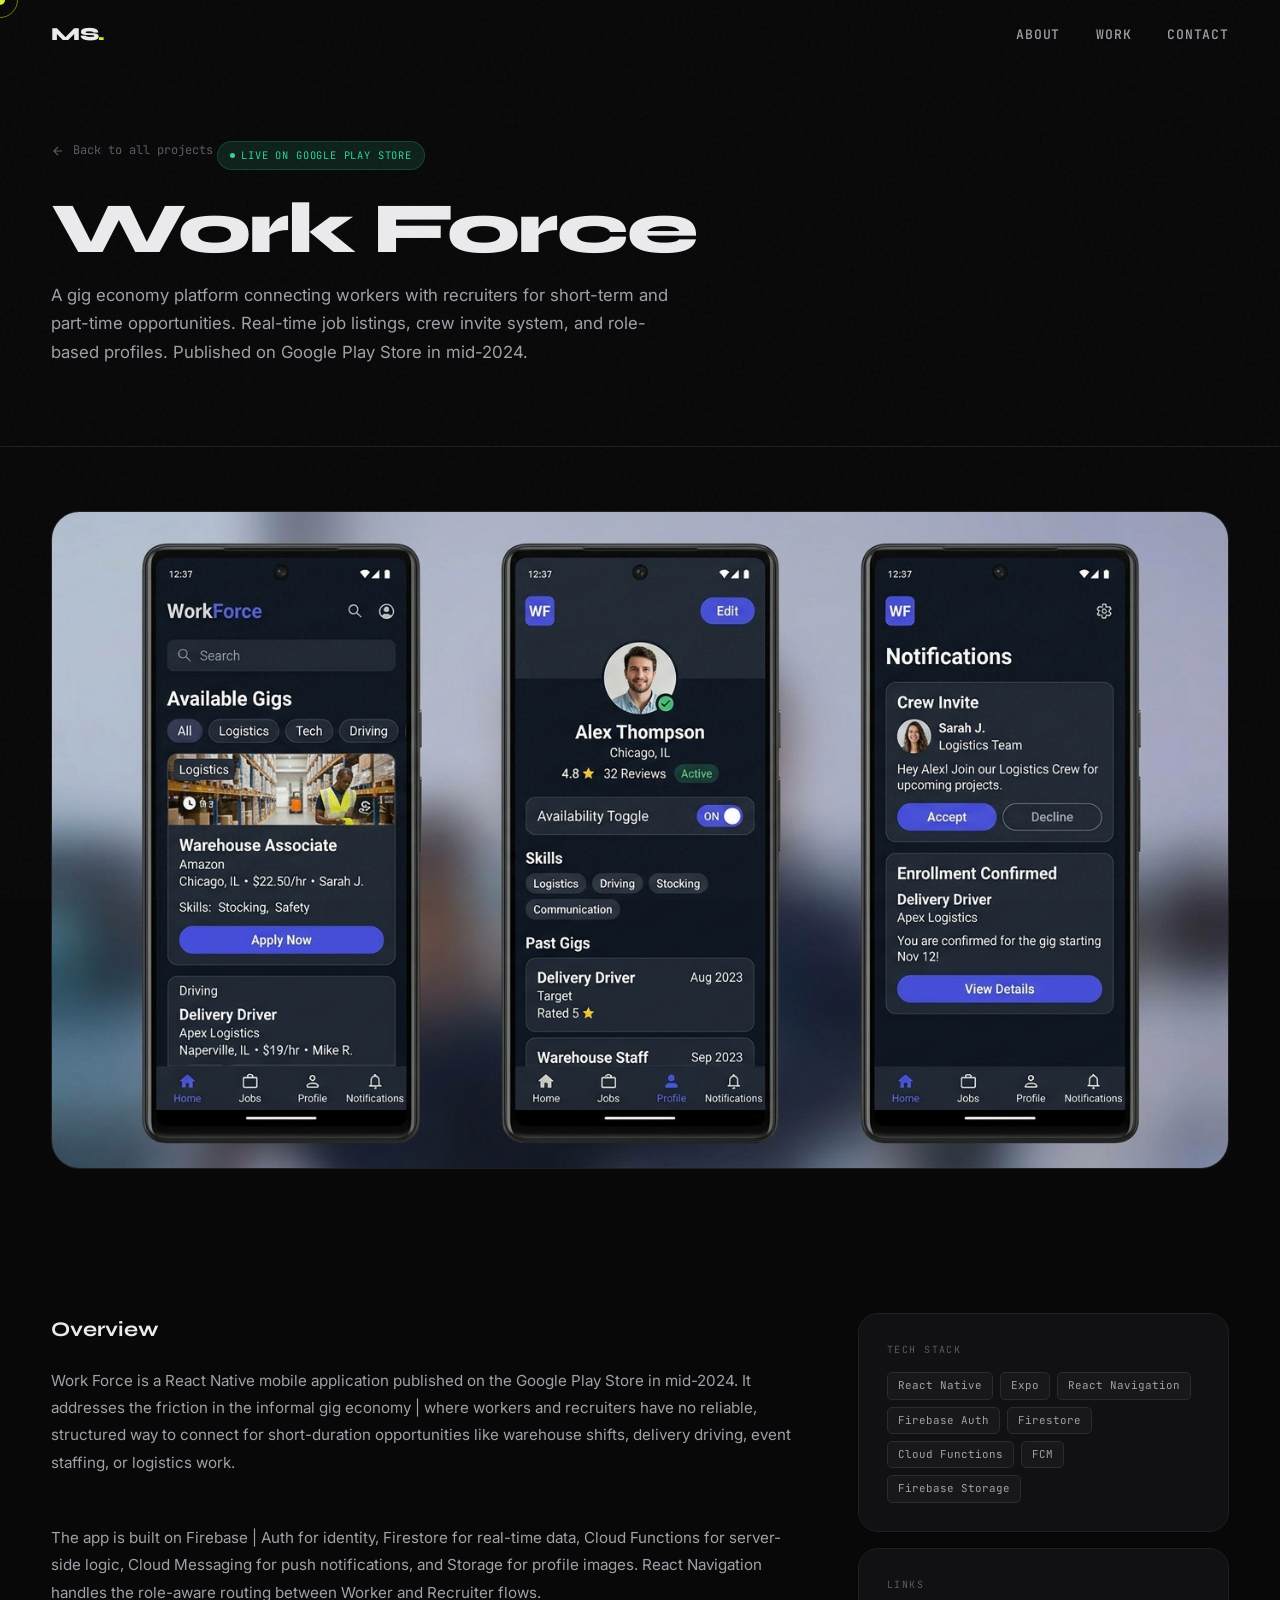
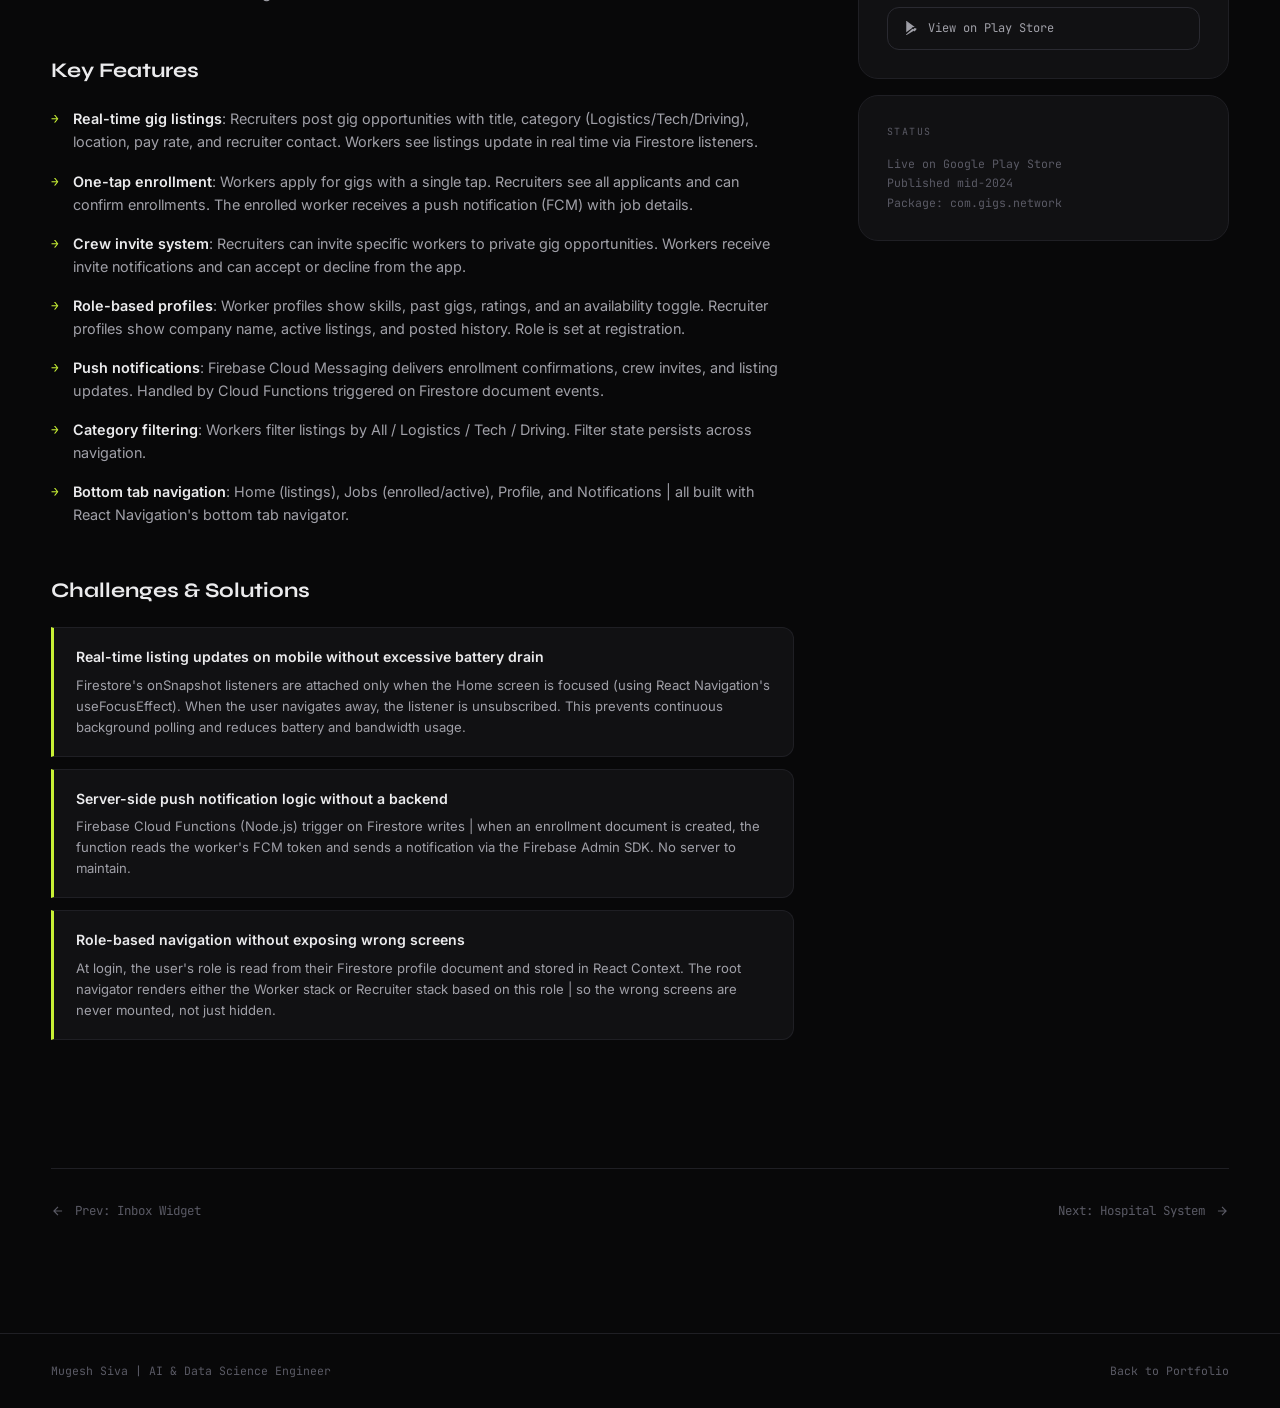
<file: projects/workforce.html>
<!DOCTYPE html>
<html lang="en">
<head>
  <meta charset="UTF-8" /><meta name="viewport" content="width=device-width, initial-scale=1.0" />
  <title>Work Force | Mugesh Siva</title>
  <meta name="description" content="React Native gig platform connecting workers and recruiters. Live on Google Play Store. Firebase, FCM, Cloud Functions. Built mid-2024." />
  <link rel="preconnect" href="https://fonts.googleapis.com" /><link rel="preconnect" href="https://fonts.gstatic.com" crossorigin />
  <link href="https://fonts.googleapis.com/css2?family=Syne:wght@400;600;700;800&family=Inter:wght@300;400;500;600&family=JetBrains+Mono:wght@400;500&display=swap" rel="stylesheet" />
  <link rel="stylesheet" href="../css/style.css" />
</head>
<body class="project-page">
<div id="scroll-progress"></div>
<div id="cursor"></div><div id="cursor-ring"></div>

<nav id="nav">
  <div class="nav-inner">
    <a href="../index.html" class="nav-logo">MS<span>.</span></a>
    <div class="nav-links"><a href="../index.html#about">About</a><a href="../index.html#projects">Work</a><a href="../index.html#contact">Contact</a></div>
    <button class="nav-menu-btn" aria-label="Menu"><span></span><span></span><span></span></button>
  </div>
</nav>

<div class="project-hero">
  <div class="container">
    <a href="../index.html#projects" class="project-hero-back"><svg fill="none" stroke="currentColor" stroke-width="2" viewBox="0 0 24 24"><path d="M19 12H5M12 5l-7 7 7 7"/></svg>Back to all projects</a>
    <div class="project-status status-live"><span class="status-dot"></span>Live on Google Play Store</div>
    <h1 class="project-page-title">Work Force</h1>
    <p class="project-page-sub">A gig economy platform connecting workers with recruiters for short-term and part-time opportunities. Real-time job listings, crew invite system, and role-based profiles. Published on Google Play Store in mid-2024.</p>
  </div>
</div>

<div class="container">
  <div class="project-preview reveal"><img src="../assets/workforce-preview.jpg" alt="Work Force app on Android" /></div>
</div>

<div class="project-body">
  <div class="container">
    <div class="project-grid">
      <div>
        <h2 class="project-section-title reveal">Overview</h2>
        <p class="project-overview reveal delay-1">Work Force is a React Native mobile application published on the Google Play Store in mid-2024. It addresses the friction in the informal gig economy | where workers and recruiters have no reliable, structured way to connect for short-duration opportunities like warehouse shifts, delivery driving, event staffing, or logistics work.</p>
        <p class="project-overview reveal delay-2">The app is built on Firebase | Auth for identity, Firestore for real-time data, Cloud Functions for server-side logic, Cloud Messaging for push notifications, and Storage for profile images. React Navigation handles the role-aware routing between Worker and Recruiter flows.</p>

        <h2 class="project-section-title reveal">Key Features</h2>
        <div class="project-features reveal delay-1">
          <div class="project-feature-item"><span class="feature-arrow">→</span><p class="feature-text"><strong>Real-time gig listings</strong>: Recruiters post gig opportunities with title, category (Logistics/Tech/Driving), location, pay rate, and recruiter contact. Workers see listings update in real time via Firestore listeners.</p></div>
          <div class="project-feature-item"><span class="feature-arrow">→</span><p class="feature-text"><strong>One-tap enrollment</strong>: Workers apply for gigs with a single tap. Recruiters see all applicants and can confirm enrollments. The enrolled worker receives a push notification (FCM) with job details.</p></div>
          <div class="project-feature-item"><span class="feature-arrow">→</span><p class="feature-text"><strong>Crew invite system</strong>: Recruiters can invite specific workers to private gig opportunities. Workers receive invite notifications and can accept or decline from the app.</p></div>
          <div class="project-feature-item"><span class="feature-arrow">→</span><p class="feature-text"><strong>Role-based profiles</strong>: Worker profiles show skills, past gigs, ratings, and an availability toggle. Recruiter profiles show company name, active listings, and posted history. Role is set at registration.</p></div>
          <div class="project-feature-item"><span class="feature-arrow">→</span><p class="feature-text"><strong>Push notifications</strong>: Firebase Cloud Messaging delivers enrollment confirmations, crew invites, and listing updates. Handled by Cloud Functions triggered on Firestore document events.</p></div>
          <div class="project-feature-item"><span class="feature-arrow">→</span><p class="feature-text"><strong>Category filtering</strong>: Workers filter listings by All / Logistics / Tech / Driving. Filter state persists across navigation.</p></div>
          <div class="project-feature-item"><span class="feature-arrow">→</span><p class="feature-text"><strong>Bottom tab navigation</strong>: Home (listings), Jobs (enrolled/active), Profile, and Notifications | all built with React Navigation's bottom tab navigator.</p></div>
        </div>

        <h2 class="project-section-title reveal">Challenges &amp; Solutions</h2>
        <div class="project-challenges reveal delay-1">
          <div class="challenge-item">
            <div class="challenge-problem">Real-time listing updates on mobile without excessive battery drain</div>
            <div class="challenge-solution">Firestore's onSnapshot listeners are attached only when the Home screen is focused (using React Navigation's useFocusEffect). When the user navigates away, the listener is unsubscribed. This prevents continuous background polling and reduces battery and bandwidth usage.</div>
          </div>
          <div class="challenge-item">
            <div class="challenge-problem">Server-side push notification logic without a backend</div>
            <div class="challenge-solution">Firebase Cloud Functions (Node.js) trigger on Firestore writes | when an enrollment document is created, the function reads the worker's FCM token and sends a notification via the Firebase Admin SDK. No server to maintain.</div>
          </div>
          <div class="challenge-item">
            <div class="challenge-problem">Role-based navigation without exposing wrong screens</div>
            <div class="challenge-solution">At login, the user's role is read from their Firestore profile document and stored in React Context. The root navigator renders either the Worker stack or Recruiter stack based on this role | so the wrong screens are never mounted, not just hidden.</div>
          </div>
        </div>
      </div>

      <div class="project-sidebar">
        <div class="sidebar-card reveal">
          <span class="sidebar-label">Tech Stack</span>
          <div class="sidebar-tags">
            <span class="sidebar-tag">React Native</span><span class="sidebar-tag">Expo</span>
            <span class="sidebar-tag">React Navigation</span><span class="sidebar-tag">Firebase Auth</span>
            <span class="sidebar-tag">Firestore</span><span class="sidebar-tag">Cloud Functions</span>
            <span class="sidebar-tag">FCM</span><span class="sidebar-tag">Firebase Storage</span>
          </div>
        </div>
        <div class="sidebar-card reveal delay-1">
          <span class="sidebar-label">Links</span>
          <div class="sidebar-links">
            <a href="#" data-config-href="playStoreUrl" target="_blank" rel="noopener" class="sidebar-link">
              <svg fill="currentColor" viewBox="0 0 24 24"><path d="M3.18 23.76c.42.23.9.26 1.33.07l12.93-7.47-2.9-2.9zm15.3-13.64L4.51.15C4.08-.04 3.6 0 3.18.24L13.71 10.8zm2.57 4.28c.28-.19.43-.49.43-.8s-.15-.61-.43-.8L18.2 12l-3.04 3.05 3.03 3.03zm-17.16 5L3.87.96 14.4 11.5z"/></svg>
              View on Play Store
            </a>
          </div>
        </div>
        <div class="sidebar-card reveal delay-2">
          <span class="sidebar-label">Status</span>
          <div style="font-family:var(--font-mono);font-size:0.72rem;color:var(--text-3);line-height:1.7;">Live on Google Play Store<br/>Published mid-2024<br/>Package: com.gigs.network</div>
        </div>
      </div>
    </div>
    <div class="project-nav-links reveal">
      <a href="inbox-widget.html" class="project-nav-link"><svg width="14" height="14" fill="none" stroke="currentColor" stroke-width="2" viewBox="0 0 24 24"><path d="M19 12H5M12 5l-7 7 7 7"/></svg>Prev: Inbox Widget</a>
      <a href="hospital-management.html" class="project-nav-link">Next: Hospital System<svg width="14" height="14" fill="none" stroke="currentColor" stroke-width="2" viewBox="0 0 24 24"><path d="M5 12h14M12 5l7 7-7 7"/></svg></a>
    </div>
  </div>
</div>

<footer><div class="footer-inner"><p class="footer-copy">Mugesh Siva | AI &amp; Data Science Engineer</p><a href="../index.html" class="footer-back">Back to Portfolio</a></div></footer>
<script src="../js/config.js"></script>
<script src="../js/main.js"></script>
</body>
</html>
</file>
<file: css/style.css>
/* ============================================================
   MUGESH SIVA — PORTFOLIO
   style.css  |  Full design system
   ============================================================ */

/* â”€â”€ Google Fonts â”€â”€â”€â”€â”€â”€â”€â”€â”€â”€â”€â”€â”€â”€â”€â”€â”€â”€â”€â”€â”€â”€â”€â”€â”€â”€â”€â”€â”€â”€â”€â”€â”€â”€â”€â”€â”€â”€â”€â”€â”€â”€â”€ */
@import url('https://fonts.googleapis.com/css2?family=Syne:wght@400;600;700;800&family=Inter:wght@300;400;500;600&family=JetBrains+Mono:wght@400;500&display=swap');

/* â”€â”€ Design Tokens â”€â”€â”€â”€â”€â”€â”€â”€â”€â”€â”€â”€â”€â”€â”€â”€â”€â”€â”€â”€â”€â”€â”€â”€â”€â”€â”€â”€â”€â”€â”€â”€â”€â”€â”€â”€â”€â”€â”€â”€â”€â”€ */
:root {
  --bg: #080809;
  --bg-alt: #0d0d0f;
  --surface: #111113;
  --surface-2: #18181b;
  --border: #1f1f24;
  --border-2: #2a2a31;

  --accent: #c8f135;
  --accent-dim: rgba(200, 241, 53, 0.12);
  --accent-glow: rgba(200, 241, 53, 0.25);
  --blue: #4060ff;
  --blue-dim: rgba(64, 96, 255, 0.12);
  --orange: #ff7240;
  --orange-dim: rgba(255, 114, 64, 0.12);
  --green: #34d399;
  --green-dim: rgba(52, 211, 153, 0.12);

  --text: #ebebed;
  --text-2: #a0a0a8;
  --text-3: #5a5a65;

  --radius: 12px;
  --radius-lg: 20px;
  --radius-xl: 28px;

  --font-head: 'Syne', sans-serif;
  --font-body: 'Inter', sans-serif;
  --font-mono: 'JetBrains Mono', monospace;

  --ease-out: cubic-bezier(0.16, 1, 0.3, 1);
  --ease-spring: cubic-bezier(0.34, 1.56, 0.64, 1);
}

/* â”€â”€ Reset â”€â”€â”€â”€â”€â”€â”€â”€â”€â”€â”€â”€â”€â”€â”€â”€â”€â”€â”€â”€â”€â”€â”€â”€â”€â”€â”€â”€â”€â”€â”€â”€â”€â”€â”€â”€â”€â”€â”€â”€â”€â”€â”€â”€â”€â”€â”€â”€â”€â”€ */
*,
*::before,
*::after {
  box-sizing: border-box;
  margin: 0;
  padding: 0;
}

html {
  scroll-behavior: smooth;
  font-size: 16px;
}

body {
  font-family: var(--font-body);
  background: var(--bg);
  color: var(--text);
  line-height: 1.6;
  overflow-x: hidden;
  cursor: none;
}

a {
  color: inherit;
  text-decoration: none;
}

img {
  display: block;
  max-width: 100%;
}

button {
  font-family: var(--font-body);
  cursor: none;
  border: none;
  background: none;
}

ul {
  list-style: none;
}

/* â”€â”€ Noise texture overlay â”€â”€â”€â”€â”€â”€â”€â”€â”€â”€â”€â”€â”€â”€â”€â”€â”€â”€â”€â”€â”€â”€â”€â”€â”€â”€â”€â”€â”€â”€â”€â”€â”€â”€ */
body::before {
  content: '';
  position: fixed;
  inset: 0;
  background-image: url("data:image/svg+xml,%3Csvg viewBox='0 0 256 256' xmlns='http://www.w3.org/2000/svg'%3E%3Cfilter id='noise'%3E%3CfeTurbulence type='fractalNoise' baseFrequency='0.9' numOctaves='4' stitchTiles='stitch'/%3E%3C/filter%3E%3Crect width='100%25' height='100%25' filter='url(%23noise)' opacity='1'/%3E%3C/svg%3E");
  opacity: 0.028;
  pointer-events: none;
  z-index: 9999;
}

/* â”€â”€ Custom cursor â”€â”€â”€â”€â”€â”€â”€â”€â”€â”€â”€â”€â”€â”€â”€â”€â”€â”€â”€â”€â”€â”€â”€â”€â”€â”€â”€â”€â”€â”€â”€â”€â”€â”€â”€â”€â”€â”€â”€â”€â”€â”€ */
#cursor {
  position: fixed;
  width: 10px;
  height: 10px;
  background: var(--accent);
  border-radius: 50%;
  z-index: 999999;
  pointer-events: none;
  transform: translate(-50%, -50%);
  transition: transform 0.08s, width 0.25s var(--ease-out), height 0.25s var(--ease-out), opacity 0.25s;
}

#cursor-ring {
  position: fixed;
  width: 36px;
  height: 36px;
  border: 1.5px solid rgba(200, 241, 53, 0.5);
  border-radius: 50%;
  pointer-events: none;
  z-index: 999999;
  transform: translate(-50%, -50%);
  transition: transform 0.18s var(--ease-out), width 0.3s var(--ease-out), height 0.3s var(--ease-out), opacity 0.3s;
}

body:hover #cursor {
  opacity: 1;
}

body.cursor-hover #cursor {
  width: 20px;
  height: 20px;
}

body.cursor-hover #cursor-ring {
  width: 60px;
  height: 60px;
  border-color: rgba(200, 241, 53, 0.3);
}

/* â”€â”€ Grid bg pattern â”€â”€â”€â”€â”€â”€â”€â”€â”€â”€â”€â”€â”€â”€â”€â”€â”€â”€â”€â”€â”€â”€â”€â”€â”€â”€â”€â”€â”€â”€â”€â”€â”€â”€â”€â”€â”€â”€â”€â”€ */
.grid-bg {
  background-image:
    linear-gradient(rgba(255, 255, 255, 0.025) 1px, transparent 1px),
    linear-gradient(90deg, rgba(255, 255, 255, 0.025) 1px, transparent 1px);
  background-size: 60px 60px;
}

/* â”€â”€ Layout utilities â”€â”€â”€â”€â”€â”€â”€â”€â”€â”€â”€â”€â”€â”€â”€â”€â”€â”€â”€â”€â”€â”€â”€â”€â”€â”€â”€â”€â”€â”€â”€â”€â”€â”€â”€â”€â”€â”€â”€ */
.container {
  width: 100%;
  margin: 0 auto;
  padding: 0 4vw;
}

.section {
  padding: 120px 0;
}

.section-label {
  font-family: var(--font-mono);
  font-size: 0.7rem;
  letter-spacing: 0.2em;
  text-transform: uppercase;
  color: var(--accent);
  margin-bottom: 16px;
  display: block;
}

.section-title {
  font-family: var(--font-head);
  font-size: clamp(2.4rem, 5vw, 4rem);
  font-weight: 800;
  line-height: 1.05;
  color: var(--text);
  margin-bottom: 64px;
}

/* â”€â”€ Scroll animation base states â”€â”€â”€â”€â”€â”€â”€â”€â”€â”€â”€â”€â”€â”€â”€â”€â”€â”€â”€â”€â”€â”€â”€â”€â”€â”€â”€ */
.reveal {
  opacity: 0;
  transform: translateY(36px);
  transition: opacity 0.75s var(--ease-out), transform 0.75s var(--ease-out);
}

.reveal.visible {
  opacity: 1;
  transform: none;
}

.reveal-left {
  opacity: 0;
  transform: translateX(-36px);
  transition: opacity 0.75s var(--ease-out), transform 0.75s var(--ease-out);
}

.reveal-left.visible {
  opacity: 1;
  transform: none;
}

.reveal-right {
  opacity: 0;
  transform: translateX(36px);
  transition: opacity 0.75s var(--ease-out), transform 0.75s var(--ease-out);
}

.reveal-right.visible {
  opacity: 1;
  transform: none;
}

.reveal-scale {
  opacity: 0;
  transform: scale(0.93);
  transition: opacity 0.65s var(--ease-out), transform 0.65s var(--ease-out);
}

.reveal-scale.visible {
  opacity: 1;
  transform: none;
}

/* Stagger delays */
.delay-1 {
  transition-delay: 0.08s;
}

.delay-2 {
  transition-delay: 0.16s;
}

.delay-3 {
  transition-delay: 0.24s;
}

.delay-4 {
  transition-delay: 0.32s;
}

.delay-5 {
  transition-delay: 0.40s;
}

.delay-6 {
  transition-delay: 0.48s;
}

/* â”€â”€ NAV â”€â”€â”€â”€â”€â”€â”€â”€â”€â”€â”€â”€â”€â”€â”€â”€â”€â”€â”€â”€â”€â”€â”€â”€â”€â”€â”€â”€â”€â”€â”€â”€â”€â”€â”€â”€â”€â”€â”€â”€â”€â”€â”€â”€â”€â”€â”€â”€â”€â”€â”€â”€ */
#nav {
  position: fixed;
  top: 0;
  left: 0;
  right: 0;
  z-index: 1000;
  padding: 20px 0;
  transition: background 0.4s, padding 0.4s, border-bottom 0.4s;
}

#nav.scrolled {
  background: rgba(8, 8, 9, 0.88);
  backdrop-filter: blur(20px);
  -webkit-backdrop-filter: blur(20px);
  border-bottom: 1px solid var(--border);
  padding: 14px 0;
}

.nav-inner {
  display: flex;
  align-items: center;
  justify-content: space-between;
  width: 100%;
  margin: 0 auto;
  padding: 0 4vw;
}

.nav-logo {
  font-family: var(--font-head);
  font-weight: 800;
  font-size: 1.15rem;
  letter-spacing: -0.02em;
  color: var(--text);
}

.nav-logo span {
  color: var(--accent);
}

.nav-logo.profile-logo {
  display: flex;
  align-items: center;
  gap: 12px;
}

.nav-profile-pic {
  width: 38px;
  height: 38px;
  border-radius: 50%;
  object-fit: cover;
  border: 2px solid transparent;
  transition: transform 0.4s var(--ease-spring), border-color 0.4s;
}

.nav-logo.profile-logo:hover .nav-profile-pic {
  transform: scale(1.1) rotate(5deg);
  border-color: var(--accent);
  box-shadow: 0 0 15px var(--accent-glow);
}

.nav-profile-name {
  font-family: var(--font-head);
  font-weight: 800;
  font-size: 1.15rem;
  letter-spacing: -0.02em;
  color: var(--text);
  transition: color 0.3s;
}

.nav-logo.profile-logo:hover .nav-profile-name {
  color: var(--accent);
}

.nav-links {
  display: flex;
  gap: 36px;
}

.nav-links a {
  font-size: 0.82rem;
  font-weight: 500;
  letter-spacing: 0.06em;
  text-transform: uppercase;
  color: var(--text-2);
  transition: color 0.2s;
  font-family: var(--font-mono);
}

.nav-links a:hover {
  color: var(--accent);
}

.nav-cta {
  padding: 9px 22px;
  background: var(--accent);
  color: #000;
  border-radius: 8px;
  font-family: var(--font-mono);
  font-size: 0.78rem;
  font-weight: 500;
  letter-spacing: 0.04em;
  transition: opacity 0.2s, transform 0.2s;
}

.nav-cta:hover {
  opacity: 0.85;
  transform: translateY(-1px);
}

.nav-menu-btn {
  display: none;
  flex-direction: column;
  gap: 5px;
  padding: 4px;
}

.nav-menu-btn span {
  display: block;
  width: 22px;
  height: 1.5px;
  background: var(--text);
  transition: transform 0.3s, opacity 0.3s;
}

/* â”€â”€ HERO â”€â”€â”€â”€â”€â”€â”€â”€â”€â”€â”€â”€â”€â”€â”€â”€â”€â”€â”€â”€â”€â”€â”€â”€â”€â”€â”€â”€â”€â”€â”€â”€â”€â”€â”€â”€â”€â”€â”€â”€â”€â”€â”€â”€â”€â”€â”€â”€â”€â”€â”€ */
#hero {
  min-height: 100vh;
  display: flex;
  align-items: center;
  position: relative;
  overflow: hidden;
  padding-top: 100px;
}

.hero-inner {
  display: grid;
  grid-template-columns: 1fr auto;
  gap: 80px;
  align-items: center;
  width: 100%;
}

.hero-tag {
  font-family: var(--font-mono);
  font-size: 0.72rem;
  letter-spacing: 0.22em;
  text-transform: uppercase;
  color: var(--accent);
  margin-bottom: 24px;
  opacity: 0;
  animation: fadeUp 0.6s var(--ease-out) 0.3s forwards;
}

.hero-name {
  font-family: var(--font-head);
  font-size: clamp(3.8rem, 9vw, 8rem);
  font-weight: 800;
  line-height: 0.92;
  letter-spacing: -0.03em;
  color: var(--text);
  margin-bottom: 24px;
  opacity: 0;
  animation: fadeUp 0.7s var(--ease-out) 0.5s forwards;
  position: relative;
  /* for ::after scan line */
}

.hero-name .accent-dot {
  color: var(--accent);
}

/* â”€â”€ Skill strip below name â”€â”€â”€â”€â”€â”€â”€â”€â”€â”€â”€â”€â”€â”€â”€â”€â”€â”€â”€â”€â”€â”€â”€â”€â”€â”€â”€â”€â”€â”€â”€â”€â”€â”€â”€ */
.hero-skill-cycle {
  display: flex;
  align-items: center;
  gap: 6px;
  margin-bottom: 18px;
  opacity: 0;
  animation: fadeUp 0.7s var(--ease-out) 0.65s forwards;
}

.skill-cycle-prefix {
  font-family: var(--font-mono);
  font-size: 1rem;
  color: var(--accent);
  opacity: 0.5;
  flex-shrink: 0;
}

.skill-cycle-window {
  overflow: hidden;
  /* clips the slide transition */
  height: 1.4em;
  display: flex;
  align-items: center;
}

.skill-cycle-text {
  font-family: var(--font-mono);
  font-size: 1rem;
  font-weight: 600;
  letter-spacing: 0.14em;
  color: var(--accent);
  text-transform: uppercase;
  display: inline-block;
  /* needed for transform to work */
  will-change: transform, opacity;
}

.hero-role {
  font-size: clamp(1rem, 2vw, 1.3rem);
  color: var(--text-2);
  font-weight: 400;
  margin-bottom: 20px;
  opacity: 0;
  animation: fadeUp 0.7s var(--ease-out) 0.7s forwards;
}

.hero-descriptor {
  font-family: var(--font-mono);
  font-size: 1rem;
  color: var(--text-3);
  margin-bottom: 48px;
  opacity: 0;
  animation: fadeUp 0.7s var(--ease-out) 0.85s forwards;
  min-height: 1.5em;
}

.hero-descriptor .cursor-blink {
  display: inline-block;
  width: 2px;
  height: 1em;
  background: var(--accent);
  margin-left: 2px;
  vertical-align: middle;
  animation: blink 1s steps(1) infinite;
}

.hero-actions {
  display: flex;
  gap: 16px;
  align-items: center;
  opacity: 0;
  animation: fadeUp 0.7s var(--ease-out) 1s forwards;
}

.btn-primary {
  display: inline-flex;
  align-items: center;
  gap: 8px;
  padding: 14px 28px;
  background: var(--accent);
  color: #000;
  border-radius: var(--radius);
  font-family: var(--font-mono);
  font-size: 0.82rem;
  font-weight: 500;
  letter-spacing: 0.04em;
  transition: transform 0.2s var(--ease-spring), box-shadow 0.2s;
}

.btn-primary:hover {
  transform: translateY(-3px);
  box-shadow: 0 16px 40px var(--accent-glow);
}

.btn-linkedin {
  display: inline-flex;
  align-items: center;
  gap: 8px;
  padding: 14px 28px;
  background: rgba(10, 102, 194, 0.1);
  border: 1px solid rgba(10, 102, 194, 0.3);
  color: #6bb1ff;
  border-radius: var(--radius);
  font-family: var(--font-mono);
  font-size: 0.82rem;
  font-weight: 500;
  letter-spacing: 0.04em;
  backdrop-filter: blur(8px);
  transition: transform 0.3s var(--ease-spring), box-shadow 0.3s, background 0.3s, border-color 0.3s, color 0.3s;
}

.btn-linkedin:hover {
  background: rgba(10, 102, 194, 0.2);
  border-color: rgba(10, 102, 194, 0.8);
  color: #fff;
  transform: translateY(-3px);
  box-shadow: 0 16px 40px rgba(10, 102, 194, 0.25);
}

.btn-secondary {
  display: inline-flex;
  align-items: center;
  gap: 8px;
  padding: 14px 28px;
  border: 1px solid var(--border-2);
  color: var(--text-2);
  border-radius: var(--radius);
  font-family: var(--font-mono);
  font-size: 0.82rem;
  transition: border-color 0.2s, color 0.2s, transform 0.2s;
}

.btn-secondary:hover {
  border-color: var(--accent);
  color: var(--accent);
  transform: translateY(-2px);
}

.hero-photo-wrap {
  opacity: 0;
  animation: fadeUp 0.9s var(--ease-out) 0.6s forwards;
  position: relative;
}

.hero-photo-frame {
  position: relative;
  width: 280px;
  height: 340px;
}

.hero-photo-frame::before {
  content: '';
  position: absolute;
  inset: -1px;
  border-radius: var(--radius-lg);
  background: linear-gradient(135deg, var(--accent) 0%, transparent 60%);
  z-index: 0;
}

.hero-photo-frame img {
  position: relative;
  z-index: 1;
  width: 100%;
  height: 100%;
  object-fit: cover;
  object-position: center top;
  border-radius: calc(var(--radius-lg) - 1px);
  filter: grayscale(15%);
}

.hero-photo-badge {
  position: absolute;
  bottom: -16px;
  right: -16px;
  background: var(--surface);
  border: 1px solid var(--border-2);
  border-radius: var(--radius);
  padding: 12px 16px;
  z-index: 2;
}

.hero-photo-badge .badge-stat {
  font-family: var(--font-head);
  font-weight: 800;
  font-size: 1.4rem;
  color: var(--accent);
}

.hero-photo-badge .badge-label {
  font-size: 0.7rem;
  color: var(--text-3);
  margin-top: 2px;
  font-family: var(--font-mono);
}

.hero-scroll {
  position: absolute;
  bottom: 0;
  right: 48px;
  left: auto;
  transform: none;
  display: flex;
  flex-direction: column;
  align-items: center;
  gap: 16px;
  opacity: 0;
  animation: fadeIn 0.6s ease 1.4s forwards;
}

.hero-scroll span {
  font-family: var(--font-mono);
  font-size: 0.65rem;
  letter-spacing: 0.15em;
  text-transform: uppercase;
  color: var(--text-3);
  writing-mode: vertical-rl;
}

.scroll-line {
  width: 1px;
  height: 96px;
  background: linear-gradient(to bottom, var(--accent), transparent);
  animation: scrollPulse 2s ease infinite;
}

/* â”€â”€ ABOUT â”€â”€â”€â”€â”€â”€â”€â”€â”€â”€â”€â”€â”€â”€â”€â”€â”€â”€â”€â”€â”€â”€â”€â”€â”€â”€â”€â”€â”€â”€â”€â”€â”€â”€â”€â”€â”€â”€â”€â”€â”€â”€â”€â”€â”€â”€â”€â”€â”€â”€ */
#about {
  background: var(--bg-alt);
}

.about-grid {
  display: grid;
  grid-template-columns: 1fr 1fr;
  gap: 80px;
  align-items: center;
}

.about-statement {
  font-family: var(--font-head);
  font-size: clamp(1.5rem, 3vw, 2.1rem);
  font-weight: 700;
  line-height: 1.3;
  color: var(--text);
  margin-bottom: 28px;
}

.about-statement .highlight {
  color: var(--accent);
}

.about-body {
  font-size: 1rem;
  color: var(--text-2);
  line-height: 1.75;
  margin-bottom: 36px;
}

.about-stats {
  display: grid;
  grid-template-columns: repeat(2, 1fr);
  gap: 20px;
}

.stat-card {
  background: var(--surface);
  border: 1px solid var(--border);
  border-radius: var(--radius);
  padding: 20px 22px;
  transition: border-color 0.3s;
}

.stat-card:hover {
  border-color: var(--accent);
}

.stat-number {
  font-family: var(--font-head);
  font-size: 2.4rem;
  font-weight: 800;
  color: var(--accent);
  line-height: 1;
  display: flex;
  align-items: baseline;
  gap: 2px;
}

.stat-label {
  font-size: 0.78rem;
  color: var(--text-3);
  margin-top: 6px;
  font-family: var(--font-mono);
}

/* Marquee */
.marquee-wrap {
  overflow: hidden;
  border-top: 1px solid var(--border);
  border-bottom: 1px solid var(--border);
  padding: 14px 0;
  margin-top: 80px;
}

.marquee-track {
  display: flex;
  gap: 48px;
  width: max-content;
  animation: marquee 28s linear infinite;
}

.marquee-wrap:hover .marquee-track {
  animation-play-state: paused;
}

.marquee-item {
  font-family: var(--font-mono);
  font-size: 0.75rem;
  letter-spacing: 0.1em;
  text-transform: uppercase;
  color: var(--text-3);
  white-space: nowrap;
  display: flex;
  align-items: center;
  gap: 48px;
}

.marquee-item::after {
  content: '·';
  color: var(--accent);
  font-size: 1.2rem;
}

/* â”€â”€ TIMELINE — True alternating 3-column layout â”€â”€â”€â”€â”€â”€â”€â”€â”€â”€â”€ */
#timeline {
  background: var(--bg);
}

.timeline-wrap {
  position: relative;
  max-width: 1000px;
  margin: 0 auto;
  padding: 4px 0 60px;
}

/* â”€ Central spine â”€ */
.ti-track {
  position: absolute;
  left: 50%;
  top: 0;
  bottom: 0;
  width: 2px;
  transform: translateX(-50%);
  background: linear-gradient(to bottom,
      transparent 0%,
      var(--border-2) 4%,
      var(--border-2) 96%,
      transparent 100%);
}

.ti-track-fill {
  position: absolute;
  left: 50%;
  top: 0;
  width: 2px;
  height: 0;
  transform: translateX(-50%);
  background: linear-gradient(to bottom, var(--accent), rgba(200, 241, 53, 0.4));
  transition: height 0.1s linear;
  box-shadow: 0 0 12px rgba(200, 241, 53, 0.5), 0 0 4px rgba(200, 241, 53, 0.8);
}

/* â”€ Year group divider â”€ */
.ti-year {
  display: flex;
  align-items: center;
  justify-content: center;
  margin: 48px 0 24px;
  position: relative;
  z-index: 6;
}

.ti-year::before,
.ti-year::after {
  content: '';
  flex: 1;
  height: 1px;
  background: var(--border);
  max-width: 200px;
}

.ti-year::before {
  margin-right: 16px;
}

.ti-year::after {
  margin-left: 16px;
}

.ti-year-badge {
  font-family: var(--font-mono);
  font-size: 0.65rem;
  font-weight: 700;
  letter-spacing: 0.2em;
  text-transform: uppercase;
  color: var(--bg);
  background: var(--accent);
  padding: 5px 16px;
  border-radius: 100px;
}

/* â”€ Each row: 3-column grid (left | spine | right) â”€ */
.ti {
  display: grid;
  grid-template-columns: 1fr 44px 1fr;
  gap: 0;
  margin-bottom: 14px;
  align-items: flex-start;
  position: relative;
}

.ti:last-child {
  margin-bottom: 0;
}

/* â”€ Spine column (always col-2 in DOM) â”€ */
.ti-spine {
  display: flex;
  flex-direction: column;
  align-items: center;
  padding-top: 22px;
  position: relative;
  z-index: 4;
}

/* â”€ Dot â”€ */
.ti-dot {
  width: 16px;
  height: 16px;
  border-radius: 50%;
  border: 3px solid var(--bg);
  flex-shrink: 0;
  position: relative;
  z-index: 5;
  transition: transform 0.3s cubic-bezier(0.34, 1.56, 0.64, 1), box-shadow 0.3s;
}

.ti-dot::after {
  content: '';
  position: absolute;
  inset: -5px;
  border-radius: 50%;
  opacity: 0;
  transition: opacity 0.3s;
}

.ti:hover .ti-dot {
  transform: scale(1.5);
}

.ti:hover .ti-dot::after {
  opacity: 1;
}

.ti-dot.type-edu {
  background: var(--blue);
  box-shadow: 0 0 0 3px var(--blue-dim), 0 0 14px rgba(64, 96, 255, 0.25);
}

.ti-dot.type-intern {
  background: var(--green);
  box-shadow: 0 0 0 3px var(--green-dim), 0 0 14px rgba(52, 211, 153, 0.25);
}

.ti-dot.type-project {
  background: var(--accent);
  box-shadow: 0 0 0 3px var(--accent-dim), 0 0 14px rgba(200, 241, 53, 0.35);
}

.ti-dot.type-achieve {
  background: var(--orange);
  box-shadow: 0 0 0 3px var(--orange-dim), 0 0 14px rgba(255, 114, 64, 0.25);
}

.ti-dot.type-train {
  background: #c4b5fd;
  box-shadow: 0 0 0 3px rgba(196, 181, 253, 0.15), 0 0 14px rgba(196, 181, 253, 0.25);
}

.ti-dot.type-edu::after {
  background: radial-gradient(circle, rgba(64, 96, 255, 0.12) 0%, transparent 70%);
}

.ti-dot.type-intern::after {
  background: radial-gradient(circle, rgba(52, 211, 153, 0.12) 0%, transparent 70%);
}

.ti-dot.type-project::after {
  background: radial-gradient(circle, rgba(200, 241, 53, 0.12) 0%, transparent 70%);
}

.ti-dot.type-achieve::after {
  background: radial-gradient(circle, rgba(255, 114, 64, 0.12) 0%, transparent 70%);
}

.ti-dot.type-train::after {
  background: radial-gradient(circle, rgba(196, 181, 253, 0.12) 0%, transparent 70%);
}

/* â”€ Meta (date) column â”€ */
/* Normal: meta is col-1 â†’ date right-aligned */
.ti-meta {
  padding-top: 24px;
  padding-right: 22px;
  text-align: right;
}

/* Flip: meta is col-3 â†’ date left-aligned */
.ti.ti-flip .ti-meta {
  padding-right: 0;
  padding-left: 22px;
  text-align: left;
}

.ti-date {
  font-family: var(--font-mono);
  font-size: 0.67rem;
  letter-spacing: 0.1em;
  color: var(--text-3);
  line-height: 1.5;
}

/* â”€ Card column â”€ */
/* Normal: card is col-3 â†’ indent from left */
.ti-card {
  padding: 10px 0 10px 22px;
}

/* Flip: card is col-1 â†’ indent from right */
.ti.ti-flip .ti-card {
  padding: 10px 22px 10px 0;
}

/* Card inner wrapper */
.ti-card-inner {
  background: var(--surface);
  border: 1px solid var(--border);
  border-radius: 12px;
  padding: 18px 20px;
  position: relative;
  transition: border-color 0.3s, transform 0.3s cubic-bezier(0.34, 1.2, 0.64, 1), box-shadow 0.3s;
  overflow: visible;
}

/* â”€ Arrow notch: right-side cards point LEFT toward spine â”€ */
.ti-card-inner::before {
  content: '';
  position: absolute;
  top: 20px;
  left: -8px;
  width: 0;
  height: 0;
  border-top: 8px solid transparent;
  border-bottom: 8px solid transparent;
  border-right: 8px solid var(--border);
  transition: border-right-color 0.3s;
  z-index: 2;
}

.ti-card-inner::after {
  content: '';
  position: absolute;
  top: 21px;
  left: -6px;
  width: 0;
  height: 0;
  border-top: 7px solid transparent;
  border-bottom: 7px solid transparent;
  border-right: 7px solid var(--surface);
  z-index: 3;
}

/* â”€ Left-side cards (flip) point RIGHT toward spine â”€ */
.ti.ti-flip .ti-card-inner::before {
  left: auto;
  right: -8px;
  border-right: none;
  border-left: 8px solid var(--border);
}

.ti.ti-flip .ti-card-inner::after {
  left: auto;
  right: -6px;
  border-right: none;
  border-left: 7px solid var(--surface);
}

/* Hover: right-side cards slide right */
.ti:not(.ti-flip):hover .ti-card-inner {
  transform: translateX(5px);
  box-shadow: 0 8px 36px rgba(0, 0, 0, 0.3);
}

/* Hover: left-side cards slide left */
.ti.ti-flip:hover .ti-card-inner {
  transform: translateX(-5px);
  box-shadow: 0 8px 36px rgba(0, 0, 0, 0.3);
}

/* Type-specific accent on left border (right-side cards) */
.ti.type-edu .ti-card-inner {
  border-left: 3px solid var(--blue);
}

.ti.type-intern .ti-card-inner {
  border-left: 3px solid var(--green);
}

.ti.type-project .ti-card-inner {
  border-left: 3px solid var(--accent);
}

.ti.type-achieve .ti-card-inner {
  border-left: 3px solid var(--orange);
}

.ti.type-train .ti-card-inner {
  border-left: 3px solid #c4b5fd;
}

/* Type-specific accent on right border (left-side/flip cards) */
.ti.ti-flip.type-edu .ti-card-inner {
  border-left: 1px solid var(--border);
  border-right: 3px solid var(--blue);
}

.ti.ti-flip.type-intern .ti-card-inner {
  border-left: 1px solid var(--border);
  border-right: 3px solid var(--green);
}

.ti.ti-flip.type-project .ti-card-inner {
  border-left: 1px solid var(--border);
  border-right: 3px solid var(--accent);
}

.ti.ti-flip.type-achieve .ti-card-inner {
  border-left: 1px solid var(--border);
  border-right: 3px solid var(--orange);
}

.ti.ti-flip.type-train .ti-card-inner {
  border-left: 1px solid var(--border);
  border-right: 3px solid #c4b5fd;
}

/* Hover border highlight */
.ti.type-edu:hover .ti-card-inner {
  border-color: var(--blue);
}

.ti.type-intern:hover .ti-card-inner {
  border-color: var(--green);
}

.ti.type-project:hover .ti-card-inner {
  border-color: var(--accent);
}

.ti.type-achieve:hover .ti-card-inner {
  border-color: var(--orange);
}

.ti.type-train:hover .ti-card-inner {
  border-color: #c4b5fd;
}

/* Update notch color on hover */
.ti.type-edu:hover .ti-card-inner::before {
  border-right-color: var(--blue);
  border-left-color: var(--blue);
}

.ti.type-intern:hover .ti-card-inner::before {
  border-right-color: var(--green);
  border-left-color: var(--green);
}

.ti.type-project:hover .ti-card-inner::before {
  border-right-color: var(--accent);
  border-left-color: var(--accent);
}

.ti.type-achieve:hover .ti-card-inner::before {
  border-right-color: var(--orange);
  border-left-color: var(--orange);
}

.ti.type-train:hover .ti-card-inner::before {
  border-right-color: #c4b5fd;
  border-left-color: #c4b5fd;
}

/* ── Scroll Progress Indicator ── */
#scroll-progress {
  position: fixed;
  top: 0;
  left: 0;
  height: 3px;
  background: var(--accent);
  width: 0%;
  z-index: 10000;
  box-shadow: 0 0 10px var(--accent-glow);
  transition: width 0.1s ease-out;
  pointer-events: none;
}

/* Card content */
.ti-badge {
  display: inline-block;
  font-family: var(--font-mono);
  font-size: 0.58rem;
  letter-spacing: 0.1em;
  text-transform: uppercase;
  font-weight: 600;
  padding: 3px 8px;
  border-radius: 4px;
  margin-bottom: 7px;
}

.badge-edu {
  background: var(--blue-dim);
  color: var(--blue);
}

.badge-intern {
  background: var(--green-dim);
  color: var(--green);
}

.badge-project {
  background: var(--accent-dim);
  color: var(--accent);
}

.badge-achieve {
  background: var(--orange-dim);
  color: var(--orange);
}

.badge-train {
  background: rgba(196, 181, 253, 0.1);
  color: #c4b5fd;
}

.ti-title {
  font-family: var(--font-head);
  font-weight: 700;
  font-size: 0.98rem;
  color: var(--text);
  margin-bottom: 4px;
  line-height: 1.3;
}

.ti-sub {
  font-size: 0.79rem;
  color: var(--text-2);
  line-height: 1.6;
}

.ti-tech {
  font-size: 0.72rem;
  color: var(--text-3);
  line-height: 1.55;
  margin-top: 8px;
  font-family: var(--font-mono);
  padding-top: 8px;
  border-top: 1px solid var(--border);
  letter-spacing: 0.02em;
}

.timeline-spine-fill {
  position: absolute;
  left: 148px;
  top: 0;
  width: 1px;
  height: 0;
  background: var(--accent);
  transition: height 0.1s linear;
  box-shadow: 0 0 8px rgba(200, 241, 53, 0.5);
}

/* â”€â”€ New left-rail timeline items â”€â”€ */
.timeline-item {
  display: grid;
  grid-template-columns: 148px 1fr;
  gap: 0;
  margin-bottom: 20px;
  position: relative;
  align-items: stretch;
}

.timeline-item:last-child {
  margin-bottom: 0;
}

/* Left rail: date + dot */
.tl-left {
  display: flex;
  flex-direction: column;
  align-items: flex-end;
  padding-right: 28px;
  padding-top: 26px;
  position: relative;
}

.timeline-date {
  font-family: var(--font-mono);
  font-size: 0.68rem;
  letter-spacing: 0.1em;
  color: var(--text-3);
  text-align: right;
  line-height: 1.4;
}

/* The dot sits on the rail */
.tl-center {
  display: none;
  /* hidden — dot is now in tl-left */
}

.tl-left .timeline-dot-col {
  margin-top: 8px;
  align-items: flex-end;
}

.timeline-dot-col {
  display: flex;
  align-items: center;
  justify-content: flex-end;
}

.timeline-dot {
  width: 10px;
  height: 10px;
  border-radius: 50%;
  border: 2px solid var(--bg);
  flex-shrink: 0;
  position: relative;
  z-index: 2;
  transition: transform 0.3s var(--ease-spring), box-shadow 0.3s;
  /* Positioned so it sits exactly on the rail line */
  margin-right: -1px;
}

.timeline-item:hover .timeline-dot {
  transform: scale(1.6);
}

.timeline-dot.type-edu {
  background: var(--blue);
  box-shadow: 0 0 0 3px var(--blue-dim);
}

.timeline-dot.type-intern {
  background: var(--green);
  box-shadow: 0 0 0 3px var(--green-dim);
}

.timeline-dot.type-project {
  background: var(--accent);
  box-shadow: 0 0 0 3px var(--accent-dim), 0 0 12px rgba(200, 241, 53, 0.4);
}

.timeline-dot.type-achieve {
  background: var(--orange);
  box-shadow: 0 0 0 3px var(--orange-dim);
}

.timeline-dot.type-train {
  background: var(--text-2);
  box-shadow: 0 0 0 3px rgba(160, 160, 168, 0.15);
}

/* Right: the card */
.tl-right {
  padding: 12px 0 12px 28px;
}

/* flip class not needed in left-rail — ignore it */
.timeline-item.flip .tl-left {
  order: unset;
  padding-left: 0;
  padding-right: 28px;
  align-items: flex-end;
}

.timeline-item.flip .tl-center {
  order: unset;
}

.timeline-item.flip .tl-right {
  order: unset;
  padding-right: 0;
  padding-left: 28px;
  display: block;
  align-items: unset;
}

/* Timeline Card */
.timeline-content {
  background: var(--surface);
  border: 1px solid var(--border);
  border-radius: var(--radius-lg);
  padding: 22px 26px;
  position: relative;
  transition: border-color 0.3s, transform 0.3s var(--ease-out), box-shadow 0.3s;
  overflow: hidden;
  /* Left accent strip */
  border-left-width: 3px;
}

.timeline-item:hover .timeline-content {
  transform: translateX(4px);
  box-shadow: 0 12px 48px rgba(0, 0, 0, 0.35);
}

/* Type accent colors on left border */
.timeline-item.type-edu-item .timeline-content {
  border-left-color: var(--blue);
}

.timeline-item.type-intern-item .timeline-content {
  border-left-color: var(--green);
}

.timeline-item.type-project-item .timeline-content {
  border-left-color: var(--accent);
}

.timeline-item.type-achieve-item .timeline-content {
  border-left-color: var(--orange);
}

.timeline-item.type-train-item .timeline-content {
  border-left-color: var(--text-3);
}

/* Hover brightens border */
.timeline-item.type-edu-item:hover .timeline-content {
  border-color: var(--blue);
  border-left-color: var(--blue);
}

.timeline-item.type-intern-item:hover .timeline-content {
  border-color: var(--green);
  border-left-color: var(--green);
}

.timeline-item.type-project-item:hover .timeline-content {
  border-color: var(--accent);
  border-left-color: var(--accent);
}

.timeline-item.type-achieve-item:hover .timeline-content {
  border-color: var(--orange);
  border-left-color: var(--orange);
}

.timeline-item.type-train-item:hover .timeline-content {
  border-color: var(--border-2);
  border-left-color: var(--text-3);
}

/* Remove icon (was emoji) */
.timeline-icon {
  display: none;
}

/* Badge */
.timeline-badge {
  display: inline-block;
  font-family: var(--font-mono);
  font-size: 0.58rem;
  padding: 3px 9px;
  border-radius: 4px;
  margin-bottom: 8px;
  letter-spacing: 0.1em;
  text-transform: uppercase;
  font-weight: 600;
}

.badge-edu {
  background: var(--blue-dim);
  color: var(--blue);
}

.badge-intern {
  background: var(--green-dim);
  color: var(--green);
}

.badge-project {
  background: var(--accent-dim);
  color: var(--accent);
}

.badge-achieve {
  background: var(--orange-dim);
  color: var(--orange);
}

.badge-train {
  background: rgba(255, 255, 255, 0.05);
  color: var(--text-3);
  border: 1px solid var(--border-2);
}

/* Card text */
.timeline-title {
  font-family: var(--font-head);
  font-weight: 700;
  font-size: 1.05rem;
  color: var(--text);
  margin-bottom: 5px;
  line-height: 1.3;
}

.timeline-sub {
  font-size: 0.82rem;
  color: var(--text-2);
  line-height: 1.6;
}

.timeline-detail {
  font-size: 0.75rem;
  color: var(--text-3);
  line-height: 1.5;
  margin-top: 9px;
  font-family: var(--font-mono);
  padding-top: 9px;
  border-top: 1px solid var(--border);
  letter-spacing: 0.02em;
}

/* â”€â”€ PROJECTS â”€â”€â”€â”€â”€â”€â”€â”€â”€â”€â”€â”€â”€â”€â”€â”€â”€â”€â”€â”€â”€â”€â”€â”€â”€â”€â”€â”€â”€â”€â”€â”€â”€â”€â”€â”€â”€â”€â”€â”€â”€â”€â”€â”€â”€â”€â”€ */
#projects {
  background: var(--bg-alt);
}

.bento-grid {
  display: grid;
  grid-template-columns: repeat(3, 1fr);
  gap: 24px;
}

/* Wide cards */
.bento-card:nth-child(1) {
  grid-column: span 2;
}

.bento-card:nth-child(4) {
  grid-column: span 2;
}

.bento-card:nth-child(6) {
  grid-column: span 2;
}

.bento-card {
  position: relative;
  border-radius: var(--radius-lg);
  overflow: hidden;
  border: 1px solid var(--border);
  background: var(--surface);
  cursor: pointer;
  transition: border-color 0.4s var(--ease-out), transform 0.4s var(--ease-spring), box-shadow 0.4s var(--ease-out);
  min-height: 520px;
  /* Increased to give content full space to reveal */
  display: flex;
  flex-direction: column;
  justify-content: flex-end;
}

/* Cool animated glow and float effect on hover */
.bento-card:hover {
  border-color: rgba(200, 241, 53, 0.6);
  transform: translateY(-8px) scale(1.015);
  box-shadow: 0 32px 80px rgba(0, 0, 0, 0.5), 0 0 0 1px rgba(200, 241, 53, 0.5), 0 0 30px rgba(200, 241, 53, 0.15);
  z-index: 10;
}

.bento-card:hover .bento-img {
  opacity: 0.08;
  transform: scale(1.05);
}

.bento-card:hover .bento-overlay {
  opacity: 1;
  transform: none;
  pointer-events: all;
}

.bento-img {
  position: absolute;
  inset: 0;
  width: 100%;
  height: 100%;
  object-fit: cover;
  opacity: 0.14;
  transition: opacity 0.5s, transform 0.6s var(--ease-out);
  transform: scale(1.02);
}

/* Always-visible footer */
.bento-footer {
  position: relative;
  z-index: 2;
  padding: 28px 28px 24px;
  background: linear-gradient(to top,
      #111113 0%,
      rgba(17, 17, 19, 0.98) 50%,
      rgba(17, 17, 19, 0.7) 75%,
      transparent 100%);
}

.bento-tag {
  font-family: var(--font-mono);
  font-size: 0.58rem;
  letter-spacing: 0.14em;
  text-transform: uppercase;
  color: var(--accent);
  margin-bottom: 10px;
  display: block;
}

.bento-name {
  font-family: var(--font-head);
  font-weight: 800;
  font-size: clamp(1.1rem, 2vw, 1.45rem);
  color: var(--text);
  margin-bottom: 10px;
  line-height: 1.2;
}

.bento-desc {
  font-size: 0.83rem;
  color: var(--text-2);
  line-height: 1.65;
  display: -webkit-box;
  -webkit-line-clamp: 2;
  -webkit-box-orient: vertical;
  overflow: hidden;
}

.bento-stack {
  display: flex;
  flex-wrap: wrap;
  gap: 6px;
  margin-top: 14px;
}

.bento-stack span {
  font-family: var(--font-mono);
  font-size: 0.6rem;
  padding: 4px 10px;
  border-radius: 4px;
  background: rgba(255, 255, 255, 0.06);
  border: 1px solid var(--border-2);
  color: var(--text-3);
}

/* Hover overlay — full details panel */
.bento-overlay {
  position: absolute;
  inset: 0;
  z-index: 10;
  background: rgba(8, 8, 9, 0.75);
  backdrop-filter: blur(12px);
  -webkit-backdrop-filter: blur(12px);
  padding: 32px;
  display: flex;
  flex-direction: column;
  justify-content: center;
  opacity: 0;
  pointer-events: none;
  transform: translateY(15px);
  transition: opacity 0.4s var(--ease-out), transform 0.4s var(--ease-out);
}

.overlay-title {
  font-family: var(--font-head);
  font-weight: 800;
  font-size: clamp(1.2rem, 2.5vw, 2.2rem);
  color: var(--text);
  margin-bottom: 8px;
  line-height: 1.2;
}

.overlay-desc {
  font-size: clamp(0.85rem, 1.2vw, 1.15rem);
  color: var(--text-2);
  line-height: 1.65;
  margin-bottom: 12px;
}

.overlay-features {
  flex: 1;
  overflow: hidden;
}

.overlay-features li {
  font-size: clamp(0.8rem, 1vw, 1.05rem);
  color: var(--text-2);
  line-height: 1.6;
  padding: 5px 0 5px 16px;
  position: relative;
  border-bottom: 1px solid rgba(255, 255, 255, 0.05);
}

.overlay-features li:last-child {
  border-bottom: none;
}

.overlay-features li::before {
  content: '•';
  position: absolute;
  left: 0;
  color: var(--accent);
  font-size: 0.65rem;
  top: 7px;
}

.overlay-actions {
  display: flex;
  gap: 10px;
  margin-top: 14px;
  flex-shrink: 0;
}

.overlay-btn {
  display: inline-flex;
  align-items: center;
  gap: 6px;
  padding: clamp(9px, 1.2vw, 16px) clamp(18px, 2.5vw, 32px);
  border-radius: 8px;
  font-family: var(--font-mono);
  font-size: clamp(0.75rem, 1.2vw, 1.05rem);
  font-weight: 500;
  transition: transform 0.2s var(--ease-spring), box-shadow 0.2s;
  white-space: nowrap;
  letter-spacing: 0.03em;
}

.overlay-btn:hover {
  transform: translateY(-2px);
}

.overlay-btn-primary {
  background: var(--accent);
  color: #000;
}

.overlay-btn-primary:hover {
  box-shadow: 0 6px 24px var(--accent-glow);
}

.overlay-btn-ghost {
  border: 1px solid var(--border-2);
  color: var(--text-2);
}

.overlay-btn-ghost:hover {
  border-color: var(--accent);
  color: var(--accent);
}

/* â”€â”€ SKILLS — Clean monochrome card design â”€â”€â”€â”€â”€â”€â”€â”€â”€â”€â”€â”€â”€â”€â”€â”€â”€â”€â”€â”€â”€ */
#skills {
  background: var(--bg);
}

.skills-grid {
  display: grid;
  grid-template-columns: repeat(3, 1fr);
  gap: 2px;
  border: 1px solid var(--border);
  border-radius: var(--radius-xl);
  overflow: hidden;
}

.skills-category {
  background: var(--surface);
  padding: 32px 28px;
  position: relative;
  transition: background 0.3s;
  border-right: 1px solid var(--border);
  border-bottom: 1px solid var(--border);
}

.skills-category:nth-child(3n) {
  border-right: none;
}

.skills-category:nth-child(4),
.skills-category:nth-child(5),
.skills-category:nth-child(6) {
  border-bottom: none;
}

.skills-category:hover {
  background: var(--surface-2);
}

/* Accent bar on top of each card — always accent color */
.skills-category::before {
  content: '';
  position: absolute;
  top: 0;
  left: 28px;
  right: 28px;
  height: 1px;
  background: var(--accent);
  opacity: 0;
  transition: opacity 0.3s;
}

.skills-category:hover::before {
  opacity: 1;
}

/* Header: number + label */
.skills-cat-header {
  display: flex;
  align-items: baseline;
  gap: 12px;
  margin-bottom: 20px;
  padding-bottom: 16px;
  border-bottom: 1px solid var(--border);
}

.skills-cat-icon {
  font-family: var(--font-head);
  font-size: 2rem;
  font-weight: 800;
  color: var(--accent);
  line-height: 1;
  flex-shrink: 0;
  opacity: 0.25;
  transition: opacity 0.3s;
}

.skills-category:hover .skills-cat-icon {
  opacity: 0.6;
}

.skills-cat-label {
  font-family: var(--font-head);
  font-size: 0.95rem;
  font-weight: 700;
  color: var(--text);
  letter-spacing: -0.01em;
  display: block;
}

.skills-cat-count {
  font-family: var(--font-mono);
  font-size: 0.65rem;
  color: var(--cat-color, var(--accent));
  letter-spacing: 0.08em;
  margin-top: 2px;
}

.skills-tags {
  display: flex;
  flex-wrap: wrap;
  gap: 8px;
}

.skill-tag {
  font-family: var(--font-mono);
  font-size: 0.73rem;
  padding: 7px 14px;
  border-radius: 100px;
  background: rgba(255, 255, 255, 0.04);
  border: 1px solid var(--border-2);
  color: var(--text-2);
  cursor: default;
  opacity: 0;
  transform: translateY(10px);
  transition: opacity 0.4s var(--ease-out), transform 0.4s var(--ease-out),
    color 0.25s, border-color 0.25s, background 0.25s, box-shadow 0.25s;
}

.skill-tag.visible {
  opacity: 1;
  transform: none;
}

.skill-tag:hover {
  color: var(--cat-color, var(--accent));
  border-color: var(--cat-color, var(--accent));
  background: var(--cat-bg, var(--accent-dim));
  box-shadow: 0 0 16px var(--cat-bg, var(--accent-dim));
}

/* â”€â”€ TRAINING â”€â”€â”€â”€â”€â”€â”€â”€â”€â”€â”€â”€â”€â”€â”€â”€â”€â”€â”€â”€â”€â”€â”€â”€â”€â”€â”€â”€â”€â”€â”€â”€â”€â”€â”€â”€â”€â”€â”€â”€â”€â”€â”€â”€â”€â”€â”€ */
#training {
  background: var(--bg-alt);
}

.training-card {
  background: var(--surface);
  border: 1px solid var(--border);
  border-radius: var(--radius-xl);
  padding: 48px;
  position: relative;
  overflow: hidden;
}

.training-card::before {
  content: '';
  position: absolute;
  top: 0;
  left: 0;
  right: 0;
  height: 2px;
  background: linear-gradient(90deg, var(--accent), var(--blue));
}

.training-header {
  display: flex;
  align-items: flex-start;
  justify-content: space-between;
  margin-bottom: 40px;
  flex-wrap: wrap;
  gap: 16px;
}

.training-title {
  font-family: var(--font-head);
  font-weight: 800;
  font-size: 1.8rem;
  color: var(--text);
}

.training-meta {
  font-size: 0.85rem;
  color: var(--text-3);
  margin-top: 4px;
  font-family: var(--font-mono);
}

.training-period {
  background: var(--accent-dim);
  border: 1px solid rgba(200, 241, 53, 0.2);
  border-radius: var(--radius);
  padding: 10px 18px;
  font-family: var(--font-mono);
  font-size: 0.72rem;
  color: var(--accent);
  letter-spacing: 0.06em;
}

.training-modules {
  display: grid;
  grid-template-columns: repeat(auto-fill, minmax(200px, 1fr));
  gap: 20px;
}

.training-module {
  background: var(--bg);
  border: 1px solid var(--border);
  border-radius: var(--radius);
  padding: 18px 20px;
  transition: border-color 0.3s, transform 0.3s;
}

.training-module:hover {
  border-color: var(--accent);
  transform: translateY(-3px);
}

.module-name {
  font-weight: 600;
  font-size: 0.9rem;
  color: var(--text);
  margin-bottom: 10px;
}

.module-tags {
  display: flex;
  flex-wrap: wrap;
  gap: 5px;
}

.module-tag {
  font-family: var(--font-mono);
  font-size: 0.6rem;
  padding: 2px 7px;
  border-radius: 4px;
  background: var(--surface-2);
  color: var(--text-3);
  border: 1px solid var(--border);
}

/* â”€â”€ ACHIEVEMENTS â”€â”€â”€â”€â”€â”€â”€â”€â”€â”€â”€â”€â”€â”€â”€â”€â”€â”€â”€â”€â”€â”€â”€â”€â”€â”€â”€â”€â”€â”€â”€â”€â”€â”€â”€â”€â”€â”€â”€â”€â”€â”€â”€ */
#achievements {
  background: var(--bg);
}

.achievements-list {
  display: flex;
  flex-direction: column;
  gap: 16px;
  max-width: 800px;
}

.achievement-item {
  display: flex;
  align-items: center;
  gap: 20px;
  background: transparent;
  border: 1px solid var(--border);
  border-radius: var(--radius-lg);
  padding: 20px 24px;
  transition: all 0.3s ease;
  cursor: pointer;
}

.achievement-item:hover,
.achievement-item.active {
  background: var(--surface);
  border-color: var(--accent);
  transform: translateX(12px);
}

.achievements-split {
  display: grid;
  grid-template-columns: 4fr 6fr;
  /* 40% text, 60% certs for more text room */
  gap: 40px;
  align-items: center;
}

@media (max-width: 900px) {
  .achievements-split {
    grid-template-columns: 1fr;
  }
}

.certificates-raw-stack {
  position: relative;
  width: 100%;
  height: 650px;
  /* Taller container to make certs larger and more readable */
  display: flex;
  align-items: center;
  justify-content: center;
  perspective: 1200px;
}

.raw-cert-img {
  position: absolute;
  top: 50%;
  left: 50%;
  max-width: 90%;
  max-height: 90%;
  object-fit: contain;
  transform-origin: center center;
  transition: all 0.6s cubic-bezier(0.34, 1.56, 0.64, 1);
  box-shadow: 0 10px 40px rgba(0, 0, 0, 0.4);
  border-radius: 4px;
  z-index: 1;
}

.raw-cert-img.stack-pos-4 {
  transform: translate(calc(-50% - 25px), calc(-50% + 25px)) translateZ(-160px) rotate(4deg);
  opacity: 0.3;
  z-index: 1;
}

.raw-cert-img.stack-pos-3 {
  transform: translate(calc(-50% - 15px), calc(-50% + 15px)) translateZ(-120px) rotate(1deg);
  opacity: 0.5;
  z-index: 2;
}

.raw-cert-img.stack-pos-2 {
  transform: translate(calc(-50% - 5px), calc(-50% + 5px)) translateZ(-80px) rotate(3deg);
  opacity: 0.7;
  z-index: 3;
}

.raw-cert-img.stack-pos-1 {
  transform: translate(-50%, -50%) translateZ(-40px) rotate(-2deg);
  opacity: 0.85;
  z-index: 4;
}

.raw-cert-img.stack-pos-0 {
  transform: translate(calc(-50% + 5px), calc(-50% - 5px)) translateZ(0px) rotate(0deg);
  opacity: 1;
  z-index: 5;
}

/* The horizontal certificates (default active state) */
.raw-cert-img.active {
  transform: translate(calc(-50% + 60px), calc(-50% - 50px)) translateZ(150px) scale(0.95) rotate(0deg);
  opacity: 1 !important;
  z-index: 10 !important;
  box-shadow: -20px 40px 80px rgba(0, 0, 0, 0.7);
}

/* The vertical certificate magically spins upright when active */
.raw-cert-img.is-vertical.active {
  transform: translate(calc(-50% + 60px), calc(-50% - 50px)) translateZ(150px) scale(0.85) rotate(-90deg);
}

.achievement-index {
  font-family: var(--font-mono);
  font-weight: 500;
  font-size: 0.95rem;
  color: var(--text-3);
  letter-spacing: 1px;
}

.achievement-info {
  flex: 1;
  min-width: 0;
}

.achievement-title {
  font-weight: 600;
  font-size: 1.05rem;
  color: var(--text);
  margin-bottom: 2px;
  white-space: nowrap;
  overflow: hidden;
  text-overflow: ellipsis;
}

.achievement-sub {
  font-size: 0.85rem;
  color: var(--text-2);
  white-space: nowrap;
  overflow: hidden;
  text-overflow: ellipsis;
}

.achievement-arrow {
  color: var(--accent);
  font-size: 1.2rem;
  font-weight: bold;
  opacity: 0;
  transform: translateX(-10px);
  transition: all 0.3s ease;
}

.achievement-item:hover .achievement-arrow,
.achievement-item.active .achievement-arrow {
  opacity: 1;
  transform: translateX(0);
}

/* â”€â”€ FOOTER â”€â”€â”€â”€â”€â”€â”€â”€â”€â”€â”€â”€â”€â”€â”€â”€â”€â”€â”€â”€â”€â”€â”€â”€â”€â”€â”€â”€â”€â”€â”€â”€â”€â”€â”€â”€â”€â”€â”€â”€â”€â”€â”€â”€â”€â”€â”€â”€â”€ */
footer {
  padding: 28px 0;
  border-top: 1px solid var(--border);
  background: var(--bg);
}

.footer-inner {
  display: flex;
  justify-content: space-between;
  align-items: center;
  width: 100%;
  margin: 0 auto;
  padding: 0 4vw;
}

.footer-copy {
  font-family: var(--font-mono);
  font-size: 0.72rem;
  color: var(--text-3);
}

.footer-back {
  font-family: var(--font-mono);
  font-size: 0.72rem;
  color: var(--text-3);
  transition: color 0.2s;
}

.footer-back:hover {
  color: var(--accent);
}

/* â”€â”€ PROJECT PAGE SPECIFIC â”€â”€â”€â”€â”€â”€â”€â”€â”€â”€â”€â”€â”€â”€â”€â”€â”€â”€â”€â”€â”€â”€â”€â”€â”€â”€â”€â”€â”€â”€â”€â”€â”€â”€ */
.project-page body {
  cursor: none;
}

.project-hero {
  padding: 140px 0 80px;
  background: var(--bg);
  border-bottom: 1px solid var(--border);
}

.project-hero-back {
  display: inline-flex;
  align-items: center;
  gap: 8px;
  font-family: var(--font-mono);
  font-size: 0.75rem;
  color: var(--text-3);
  margin-bottom: 32px;
  transition: color 0.2s, gap 0.2s;
}

.project-hero-back:hover {
  color: var(--accent);
  gap: 12px;
}

.project-hero-back svg {
  width: 14px;
  height: 14px;
}

.project-status {
  display: inline-flex;
  align-items: center;
  gap: 6px;
  font-family: var(--font-mono);
  font-size: 0.65rem;
  padding: 5px 12px;
  border-radius: 100px;
  margin-bottom: 20px;
  letter-spacing: 0.08em;
  text-transform: uppercase;
}

.status-live {
  background: var(--green-dim);
  color: var(--green);
  border: 1px solid rgba(52, 211, 153, 0.2);
}

.status-done {
  background: var(--blue-dim);
  color: var(--blue);
  border: 1px solid rgba(64, 96, 255, 0.2);
}

.status-oss {
  background: var(--accent-dim);
  color: var(--accent);
  border: 1px solid rgba(200, 241, 53, 0.2);
}

.status-dot {
  width: 5px;
  height: 5px;
  border-radius: 50%;
  background: currentColor;
  animation: pulse 2s ease infinite;
}

.project-page-title {
  font-family: var(--font-head);
  font-weight: 800;
  font-size: clamp(2.5rem, 6vw, 4.5rem);
  letter-spacing: -0.03em;
  line-height: 1;
  color: var(--text);
  margin-bottom: 16px;
}

.project-page-sub {
  font-size: 1.05rem;
  color: var(--text-2);
  max-width: 620px;
  line-height: 1.7;
}

.project-preview {
  margin: 64px 0;
  border-radius: var(--radius-xl);
  overflow: hidden;
  border: 1px solid var(--border);
}

.project-preview img {
  width: 100%;
  height: auto;
  display: block;
}

.project-body {
  padding: 80px 0;
}

.project-grid {
  display: grid;
  grid-template-columns: 2fr 1fr;
  gap: 64px;
  align-items: flex-start;
}

.project-section-title {
  font-family: var(--font-head);
  font-weight: 700;
  font-size: 1.3rem;
  color: var(--text);
  margin-bottom: 20px;
}

.project-overview {
  font-size: 0.95rem;
  color: var(--text-2);
  line-height: 1.8;
  margin-bottom: 48px;
}

.project-features {
  margin-bottom: 48px;
}

.project-feature-item {
  display: flex;
  gap: 14px;
  margin-bottom: 16px;
  align-items: flex-start;
}

.feature-arrow {
  color: var(--accent);
  font-family: var(--font-mono);
  font-size: 0.8rem;
  margin-top: 2px;
  flex-shrink: 0;
}

.feature-text {
  font-size: 0.9rem;
  color: var(--text-2);
  line-height: 1.6;
}

.feature-text strong {
  color: var(--text);
  font-weight: 600;
}

.project-sidebar {
  position: sticky;
  top: 120px;
}

.sidebar-card {
  background: var(--surface);
  border: 1px solid var(--border);
  border-radius: var(--radius-lg);
  padding: 28px;
  margin-bottom: 16px;
}

.sidebar-label {
  font-family: var(--font-mono);
  font-size: 0.62rem;
  letter-spacing: 0.15em;
  text-transform: uppercase;
  color: var(--text-3);
  margin-bottom: 14px;
  display: block;
}

.sidebar-tags {
  display: flex;
  flex-wrap: wrap;
  gap: 7px;
}

.sidebar-tag {
  font-family: var(--font-mono);
  font-size: 0.68rem;
  padding: 4px 10px;
  border-radius: 5px;
  background: var(--surface-2);
  border: 1px solid var(--border-2);
  color: var(--text-2);
}

.sidebar-links {
  display: flex;
  flex-direction: column;
  gap: 10px;
}

.sidebar-link {
  display: flex;
  align-items: center;
  gap: 10px;
  padding: 11px 16px;
  border: 1px solid var(--border-2);
  border-radius: var(--radius);
  font-family: var(--font-mono);
  font-size: 0.75rem;
  color: var(--text-2);
  transition: all 0.2s;
}

.sidebar-link:hover {
  border-color: var(--accent);
  color: var(--accent);
  transform: translateX(4px);
}

.sidebar-link svg {
  width: 14px;
  height: 14px;
  flex-shrink: 0;
}

.project-nav-links {
  display: flex;
  justify-content: space-between;
  align-items: center;
  padding: 32px 0;
  border-top: 1px solid var(--border);
  margin-top: 80px;
}

.project-nav-link {
  display: flex;
  align-items: center;
  gap: 10px;
  font-family: var(--font-mono);
  font-size: 0.78rem;
  color: var(--text-3);
  transition: color 0.2s;
}

.project-nav-link:hover {
  color: var(--accent);
}

.project-challenges {
  margin-bottom: 48px;
}

.challenge-item {
  background: var(--surface);
  border: 1px solid var(--border);
  border-left: 3px solid var(--accent);
  border-radius: 0 var(--radius) var(--radius) 0;
  padding: 18px 22px;
  margin-bottom: 12px;
}

.challenge-problem {
  font-weight: 600;
  font-size: 0.88rem;
  color: var(--text);
  margin-bottom: 6px;
}

.challenge-solution {
  font-size: 0.82rem;
  color: var(--text-2);
  line-height: 1.6;
}

/* â”€â”€ KEYFRAMES â”€â”€â”€â”€â”€â”€â”€â”€â”€â”€â”€â”€â”€â”€â”€â”€â”€â”€â”€â”€â”€â”€â”€â”€â”€â”€â”€â”€â”€â”€â”€â”€â”€â”€â”€â”€â”€â”€â”€â”€â”€â”€â”€â”€â”€â”€ */
@keyframes fadeUp {
  from {
    opacity: 0;
    transform: translateY(24px);
  }

  to {
    opacity: 1;
    transform: none;
  }
}

@keyframes fadeIn {
  from {
    opacity: 0;
  }

  to {
    opacity: 1;
  }
}

@keyframes blink {

  0%,
  100% {
    opacity: 1;
  }

  50% {
    opacity: 0;
  }
}

@keyframes scrollPulse {

  0%,
  100% {
    transform: scaleY(1);
    opacity: 1;
  }

  50% {
    transform: scaleY(0.6);
    opacity: 0.4;
  }
}

@keyframes marquee {
  from {
    transform: translateX(0);
  }

  to {
    transform: translateX(-50%);
  }
}

@keyframes pulse {

  0%,
  100% {
    opacity: 1;
  }

  50% {
    opacity: 0.4;
  }
}

@keyframes float {

  0%,
  100% {
    transform: translateY(0);
  }

  50% {
    transform: translateY(-12px);
  }
}

@keyframes nameScan {
  0% {
    left: -4px;
    opacity: 0;
  }

  5% {
    left: 2%;
    opacity: 0.9;
  }

  95% {
    left: 98%;
    opacity: 0.9;
  }

  100% {
    left: calc(100% + 4px);
    opacity: 0;
  }
}

/* â”€â”€ REDUCED MOTION â”€â”€â”€â”€â”€â”€â”€â”€â”€â”€â”€â”€â”€â”€â”€â”€â”€â”€â”€â”€â”€â”€â”€â”€â”€â”€â”€â”€â”€â”€â”€â”€â”€â”€â”€â”€â”€â”€â”€â”€â”€ */
@media (prefers-reduced-motion: reduce) {

  *,
  *::before,
  *::after {
    animation: none !important;
    transition: none !important;
  }

  .reveal,
  .reveal-left,
  .reveal-right,
  .reveal-scale {
    opacity: 1;
    transform: none;
  }

  .skill-tag {
    opacity: 1;
    transform: none;
  }
}

/* â”€â”€ MOBILE NAV â”€â”€â”€â”€â”€â”€â”€â”€â”€â”€â”€â”€â”€â”€â”€â”€â”€â”€â”€â”€â”€â”€â”€â”€â”€â”€â”€â”€â”€â”€â”€â”€â”€â”€â”€â”€â”€â”€â”€â”€â”€â”€â”€â”€â”€ */
@media (max-width: 900px) {
  .nav-links {
    display: none;
  }

  .nav-links.open {
    display: flex;
    flex-direction: column;
    gap: 24px;
    position: fixed;
    inset: 0;
    background: var(--bg);
    justify-content: center;
    align-items: center;
    z-index: 999;
  }

  .nav-links.open a {
    font-size: 1.2rem;
  }

  .nav-menu-btn {
    display: flex;
  }

  .nav-cta {
    display: none;
  }
}

/* â”€â”€ RESPONSIVE â”€â”€â”€â”€â”€â”€â”€â”€â”€â”€â”€â”€â”€â”€â”€â”€â”€â”€â”€â”€â”€â”€â”€â”€â”€â”€â”€â”€â”€â”€â”€â”€â”€â”€â”€â”€â”€â”€â”€â”€â”€â”€â”€â”€â”€â”€â”€ */
@media (max-width: 1024px) {

  /* Bento: collapse wide cards */
  .bento-card:nth-child(1),
  .bento-card:nth-child(4) {
    grid-column: span 1;
  }

  .bento-grid {
    grid-template-columns: repeat(2, 1fr);
  }

  /* Timeline tablet */
  .timeline-wrap {
    max-width: 100%;
  }

  /* Skills 2-col */
  .skills-grid {
    grid-template-columns: repeat(2, 1fr);
  }

  .skills-category:nth-child(3n) {
    border-right: 1px solid var(--border);
  }

  .skills-category:nth-child(2n) {
    border-right: none;
  }

  .skills-category:nth-child(3),
  .skills-category:nth-child(4) {
    border-bottom: 1px solid var(--border);
  }

  .skills-category:nth-child(5),
  .skills-category:nth-child(6) {
    border-bottom: none;
  }
}

@media (max-width: 768px) {
  .container {
    padding: 0 20px;
  }

  .section {
    padding: 80px 0;
  }

  .hero-inner {
    grid-template-columns: 1fr;
  }

  .hero-photo-wrap {
    display: none;
  }

  .hero-scroll {
    display: none;
  }

  .about-grid {
    grid-template-columns: 1fr;
    gap: 48px;
  }

  .bento-grid {
    grid-template-columns: 1fr;
  }

  .bento-card:nth-child(1),
  .bento-card:nth-child(4) {
    grid-column: span 1;
  }

  .bento-card {
    min-height: 320px;
  }

  .project-grid {
    grid-template-columns: 1fr;
  }

  .project-sidebar {
    position: static;
  }

  /* Timeline mobile: left rail */
  .ti-track,
  .ti-track-fill {
    left: 24px;
  }

  .ti,
  .ti.ti-flip {
    grid-template-columns: 48px 1fr;
    grid-template-areas: "spine meta" "spine card";
    gap: 0;
  }

  .ti-spine {
    grid-area: spine;
    padding-top: 4px;
  }

  .ti-meta,
  .ti.ti-flip .ti-meta {
    grid-area: meta;
    text-align: left;
    padding: 0 0 8px 0;
  }

  .ti-card,
  .ti.ti-flip .ti-card {
    grid-area: card;
    padding: 0 0 32px 0;
  }

  .ti-year {
    justify-content: flex-start;
  }

  .ti-year::before {
    display: none;
  }

  .ti-year::after {
    max-width: 100%;
    margin-left: 16px;
  }

  /* Reset flip card styling to normal right-pointing */
  .ti.ti-flip .ti-card-inner::before {
    left: -8px;
    right: auto;
    border-left: none;
    border-right: 8px solid var(--border);
  }

  .ti.ti-flip .ti-card-inner::after {
    left: -6px;
    right: auto;
    border-left: none;
    border-right: 7px solid var(--surface);
  }

  .ti.ti-flip .ti-card-inner {
    border-left-width: 3px;
    border-right-width: 1px;
  }

  /* Type accents for mobile (all left borders) */
  .ti.ti-flip.type-edu .ti-card-inner {
    border-left-color: var(--blue);
    border-right-color: var(--border);
  }

  .ti.ti-flip.type-intern .ti-card-inner {
    border-left-color: var(--green);
    border-right-color: var(--border);
  }

  .ti.ti-flip.type-project .ti-card-inner {
    border-left-color: var(--accent);
    border-right-color: var(--border);
  }

  .ti.ti-flip.type-achieve .ti-card-inner {
    border-left-color: var(--orange);
    border-right-color: var(--border);
  }

  .ti.ti-flip.type-train .ti-card-inner {
    border-left-color: #c4b5fd;
    border-right-color: var(--border);
  }

  /* Hover transforms */
  .ti:not(.ti-flip):hover .ti-card-inner,
  .ti.ti-flip:hover .ti-card-inner {
    transform: translateX(5px);
  }

  /* Skills single col */
  .skills-grid {
    grid-template-columns: 1fr;
  }

  .skills-category {
    border-right: none !important;
    border-bottom: 1px solid var(--border) !important;
  }

  .skills-category:last-child {
    border-bottom: none !important;
  }

  .footer-inner {
    flex-direction: column;
    gap: 12px;
    text-align: center;
  }

  .training-card {
    padding: 28px 20px;
  }

  .contact-title {
    font-size: clamp(2.2rem, 10vw, 3.5rem);
  }
}

@media (max-width: 480px) {
  .hero-name {
    font-size: clamp(3rem, 14vw, 5rem);
  }

  .about-stats {
    grid-template-columns: 1fr 1fr;
  }

  .achievement-item {
    grid-template-columns: 1fr;
  }

  .training-modules {
    grid-template-columns: 1fr;
  }

  .bento-overlay {
    padding: 18px;
  }

  /* Tightest timeline */
  .ti-track,
  .ti-track-fill {
    left: 20px;
  }

  .ti,
  .ti.ti-flip {
    grid-template-columns: 40px 1fr;
  }

  .ti-date {
    font-size: 0.6rem;
  }

  .skills-cat-icon {
    font-size: 1.5rem;
    opacity: 0.2;
  }
}

/* ── CONTACT ──────────────────────────────────────────────────────────── */
#contact {
  position: relative;
  background: var(--bg-alt);
  padding: 160px 0;
  overflow: hidden;
}

.contact-container {
  position: relative;
  z-index: 1;
  display: grid;
  grid-template-columns: 1fr 1fr;
  gap: 80px;
  align-items: center;
}

/* Left Side - Typography */
.contact-eyebrow {
  display: flex;
  align-items: center;
  font-family: var(--font-mono);
  font-size: 0.8rem;
  letter-spacing: 0.2em;
  text-transform: uppercase;
  color: var(--text-2);
  margin-bottom: 24px;
}

.contact-title {
  font-family: var(--font-head);
  font-weight: 800;
  font-size: clamp(3.5rem, 6vw, 5.5rem);
  line-height: 1.05;
  letter-spacing: -0.04em;
  color: var(--text);
  margin-bottom: 24px;
}

.contact-sub {
  font-size: 1.15rem;
  color: var(--text-2);
  line-height: 1.6;
  margin-bottom: 56px;
  max-width: 480px;
}

/* Contact Cards (Email & Phone) */
.contact-info-grid {
  display: flex;
  flex-direction: column;
  gap: 16px;
  margin-bottom: 32px;
}

.contact-card {
  display: flex;
  align-items: center;
  gap: 20px;
  background: var(--surface);
  border: 1px solid var(--border);
  padding: 16px 24px;
  border-radius: 12px;
  text-decoration: none;
  transition: border-color 0.2s, background-color 0.2s;
}

.contact-card:hover {
  background: var(--surface-2);
  border-color: var(--accent);
}

.contact-card-icon {
  display: flex;
  justify-content: center;
  align-items: center;
  width: 48px;
  height: 48px;
  background: var(--surface-2);
  color: var(--text);
  border-radius: 8px;
}

.contact-card-content {
  display: flex;
  flex-direction: column;
  gap: 4px;
}

.contact-card-label {
  font-family: var(--font-mono);
  font-size: 0.75rem;
  text-transform: uppercase;
  letter-spacing: 0.1em;
  color: var(--text-3);
}

.contact-card-value {
  font-family: var(--font-sans);
  font-size: 1.1rem;
  font-weight: 500;
  color: var(--text);
  letter-spacing: -0.01em;
}

/* Social Pills */
.social-pills {
  display: flex;
  flex-wrap: wrap;
  gap: 12px;
}

.social-pill {
  display: inline-flex;
  align-items: center;
  gap: 10px;
  padding: 12px 24px;
  background: var(--surface);
  border: 1px solid var(--border);
  border-radius: 100px;
  color: var(--text);
  font-family: var(--font-sans);
  font-weight: 500;
  font-size: 0.95rem;
  text-decoration: none;
  transition: all 0.2s;
}

.social-pill svg {
  width: 18px;
  height: 18px;
}

.social-pill:hover {
  background: var(--text);
  color: var(--bg);
  border-color: var(--text);
}

/* Right Side - Form */
.form-wrapper {
  position: relative;
}

.contact-form {
  background: var(--surface);
  border: 1px solid var(--border);
  padding: 48px;
  border-radius: 24px;
  display: flex;
  flex-direction: column;
  gap: 28px;
}

.form-group {
  position: relative;
}

.form-input {
  width: 100%;
  background: var(--bg);
  border: 1px solid var(--border);
  color: var(--text);
  padding: 20px 24px;
  border-radius: 12px;
  font-family: var(--font-sans);
  font-size: 1.05rem;
  transition: border-color 0.2s;
  outline: none;
}

.form-input:focus {
  border-color: var(--text);
}

.form-textarea {
  resize: vertical;
  min-height: 140px;
}

.form-label {
  position: absolute;
  top: 22px;
  left: 24px;
  color: var(--text-3);
  pointer-events: none;
  transition: all 0.2s ease-out;
  font-size: 1.05rem;
}

/* Floating Label Magic */
.form-input:focus~.form-label,
.form-input:not(:placeholder-shown)~.form-label {
  transform: translateY(-38px) scale(0.85);
  transform-origin: left top;
  color: var(--text);
}

/* Solid Submit Button */
.form-submit-btn {
  display: flex;
  align-items: center;
  justify-content: center;
  gap: 12px;
  width: 100%;
  background: var(--text);
  color: var(--bg);
  border: none;
  padding: 20px;
  border-radius: 12px;
  font-family: var(--font-head);
  font-weight: 700;
  font-size: 1.15rem;
  cursor: pointer;
  transition: background-color 0.2s;
}

.form-submit-btn:hover {
  background: var(--text-2);
}

@media (max-width: 900px) {
  .contact-container {
    grid-template-columns: 1fr;
    gap: 60px;
  }

  .contact-title {
    font-size: clamp(2.8rem, 10vw, 4rem);
  }

  .contact-form {
    padding: 32px 24px;
  }
}
</file>
